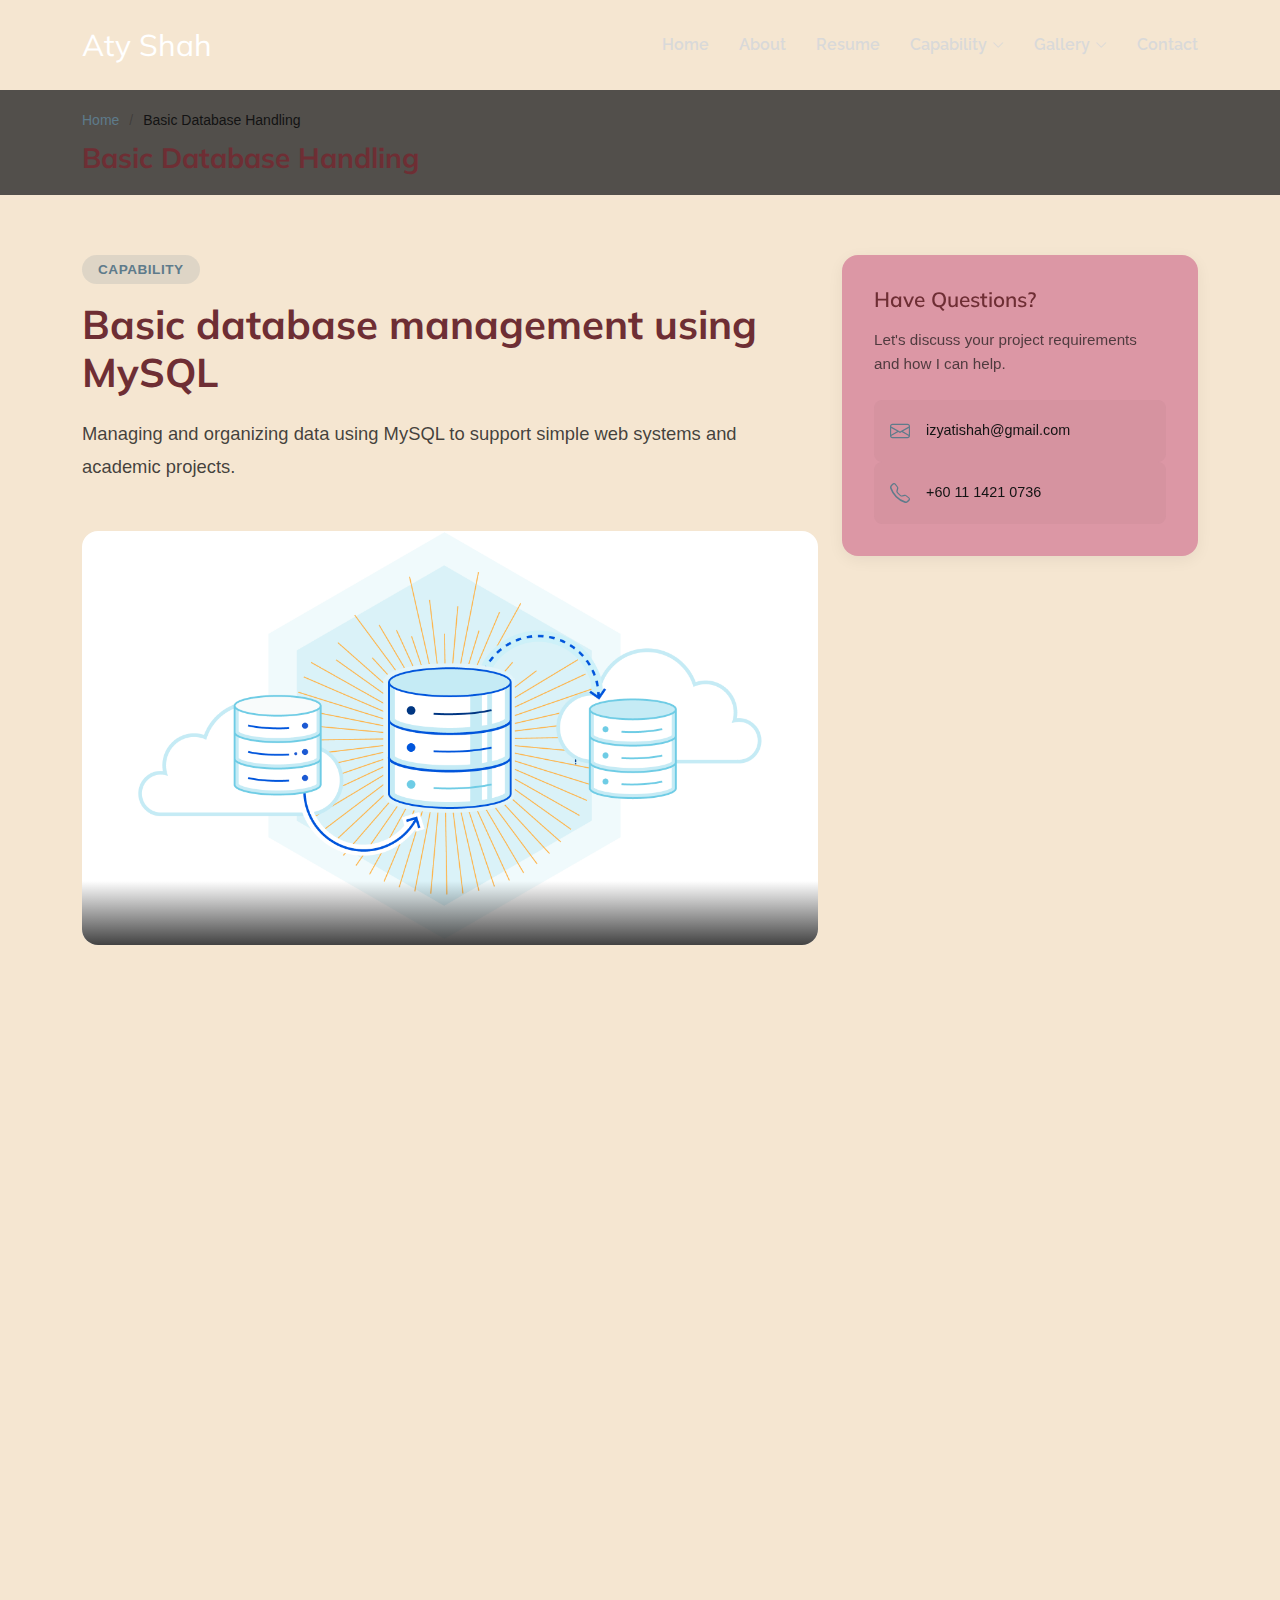
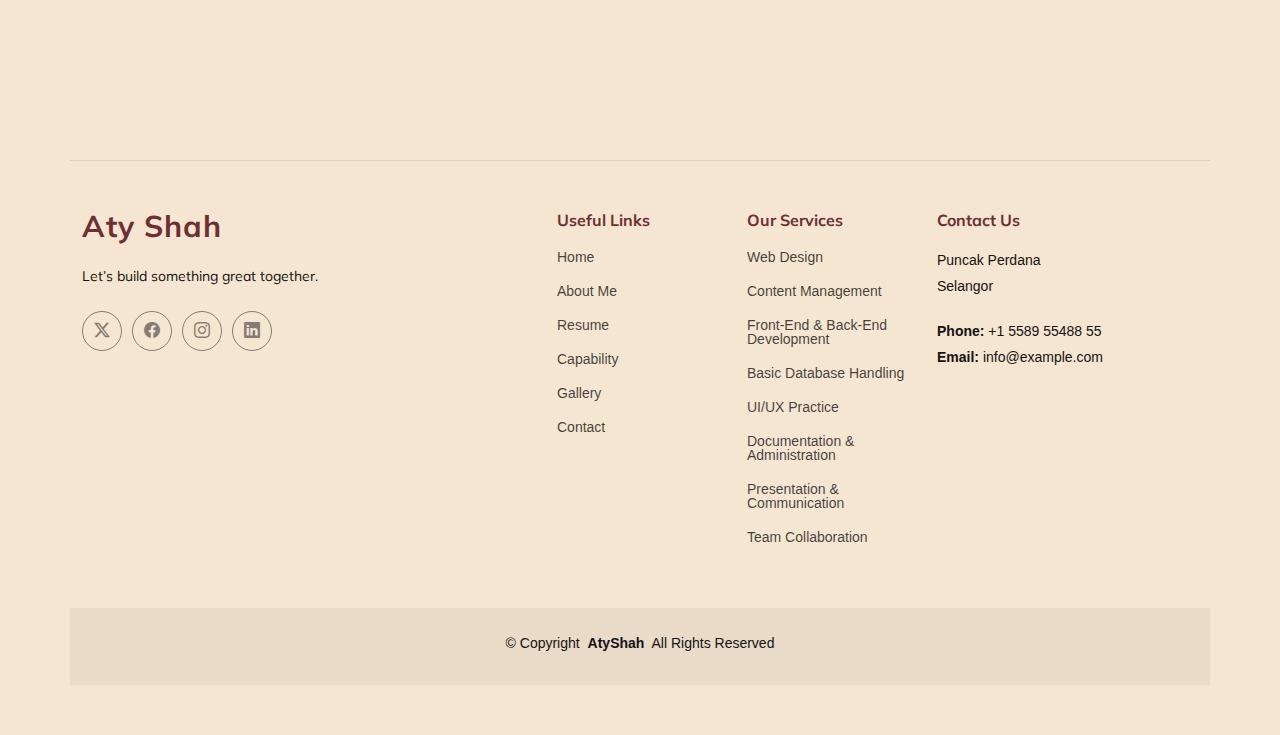
<file: basicdatabase.html>
<!DOCTYPE html>
<html lang="en">

<head>
  <meta charset="utf-8">
  <meta content="width=device-width, initial-scale=1.0" name="viewport">
  <title>Capability- Web Design</title>
  <meta name="description" content="">
  <meta name="keywords" content="">

  <!-- Favicons -->
  <link href="assets/img/hurufA.jpg" rel="icon">
  <link href="assets/img/apple-touch-icon.png" rel="apple-touch-icon">

  <!-- Fonts -->
  <link href="https://fonts.googleapis.com" rel="preconnect">
  <link href="https://fonts.gstatic.com" rel="preconnect" crossorigin>
  <link href="https://fonts.googleapis.com/css2?family=Roboto:ital,wght@0,100;0,300;0,400;0,500;0,700;0,900;1,100;1,300;1,400;1,500;1,700;1,900&family=Raleway:ital,wght@0,100;0,200;0,300;0,400;0,500;0,600;0,700;0,800;0,900;1,100;1,200;1,300;1,400;1,500;1,600;1,700;1,800;1,900&family=Mulish:ital,wght@0,200;0,300;0,400;0,500;0,600;0,700;0,800;0,900;1,200;1,300;1,400;1,500;1,600;1,700;1,800;1,900&display=swap" rel="stylesheet">

  <!-- Vendor CSS Files -->
  <link href="assets/vendor/bootstrap/css/bootstrap.min.css" rel="stylesheet">
  <link href="assets/vendor/bootstrap-icons/bootstrap-icons.css" rel="stylesheet">
  <link href="assets/vendor/aos/aos.css" rel="stylesheet">
  <link href="assets/vendor/glightbox/css/glightbox.min.css" rel="stylesheet">
  <link href="assets/vendor/swiper/swiper-bundle.min.css" rel="stylesheet">

  <!-- Main CSS File -->
  <link href="assets/css/main.css" rel="stylesheet">

  <!-- =======================================================
  * Template Name: Craftivo
  * Template URL: https://bootstrapmade.com/craftivo-bootstrap-portfolio-template/
  * Updated: Oct 04 2025 with Bootstrap v5.3.8
  * Author: BootstrapMade.com
  * License: https://bootstrapmade.com/license/
  ======================================================== -->
</head>

<body class="service-details-page">

  <header id="header" class="header d-flex align-items-center sticky-top">
    <div class="container-fluid container-xl position-relative d-flex align-items-center">

      <a href="index.html" class="logo d-flex align-items-center me-auto">
        <!-- Uncomment the line below if you also wish to use an image logo -->
        <!-- <img src="assets/img/logo.webp" alt=""> -->
        <h1 class="sitename">Aty Shah</h1>
      </a>

      <nav id="navmenu" class="navmenu">
      <ul>
          <li><a href="index.html" class="read-more">Home</a></li>
          <li><a href="index.html #about">About</a></li>
          <li><a href="index.html #resume">Resume</a></li>
          <li class="dropdown"><a href=""><span>Capability</span> <i class="bi bi-chevron-down toggle-dropdown"></i></a>
            <ul>
              <li class="dropdown"><a href="services-details.html"><span>Web Design</span></a>
              </li>
              <li><a href="contentmang.html">Content Management</a></li>
              <li><a href="frontend.html">Front-End & Back-End Development</a></li>
              <li><a href="basicdatabase.html">Basic Database Handling</a></li>
            </ul>
          </li>
          <li class="dropdown"><a href="index.html #gallery"><span>Gallery</span> <i class="bi bi-chevron-down toggle-dropdown"></i></a>
            <ul>
              <li><a href="index.html #gallery">Me</a></li>
              <li class="dropdown"><a href="index.html #gallery"><span>Close Friends</span></a>
              </li>
              <li><a href="index.html #gallery">Interest</a></li>
              <li><a href="index.html #gallery">Random</a></li>
            </ul>
          </li>
          <li><a href="index.html #contact">Contact</a></li>
        </ul>
        <i class="mobile-nav-toggle d-xl-none bi bi-list"></i>
      </nav>

    </div>
  </header>

  <main class="main">

    <!-- Page Title -->
    <div class="page-title light-background">
      <div class="container">
        <nav class="breadcrumbs">
          <ol>
            <li><a href="index.html">Home</a></li>
            <li class="current">Basic Database Handling</li>
          </ol>
        </nav>
        <h1>Basic Database Handling</h1>
      </div>
    </div><!-- End Page Title -->

    <!-- Service Details Section -->
    <section id="service-details" class="service-details section">

      <div class="container" data-aos="fade-up" data-aos-delay="100">

        <div class="row">

          <div class="col-lg-4 order-lg-2">

            <div class="sticky-sidebar">

              <div class="contact-card" data-aos="fade-left" data-aos-delay="300">
                <h4>Have Questions?</h4>
                <p>Let's discuss your project requirements and how I can help.</p>
                <div class="contact-methods">
                  <a href="mailto:hello@example.com" class="contact-item">
                    <i class="bi bi-envelope"></i>
                    <span>izyatishah@gmail.com</span>
                  </a>
                  <a href="tel:+15551234567" class="contact-item">
                    <i class="bi bi-telephone"></i>
                    <span>+60 11 1421 0736</span>
                  </a>
                </div>
              </div>

            </div>

          </div>

          <div class="col-lg-8 order-lg-1">

            <div class="service-overview" data-aos="fade-up" data-aos-delay="200">
              <div class="overview-header">
                <span class="badge">Capability</span>
                <h2> Basic database management using MySQL</h2>
              </div>
              <p class="lead-text">Managing and organizing data using MySQL to support simple web systems and academic projects.</p>
            </div>

            <div class="service-image-showcase" data-aos="zoom-in" data-aos-delay="300">
              <img src="assets/img/basicdtbse.png" alt="Web Development" class="img-fluid main-image">
              <div class="image-overlay">
                <div class="tech-stack">
                </div>
              </div>
            </div>

            <div class="features-grid" data-aos="fade-up" data-aos-delay="400">
              <h3 class="section-heading">Task</h3>
              <div class="row g-4">
                <div class="col-md-3">
                  <div class="feature-box">
                    <div class="icon-wrapper">
                      <i class="bi bi-layers"></i>
                    </div>
                    <h4>Creating simple database tables</h4>
                    <p></p>
                  </div>
                </div>
                <div class="col-md-3">
                  <div class="feature-box">
                    <div class="icon-wrapper">
                      <i class="bi bi-speedometer2"></i>
                    </div>
                    <h4>Inserting and updating data</h4>
                    <p></p>
                  </div>
                </div>
                <div class="col-md-3">
                  <div class="feature-box">
                    <div class="icon-wrapper">
                      <i class="bi bi-code"></i>
                    </div>
                    <h4>Retrieving records using queries</h4>
                    <p></p>
                  </div>
                </div>
                <div class="col-md-3">
                  <div class="feature-box">
                    <div class="icon-wrapper">
                      <i class="bi bi-graph-up"></i>
                    </div>
                    <h4>Managing data for forms and systems</h4>
                    <p></p>
                  </div>
                </div>
                <div class="col-md-3">
                  <div class="feature-box">
                    <div class="icon-wrapper">
                      <i class="bi bi-file-earmark-code"></i>
                    </div>
                    <h4>Supporting basic website functionality</h4>
                    <p></p>
                  </div>
                </div>
              </div>
            </div>

      </div>

    </section><!-- /Service Details Section -->

  </main>

  <footer id="footer" class="footer">

    <div class="container footer-top">
      <div class="row gy-4">
        <div class="col-lg-5 col-md-12 footer-about">
          <a href="index.html" class="logo d-flex align-items-center">
            <span class="sitename">Aty Shah</span>
          </a>
          <p>Let’s build something great together.</p>
          <div class="social-links d-flex mt-4">
            <a href=""><i class="bi bi-twitter-x"></i></a>
            <a href=""><i class="bi bi-facebook"></i></a>
            <a href=""><i class="bi bi-instagram"></i></a>
            <a href=""><i class="bi bi-linkedin"></i></a>
          </div>
        </div>

        <div class="col-lg-2 col-6 footer-links">
          <h4>Useful Links</h4>
          <ul>
           <li><a href="#home">Home</a></li>
            <li><a href="#about">About Me</a></li>
            <li><a href="#resume">Resume</a></li>
            <li><a href="#services">Capability</a></li>
             <li><a href="#gallery">Gallery</a></li>
              <li><a href="#contact">Contact</a></li>
          </ul>
        </div>

        <div class="col-lg-2 col-6 footer-links">
          <h4>Our Services</h4>
          <ul>
            <li><a href="services-details.html">Web Design</a></li>
            <li><a href="contentmang.html">Content Management</a></li>
            <li><a href="frontend.html">Front-End & Back-End Development</a></li>
            <li><a href="basicdatabase.html">Basic Database Handling</a></li>
            <li><a href="#services">UI/UX Practice</a></li>
            <li><a href="#services">Documentation & Administration</a></li>
            <li><a href="#services">Presentation & Communication</a></li>
            <li><a href="#services">Team Collaboration</a></li>
          </ul>
        </div>

        <div class="col-lg-3 col-md-12 footer-contact text-center text-md-start">
          <h4>Contact Us</h4>
          <p>Puncak Perdana</p>
          <p>Selangor</p>
          <p class="mt-4"><strong>Phone:</strong> <span>+1 5589 55488 55</span></p>
          <p><strong>Email:</strong> <span>info@example.com</span></p>
        </div>

      </div>
    </div>

    <div class="container copyright text-center mt-4">
      <p>© <span>Copyright</span> <strong class="px-1 sitename">AtyShah</strong> <span>All Rights Reserved</span></p>
      <div class="credits">
        <!-- All the links in the footer should remain intact. -->
        <!-- You can delete the links only if you've purchased the pro version. -->
        <!-- Licensing information: https://bootstrapmade.com/license/ -->
        <!-- Purchase the pro version with working PHP/AJAX contact form: [buy-url] -->
      </div>
    </div>

  </footer>

  <!-- Scroll Top -->
  <a href="#" id="scroll-top" class="scroll-top d-flex align-items-center justify-content-center"><i class="bi bi-arrow-up-short"></i></a>

  <!-- Preloader -->
  <div id="preloader"></div>

  <!-- Vendor JS Files -->
  <script src="assets/vendor/bootstrap/js/bootstrap.bundle.min.js"></script>
  <script src="assets/vendor/php-email-form/validate.js"></script>
  <script src="assets/vendor/aos/aos.js"></script>
  <script src="assets/vendor/typed.js/typed.umd.js"></script>
  <script src="assets/vendor/waypoints/noframework.waypoints.js"></script>
  <script src="assets/vendor/glightbox/js/glightbox.min.js"></script>
  <script src="assets/vendor/imagesloaded/imagesloaded.pkgd.min.js"></script>
  <script src="assets/vendor/isotope-layout/isotope.pkgd.min.js"></script>
  <script src="assets/vendor/swiper/swiper-bundle.min.js"></script>

  <!-- Main JS File -->
  <script src="assets/js/main.js"></script>

</body>


</html>
</file>
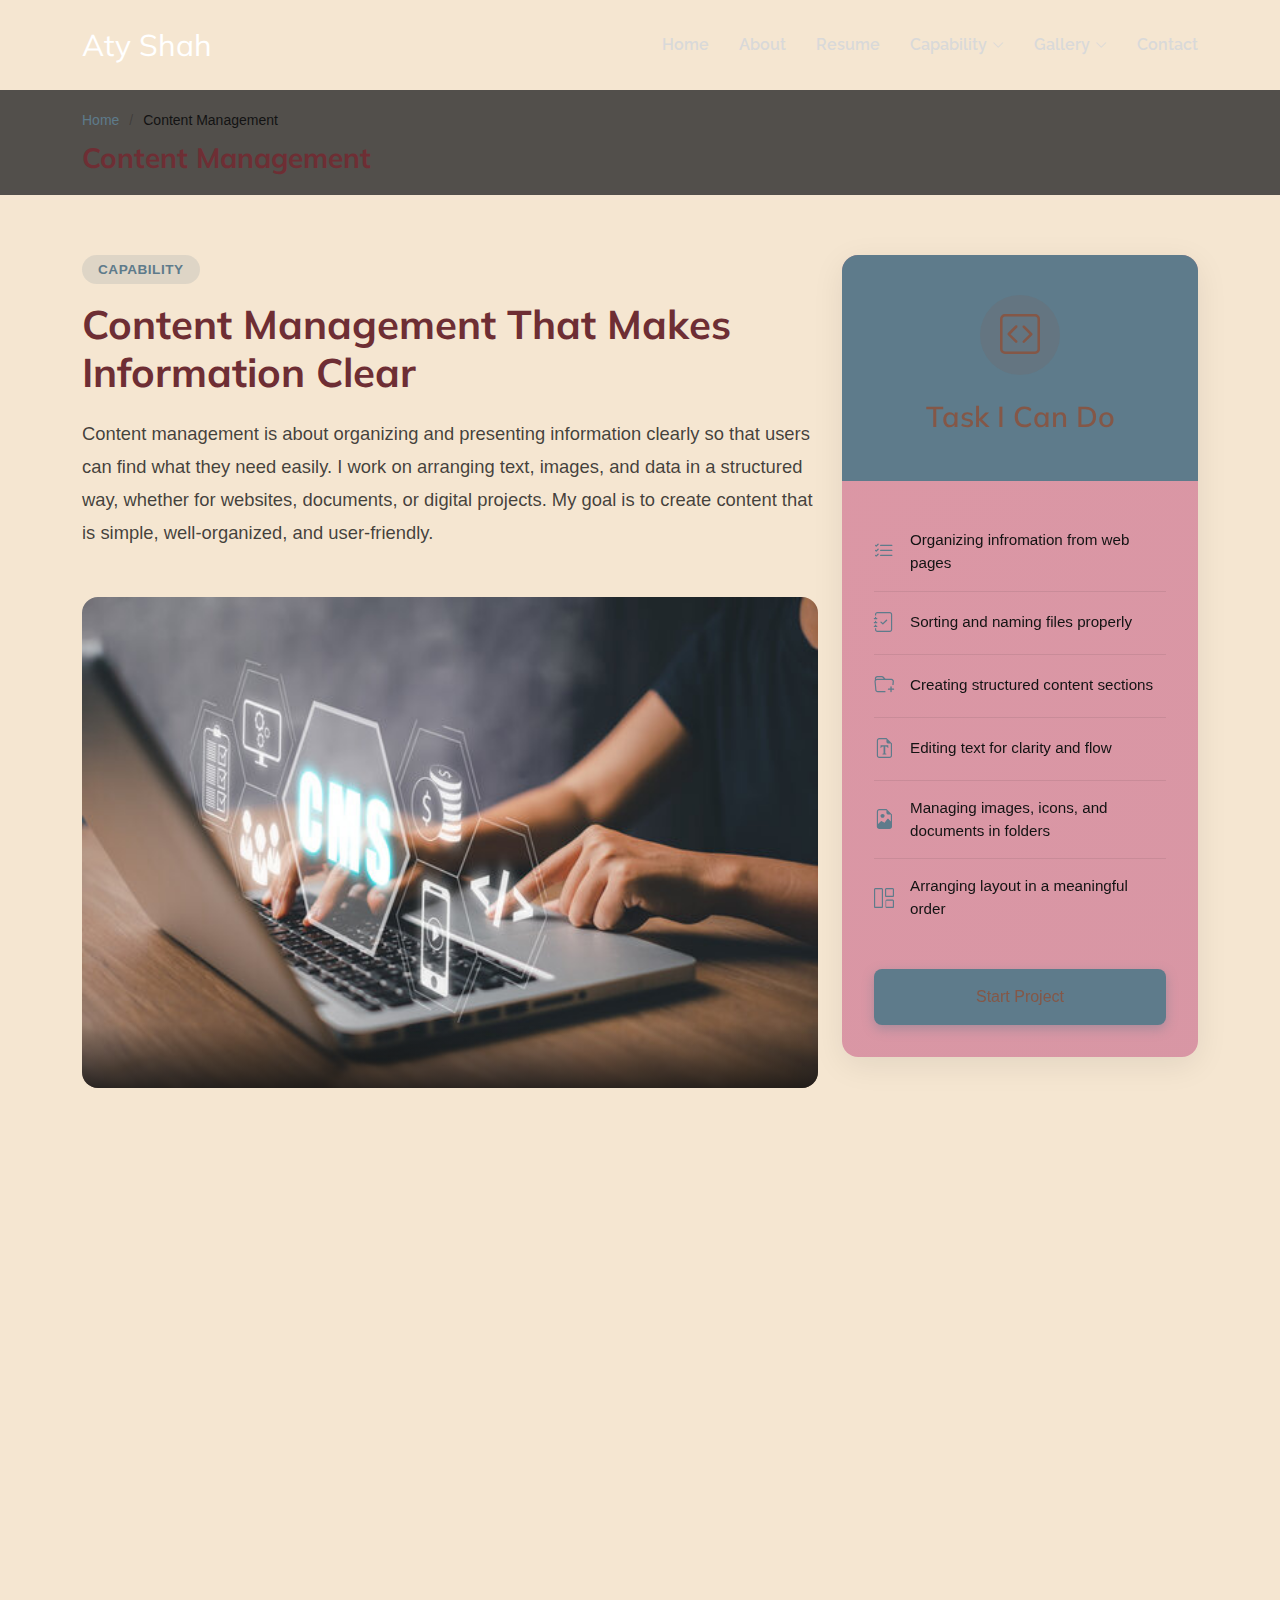
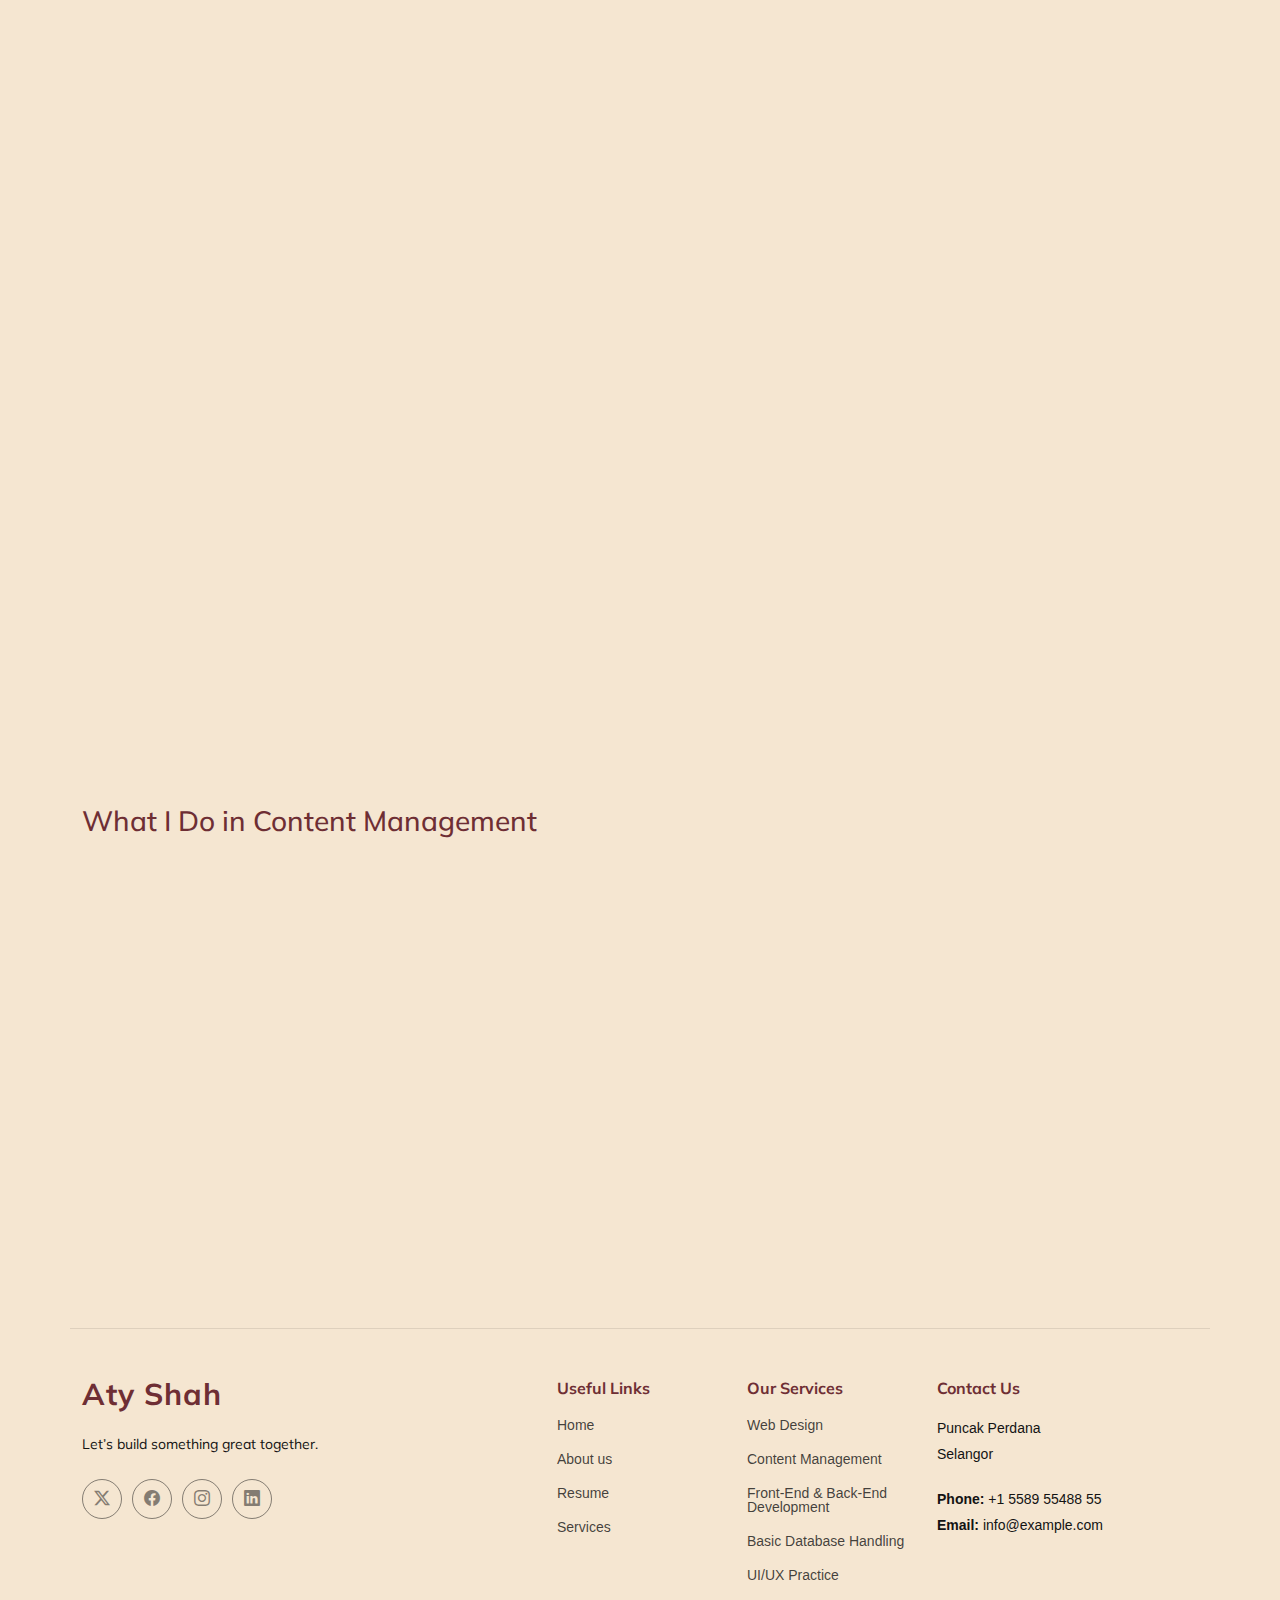
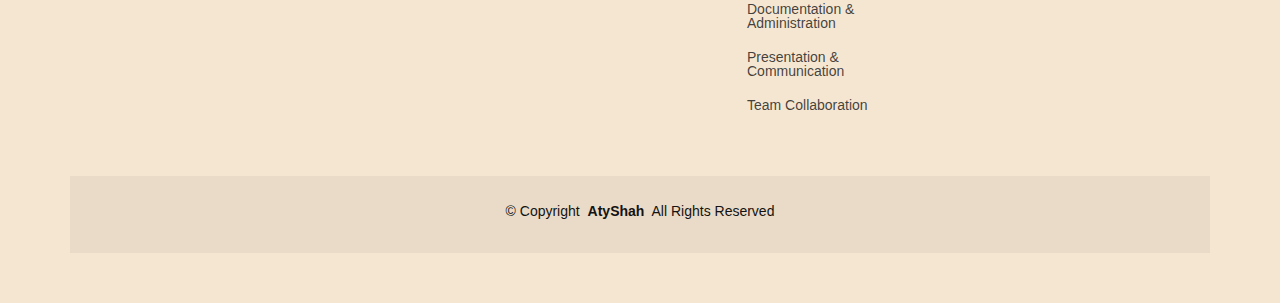
<file: contentmang.html>
<!DOCTYPE html>
<html lang="en">

<head>
  <meta charset="utf-8">
  <meta content="width=device-width, initial-scale=1.0" name="viewport">
  <title>Capability- Content Management</title>
  <meta name="description" content="">
  <meta name="keywords" content="">

  <!-- Favicons -->
  <link href="assets/img/hurufA.jpg" rel="icon">
  <link href="assets/img/apple-touch-icon.png" rel="apple-touch-icon">

  <!-- Fonts -->
  <link href="https://fonts.googleapis.com" rel="preconnect">
  <link href="https://fonts.gstatic.com" rel="preconnect" crossorigin>
  <link href="https://fonts.googleapis.com/css2?family=Roboto:ital,wght@0,100;0,300;0,400;0,500;0,700;0,900;1,100;1,300;1,400;1,500;1,700;1,900&family=Raleway:ital,wght@0,100;0,200;0,300;0,400;0,500;0,600;0,700;0,800;0,900;1,100;1,200;1,300;1,400;1,500;1,600;1,700;1,800;1,900&family=Mulish:ital,wght@0,200;0,300;0,400;0,500;0,600;0,700;0,800;0,900;1,200;1,300;1,400;1,500;1,600;1,700;1,800;1,900&display=swap" rel="stylesheet">

  <!-- Vendor CSS Files -->
  <link href="assets/vendor/bootstrap/css/bootstrap.min.css" rel="stylesheet">
  <link href="assets/vendor/bootstrap-icons/bootstrap-icons.css" rel="stylesheet">
  <link href="assets/vendor/aos/aos.css" rel="stylesheet">
  <link href="assets/vendor/glightbox/css/glightbox.min.css" rel="stylesheet">
  <link href="assets/vendor/swiper/swiper-bundle.min.css" rel="stylesheet">

  <!-- Main CSS File -->
  <link href="assets/css/main.css" rel="stylesheet">

  <!-- =======================================================
  * Template Name: Craftivo
  * Template URL: https://bootstrapmade.com/craftivo-bootstrap-portfolio-template/
  * Updated: Oct 04 2025 with Bootstrap v5.3.8
  * Author: BootstrapMade.com
  * License: https://bootstrapmade.com/license/
  ======================================================== -->
</head>

<body class="service-details-page">

  <header id="header" class="header d-flex align-items-center sticky-top">
    <div class="container-fluid container-xl position-relative d-flex align-items-center">

      <a href="index.html" class="logo d-flex align-items-center me-auto">
        <!-- Uncomment the line below if you also wish to use an image logo -->
        <!-- <img src="assets/img/logo.webp" alt=""> -->
        <h1 class="sitename">Aty Shah</h1>
      </a>

      <nav id="navmenu" class="navmenu">
      <ul>
          <li><a href="index.html" class="read-more">Home</a></li>
          <li><a href="index.html #about">About</a></li>
          <li><a href="index.html #resume">Resume</a></li>
          <li class="dropdown"><a href=""><span>Capability</span> <i class="bi bi-chevron-down toggle-dropdown"></i></a>
            <ul>
              <li class="dropdown"><a href="services-details.html"><span>Web Design</span></a>
              </li>
              <li><a href="contentmang.html">Content Management</a></li>
              <li><a href="frontend.html">Front-End & Back-End Development</a></li>
              <li><a href="basicdatabase.html">Basic Database Handling</a></li>
            </ul>
          </li>
          <li class="dropdown"><a href="index.html #gallery"><span>Gallery</span> <i class="bi bi-chevron-down toggle-dropdown"></i></a>
            <ul>
              <li><a href="index.html #gallery">Me</a></li>
              <li class="dropdown"><a href="index.html #gallery"><span>Close Friends</span></a>
              </li>
              <li><a href="index.html #gallery">Interest</a></li>
              <li><a href="index.html #gallery">Random</a></li>
            </ul>
          </li>
          <li><a href="index.html #contact">Contact</a></li>
        </ul>
        <i class="mobile-nav-toggle d-xl-none bi bi-list"></i>
      </nav>

    </div>
  </header>

  <main class="main">

    <!-- Page Title -->
    <div class="page-title light-background">
      <div class="container">
        <nav class="breadcrumbs">
          <ol>
            <li><a href="index.html">Home</a></li>
            <li class="current">Content Management</li>
          </ol>
        </nav>
        <h1>Content Management</h1>
      </div>
    </div><!-- End Page Title -->

    <!-- Service Details Section -->
    <section id="service-details" class="service-details section">

      <div class="container" data-aos="fade-up" data-aos-delay="100">

        <div class="row">

          <div class="col-lg-4 order-lg-2">

            <div class="sticky-sidebar">

              <div class="service-card" data-aos="fade-left" data-aos-delay="200">
                <div class="card-header">
                  <div class="service-icon">
                    <i class="bi bi-code-square"></i>
                  </div>
                  <h3>Task I Can Do</h3>
                  <p class="service-tagline"></p>
                </div>
                <div class="card-body">

                  <ul class="quick-info">
                    <li>
                      <i class="bi bi-list-check"></i>
                      <span>Organizing infromation from web pages</span>
                    </li>
                    <li>
                      <i class="bi bi-journal-check"></i>
                      <span>Sorting and naming files properly</span>
                    </li>
                    <li>
                      <i class="bi bi-folder-plus"></i>
                      <span>Creating structured content sections</span>
                    </li>
                    <li>
                      <i class="bi bi-file-earmark-font"></i>
                      <span>Editing text for clarity and flow</span>
                    </li>
                    <li>
                      <i class="bi bi-file-earmark-image"></i>
                      <span>Managing images, icons, and documents in folders</span>
                    </li>
                    <li>
                      <i class="bi bi-grid-1x2"></i>
                      <span>Arranging layout in a meaningful order</span>
                    </li>
                  </ul>
                  <div class="cta-buttons">
                    <a href="index.html#contact" class="btn-primary">Start Project</a>
                  </div>
                </div>
              </div>

              <div class="contact-card" data-aos="fade-left" data-aos-delay="300">
                <h4>Have Questions?</h4>
                <p>Let's discuss your project requirements and how I can help.</p>
                <div class="contact-methods">
                  <a href="mailto:hello@example.com" class="contact-item">
                    <i class="bi bi-envelope"></i>
                    <span>izyatishah@gmail.com</span>
                  </a>
                  <a href="tel:+15551234567" class="contact-item">
                    <i class="bi bi-telephone"></i>
                    <span>+60 11 1421 0736</span>
                  </a>
                </div>
              </div>
              

            </div>

          </div>

          <div class="col-lg-8 order-lg-1">

            <div class="service-overview" data-aos="fade-up" data-aos-delay="200">
              <div class="overview-header">
                <span class="badge">Capability</span>
                <h2> Content Management That Makes Information Clear</h2>
              </div>
              <p class="lead-text">Content management is about organizing and presenting information clearly so that users can find what they need easily. I work on arranging text, images, and data in a structured way, whether for websites, documents, or digital projects. My goal is to create content that is simple, well-organized, and user-friendly.</p>
            </div>

            <div class="service-image-showcase" data-aos="zoom-in" data-aos-delay="300">
              <img src="assets/img/cms.jpg" alt="Web Development" class="img-fluid main-image">
              <div class="image-overlay">
                <div class="tech-stack">
                </div>
              </div>
            </div>

            <div class="features-grid" data-aos="fade-up" data-aos-delay="400">
              <h3 class="section-heading">Why Content Management Metters</h3>
              <div class="row g-4">
                <div class="col-md-13">
                  <div class="feature-box">
                    <div class="icon-wrapper">
                      <i class="bi bi-front"></i>
                    </div>
                    <h4></h4>
                    <p>Good content management improves user experience by making information easy to read, accessible, and consistent. This helps users navigate pages smoothly and find what they need without confusion.</p>
                  </div>
                </div>
              </div>
            </div>

            <div class="workflow-section" data-aos="fade-up" data-aos-delay="500">
              <h3 class="section-heading">Content Management Workflow</h3>
              <div class="timeline">
                <div class="timeline-item">
                  <div class="timeline-marker">1</div>
                  <div class="timeline-content">
                    <h4>Planning</h4>
                    <p>Understanding the purpose of the content and who will use it.</p>
                  </div>
                </div>
                <div class="timeline-item">
                  <div class="timeline-marker">2</div>
                  <div class="timeline-content">
                    <h4>Organizing Information</h4>
                    <p>Categorizing text, images, and files into a clear structure</p>
                  </div>
                </div>
                <div class="timeline-item">
                  <div class="timeline-marker">3</div>
                  <div class="timeline-content">
                    <h4>Creating & Editing Content</h4>
                    <p>Writing, formatting, and improving content to ensure accuracy and clarity</p>
                  </div>
                </div>
                <div class="timeline-item">
                  <div class="timeline-marker">4</div>
                  <div class="timeline-content">
                    <h4>Reviewing & Refining</h4>
                    <p>Checking for readability, consistency, and usability before finalizing</p>
                  </div>
                </div>
              </div>
            </div>

            <h3 class="section-heading">What I Do in Content Management</h3>
            <div class="contact-card" data-aos="fade-left" data-aos-delay="300">
                <h4>Content Organization & Structure</h4>
                <p></p>
                <div class="contact-methods">
                  <a class="contact-item">
                    <i class="bi bi-file-earmark-text"></i>
                    <span>Arrange written and visual content</span>
                  </a>
                  <a class="contact-item">
                    <i class="bi bi-columns"></i>
                    <span>Organize data into simple, readable formats</span>
                  </a>
                  <a class="contact-item">
                    <i class="bi bi-palette2"></i>
                    <span>Maintain structure and consistency across pages</span>
                  </a>
                  <a class="contact-item">
                    <i class="bi bi-layer-forward"></i>
                    <span>Improve clarity and layout of information</span>
                  </a>
                  <a class="contact-item">
                    <i class="bi bi-journals"></i>
                    <span>Prepare documents and digital content for projects</span>
                  </a>
                </div>
               </div>
              </div>
              
              
            </div>
          </div>
        </div>

      </div>

    </section><!-- /Service Details Section -->

  </main>

  <footer id="footer" class="footer">

    <div class="container footer-top">
      <div class="row gy-4">
        <div class="col-lg-5 col-md-12 footer-about">
          <a href="index.html" class="logo d-flex align-items-center">
            <span class="sitename">Aty Shah</span>
          </a>
          <p>Let’s build something great together.</p>
          <div class="social-links d-flex mt-4">
            <a href=""><i class="bi bi-twitter-x"></i></a>
            <a href=""><i class="bi bi-facebook"></i></a>
            <a href=""><i class="bi bi-instagram"></i></a>
            <a href=""><i class="bi bi-linkedin"></i></a>
          </div>
        </div>

        <div class="col-lg-2 col-6 footer-links">
          <h4>Useful Links</h4>
          <ul>
            <li><a href="index.html #home">Home</a></li>
            <li><a href="index.html #about">About us</a></li>
            <li><a href="index.html #resume">Resume</a></li>
            <li><a href="index.html #service">Services</a></li>
          </ul>
        </div>

        <div class="col-lg-2 col-6 footer-links">
          <h4>Our Services</h4>
          <ul>
            <li><a href="#">Web Design</a></li>
            <li><a href="#">Content Management</a></li>
            <li><a href="#">Front-End & Back-End Development</a></li>
            <li><a href="#">Basic Database Handling</a></li>
            <li><a href="#">UI/UX Practice</a></li>
            <li><a href="#">Documentation & Administration</a></li>
            <li><a href="#">Presentation & Communication </a></li>
            <li><a href="#">Team Collaboration</a></li>
          </ul>
        </div>

        <div class="col-lg-3 col-md-12 footer-contact text-center text-md-start">
          <h4>Contact Us</h4>
          <p>Puncak Perdana</p>
          <p>Selangor</p>
          <p class="mt-4"><strong>Phone:</strong> <span>+1 5589 55488 55</span></p>
          <p><strong>Email:</strong> <span>info@example.com</span></p>
        </div>

      </div>
    </div>

    <div class="container copyright text-center mt-4">
      <p>© <span>Copyright</span> <strong class="px-1 sitename">AtyShah</strong> <span>All Rights Reserved</span></p>
      <div class="credits">
        <!-- All the links in the footer should remain intact. -->
        <!-- You can delete the links only if you've purchased the pro version. -->
        <!-- Licensing information: https://bootstrapmade.com/license/ -->
        <!-- Purchase the pro version with working PHP/AJAX contact form: [buy-url] -->
      </div>
    </div>

  </footer>

  <!-- Scroll Top -->
  <a href="#" id="scroll-top" class="scroll-top d-flex align-items-center justify-content-center"><i class="bi bi-arrow-up-short"></i></a>

  <!-- Preloader -->
  <div id="preloader"></div>

  <!-- Vendor JS Files -->
  <script src="assets/vendor/bootstrap/js/bootstrap.bundle.min.js"></script>
  <script src="assets/vendor/php-email-form/validate.js"></script>
  <script src="assets/vendor/aos/aos.js"></script>
  <script src="assets/vendor/typed.js/typed.umd.js"></script>
  <script src="assets/vendor/waypoints/noframework.waypoints.js"></script>
  <script src="assets/vendor/glightbox/js/glightbox.min.js"></script>
  <script src="assets/vendor/imagesloaded/imagesloaded.pkgd.min.js"></script>
  <script src="assets/vendor/isotope-layout/isotope.pkgd.min.js"></script>
  <script src="assets/vendor/swiper/swiper-bundle.min.js"></script>

  <!-- Main JS File -->
  <script src="assets/js/main.js"></script>

</body>

</html>
</file>
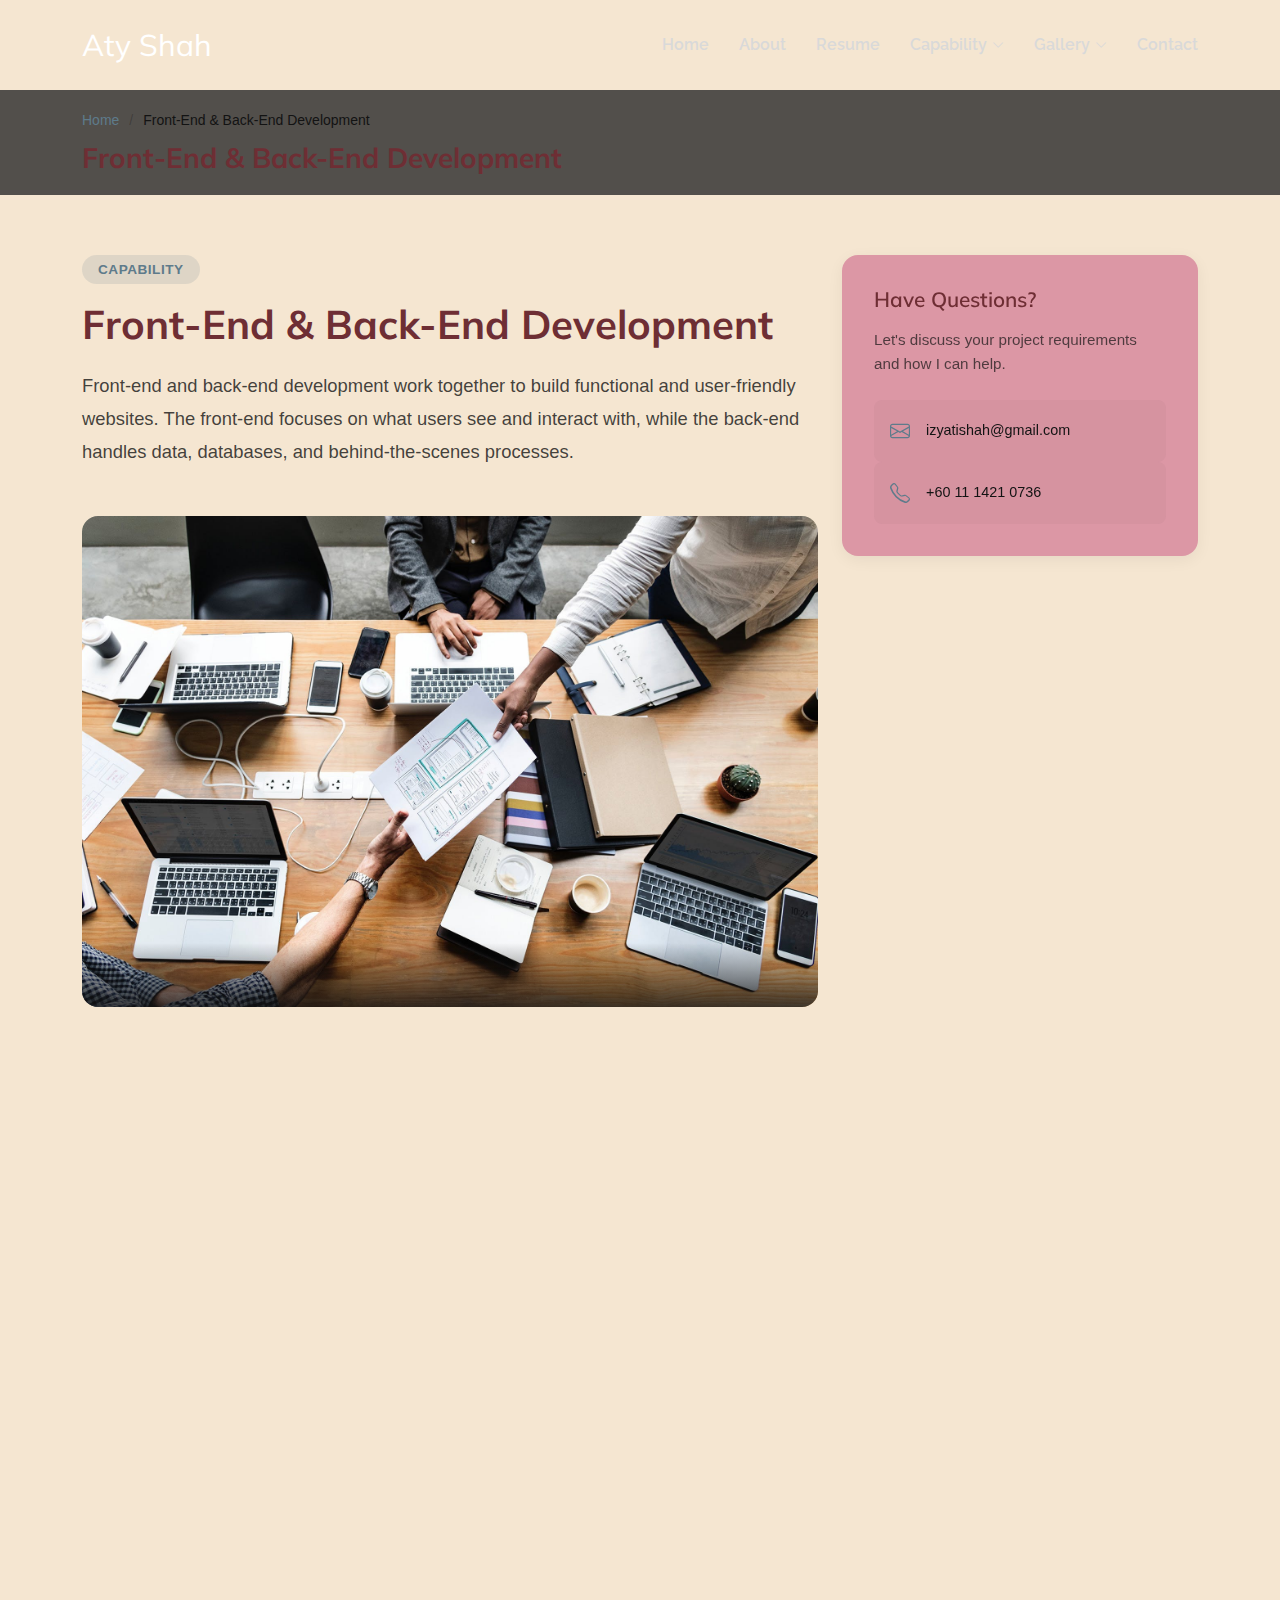
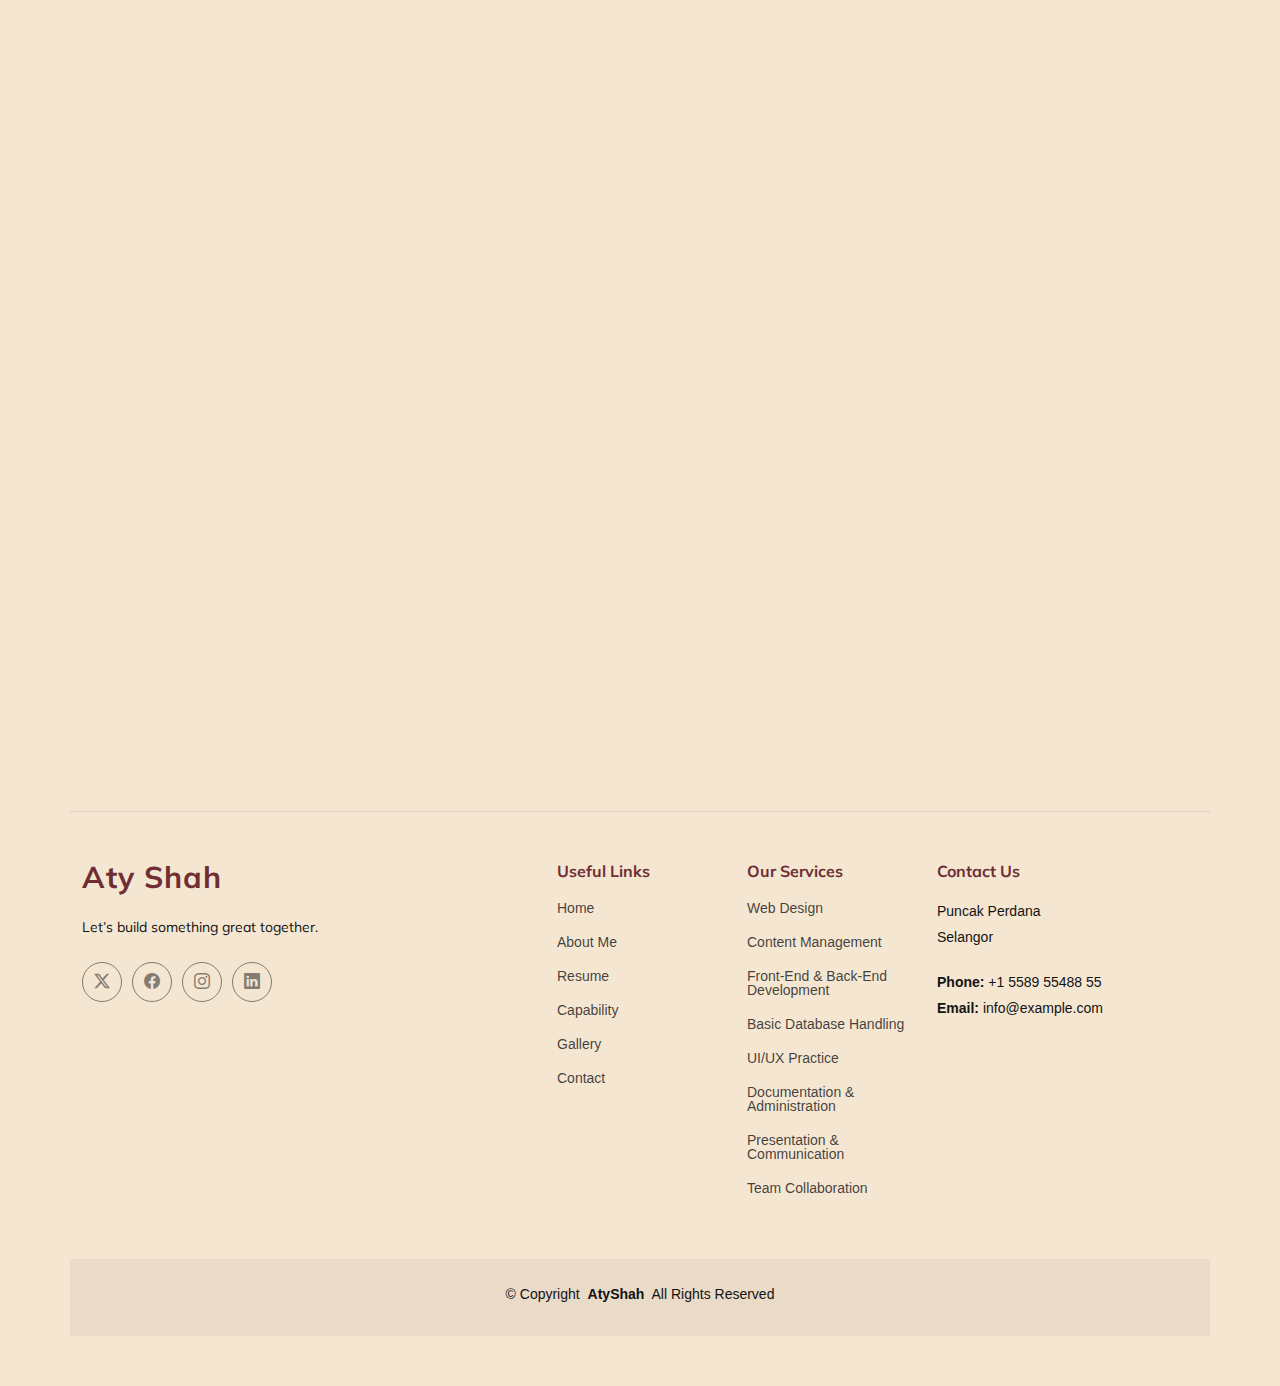
<file: frontend.html>
<!DOCTYPE html>
<html lang="en">

<head>
  <meta charset="utf-8">
  <meta content="width=device-width, initial-scale=1.0" name="viewport">
  <title>Capability - Front-End & Back-End Development</title>
  <meta name="description" content="">
  <meta name="keywords" content="">

  <!-- Favicons -->
  <link href="assets/img/hurufA.jpg" rel="icon">
  <link href="assets/img/apple-touch-icon.png" rel="apple-touch-icon">

  <!-- Fonts -->
  <link href="https://fonts.googleapis.com" rel="preconnect">
  <link href="https://fonts.gstatic.com" rel="preconnect" crossorigin>
  <link href="https://fonts.googleapis.com/css2?family=Roboto:ital,wght@0,100;0,300;0,400;0,500;0,700;0,900;1,100;1,300;1,400;1,500;1,700;1,900&family=Raleway:ital,wght@0,100;0,200;0,300;0,400;0,500;0,600;0,700;0,800;0,900;1,100;1,200;1,300;1,400;1,500;1,600;1,700;1,800;1,900&family=Mulish:ital,wght@0,200;0,300;0,400;0,500;0,600;0,700;0,800;0,900;1,200;1,300;1,400;1,500;1,600;1,700;1,800;1,900&display=swap" rel="stylesheet">

  <!-- Vendor CSS Files -->
  <link href="assets/vendor/bootstrap/css/bootstrap.min.css" rel="stylesheet">
  <link href="assets/vendor/bootstrap-icons/bootstrap-icons.css" rel="stylesheet">
  <link href="assets/vendor/aos/aos.css" rel="stylesheet">
  <link href="assets/vendor/glightbox/css/glightbox.min.css" rel="stylesheet">
  <link href="assets/vendor/swiper/swiper-bundle.min.css" rel="stylesheet">

  <!-- Main CSS File -->
  <link href="assets/css/main.css" rel="stylesheet">

  <!-- =======================================================
  * Template Name: Craftivo
  * Template URL: https://bootstrapmade.com/craftivo-bootstrap-portfolio-template/
  * Updated: Oct 04 2025 with Bootstrap v5.3.8
  * Author: BootstrapMade.com
  * License: https://bootstrapmade.com/license/
  ======================================================== -->
</head>

<body class="service-details-page">

  <header id="header" class="header d-flex align-items-center sticky-top">
    <div class="container-fluid container-xl position-relative d-flex align-items-center">

      <a href="index.html" class="logo d-flex align-items-center me-auto">
        <!-- Uncomment the line below if you also wish to use an image logo -->
        <!-- <img src="assets/img/logo.webp" alt=""> -->
        <h1 class="sitename">Aty Shah</h1>
      </a>

      <nav id="navmenu" class="navmenu">
      <ul>
          <li><a href="index.html" class="read-more">Home</a></li>
          <li><a href="index.html #about">About</a></li>
          <li><a href="index.html #resume">Resume</a></li>
          <li class="dropdown"><a href=""><span>Capability</span> <i class="bi bi-chevron-down toggle-dropdown"></i></a>
            <ul>
              <li class="dropdown"><a href="services-details.html"><span>Web Design</span></a>
              </li>
              <li><a href="contentmang.html">Content Management</a></li>
              <li><a href="frontend.html">Front-End & Back-End Development</a></li>
              <li><a href="basicdatabase.html">Basic Database Handling</a></li>
            </ul>
          </li>
          <li class="dropdown"><a href="index.html #gallery"><span>Gallery</span> <i class="bi bi-chevron-down toggle-dropdown"></i></a>
            <ul>
              <li><a href="index.html #gallery">Me</a></li>
              <li class="dropdown"><a href="index.html #gallery"><span>Close Friends</span></a>
              </li>
              <li><a href="index.html #gallery">Interest</a></li>
              <li><a href="index.html #gallery">Random</a></li>
            </ul>
          </li>
          <li><a href="index.html #contact">Contact</a></li>
        </ul>
        <i class="mobile-nav-toggle d-xl-none bi bi-list"></i>
      </nav>

    </div>
  </header>

  <main class="main">

    <!-- Page Title -->
    <div class="page-title light-background">
      <div class="container">
        <nav class="breadcrumbs">
          <ol>
            <li><a href="index.html">Home</a></li>
            <li class="current">Front-End & Back-End Development</li>
          </ol>
        </nav>
        <h1>Front-End & Back-End Development</h1>
      </div>
    </div><!-- End Page Title -->

    <!-- Service Details Section -->
    <section id="service-details" class="service-details section">

      <div class="container" data-aos="fade-up" data-aos-delay="100">

        <div class="row">

          <div class="col-lg-4 order-lg-2">

            <div class="sticky-sidebar">

              <div class="contact-card" data-aos="fade-left" data-aos-delay="300">
                <h4>Have Questions?</h4>
                <p>Let's discuss your project requirements and how I can help.</p>
                <div class="contact-methods">
                  <a href="mailto:hello@example.com" class="contact-item">
                    <i class="bi bi-envelope"></i>
                    <span>izyatishah@gmail.com</span>
                  </a>
                  <a href="tel:+15551234567" class="contact-item">
                    <i class="bi bi-telephone"></i>
                    <span>+60 11 1421 0736</span>
                  </a>
                </div>
              </div>

            </div>

          </div>

          <div class="col-lg-8 order-lg-1">

            <div class="service-overview" data-aos="fade-up" data-aos-delay="200">
              <div class="overview-header">
                <span class="badge">Capability</span>
                <h2> Front-End & Back-End Development</h2>
              </div>
              <p class="lead-text">Front-end and back-end development work together to build functional and user-friendly websites. The front-end focuses on what users see and interact with, while the back-end handles data, databases, and behind-the-scenes processes.</p>
            </div>

            <div class="service-image-showcase" data-aos="zoom-in" data-aos-delay="300">
              <img src="assets/img/frontend.jpg" alt="Web Development" class="img-fluid main-image">
              <div class="image-overlay">
                <div class="tech-stack">
                </div>
              </div>
            </div>

         <div class="features-grid" data-aos="fade-up" data-aos-delay="400">
             <h3 class="section-heading">Front-End & Back-End Responsibilities</h3>

            <!-- FRONT-END -->
            <div class="contact-card" data-aos="fade-left" data-aos-delay="300">
                <h4 class="section-heading">Front-End</h4>
                <div class="contact-methods">
                <a class="contact-item"><i class="bi bi-grid-1x2-fill"></i><span>Designing clean and simple layouts</span></a>
                <a class="contact-item"><i class="bi bi-code-slash"></i><span>Styling pages using CSS</span></a>
                <a class="contact-item"><i class="bi bi-segmented-nav"></i><span>Creating user-friendly navigation</span></a>
                <a class="contact-item"><i class="bi bi-phone"></i><span>Making pages mobile-friendly</span></a>
                <a class="contact-item"><i class="bi bi-cart-plus"></i><span>Adding basic interactivity</span></a>
                </div>
            </div>
         </div>

            <!-- BACK-END -->
            <div class="contact-card" data-aos="fade-left" data-aos-delay="300">
                <h4 class="section-heading">Back-End</h4>
                <div class="contact-methods">
                <a class="contact-item"><i class="bi bi-grid-1x2-fill"></i><span>Handling form submissions</span></a>
                <a class="contact-item"><i class="bi bi-code-slash"></i><span>Connecting websites to databases</span></a>
                <a class="contact-item"><i class="bi bi-segmented-nav"></i><span>Storing and retrieving data</span></a>
                <a class="contact-item"><i class="bi bi-phone"></i><span>Building simple PHP functions</span></a>
                <a class="contact-item"><i class="bi bi-cart-plus"></i><span>Ensuring smooth system flow</span></a>
                </div>
            </div>

            <div class="tech-details" data-aos="fade-up" data-aos-delay="700">
              <h3 class="section-heading">Technologies I Use</h3>
              <div class="tech-categories">
                <div class="tech-category">
                  <h5>Front-End</h5>
                  <div class="tech-tags">
                    <span>HTML</span>
                    <span>CSS</span>
                    <span>JavaScript</span>
                  </div>
                </div>
                <div class="tech-category">
                  <h5>Back-End</h5>
                  <div class="tech-tags">
                    <span>PHP</span>
                    <span>MySQL</span>
                    <span>Python</span>
                  </div>
                </div>
              </div>
            </div>

          </div>

          </div>

        </div>

      </div>

    </section><!-- /Service Details Section -->

  </main>

  <footer id="footer" class="footer">

    <div class="container footer-top">
      <div class="row gy-4">
        <div class="col-lg-5 col-md-12 footer-about">
          <a href="index.html" class="logo d-flex align-items-center">
            <span class="sitename">Aty Shah</span>
          </a>
          <p>Let’s build something great together.</p>
          <div class="social-links d-flex mt-4">
            <a href=""><i class="bi bi-twitter-x"></i></a>
            <a href=""><i class="bi bi-facebook"></i></a>
            <a href=""><i class="bi bi-instagram"></i></a>
            <a href=""><i class="bi bi-linkedin"></i></a>
          </div>
        </div>

        <div class="col-lg-2 col-6 footer-links">
          <h4>Useful Links</h4>
          <ul>
            <li><a href="#home">Home</a></li>
            <li><a href="#about">About Me</a></li>
            <li><a href="#resume">Resume</a></li>
            <li><a href="#services">Capability</a></li>
             <li><a href="#gallery">Gallery</a></li>
              <li><a href="#contact">Contact</a></li>
          </ul>
        </div>

        <div class="col-lg-2 col-6 footer-links">
          <h4>Our Services</h4>
          <ul>
            <li><a href="#">Web Design</a></li>
            <li><a href="#">Content Management</a></li>
            <li><a href="#">Front-End & Back-End Development</a></li>
            <li><a href="#">Basic Database Handling</a></li>
            <li><a href="#">UI/UX Practice</a></li>
            <li><a href="#">Documentation & Administration</a></li>
            <li><a href="#">Presentation & Communication </a></li>
            <li><a href="#">Team Collaboration</a></li>
          </ul>
        </div>

        <div class="col-lg-3 col-md-12 footer-contact text-center text-md-start">
          <h4>Contact Us</h4>
          <p>Puncak Perdana</p>
          <p>Selangor</p>
          <p class="mt-4"><strong>Phone:</strong> <span>+1 5589 55488 55</span></p>
          <p><strong>Email:</strong> <span>info@example.com</span></p>
        </div>

      </div>
    </div>

    <div class="container copyright text-center mt-4">
      <p>© <span>Copyright</span> <strong class="px-1 sitename">AtyShah</strong> <span>All Rights Reserved</span></p>
      <div class="credits">
        <!-- All the links in the footer should remain intact. -->
        <!-- You can delete the links only if you've purchased the pro version. -->
        <!-- Licensing information: https://bootstrapmade.com/license/ -->
        <!-- Purchase the pro version with working PHP/AJAX contact form: [buy-url] -->
      </div>
    </div>

  </footer>

  <!-- Scroll Top -->
  <a href="#" id="scroll-top" class="scroll-top d-flex align-items-center justify-content-center"><i class="bi bi-arrow-up-short"></i></a>

  <!-- Preloader -->
  <div id="preloader"></div>

  <!-- Vendor JS Files -->
  <script src="assets/vendor/bootstrap/js/bootstrap.bundle.min.js"></script>
  <script src="assets/vendor/php-email-form/validate.js"></script>
  <script src="assets/vendor/aos/aos.js"></script>
  <script src="assets/vendor/typed.js/typed.umd.js"></script>
  <script src="assets/vendor/waypoints/noframework.waypoints.js"></script>
  <script src="assets/vendor/glightbox/js/glightbox.min.js"></script>
  <script src="assets/vendor/imagesloaded/imagesloaded.pkgd.min.js"></script>
  <script src="assets/vendor/isotope-layout/isotope.pkgd.min.js"></script>
  <script src="assets/vendor/swiper/swiper-bundle.min.js"></script>

  <!-- Main JS File -->
  <script src="assets/js/main.js"></script>

</body>


</html>
</file>
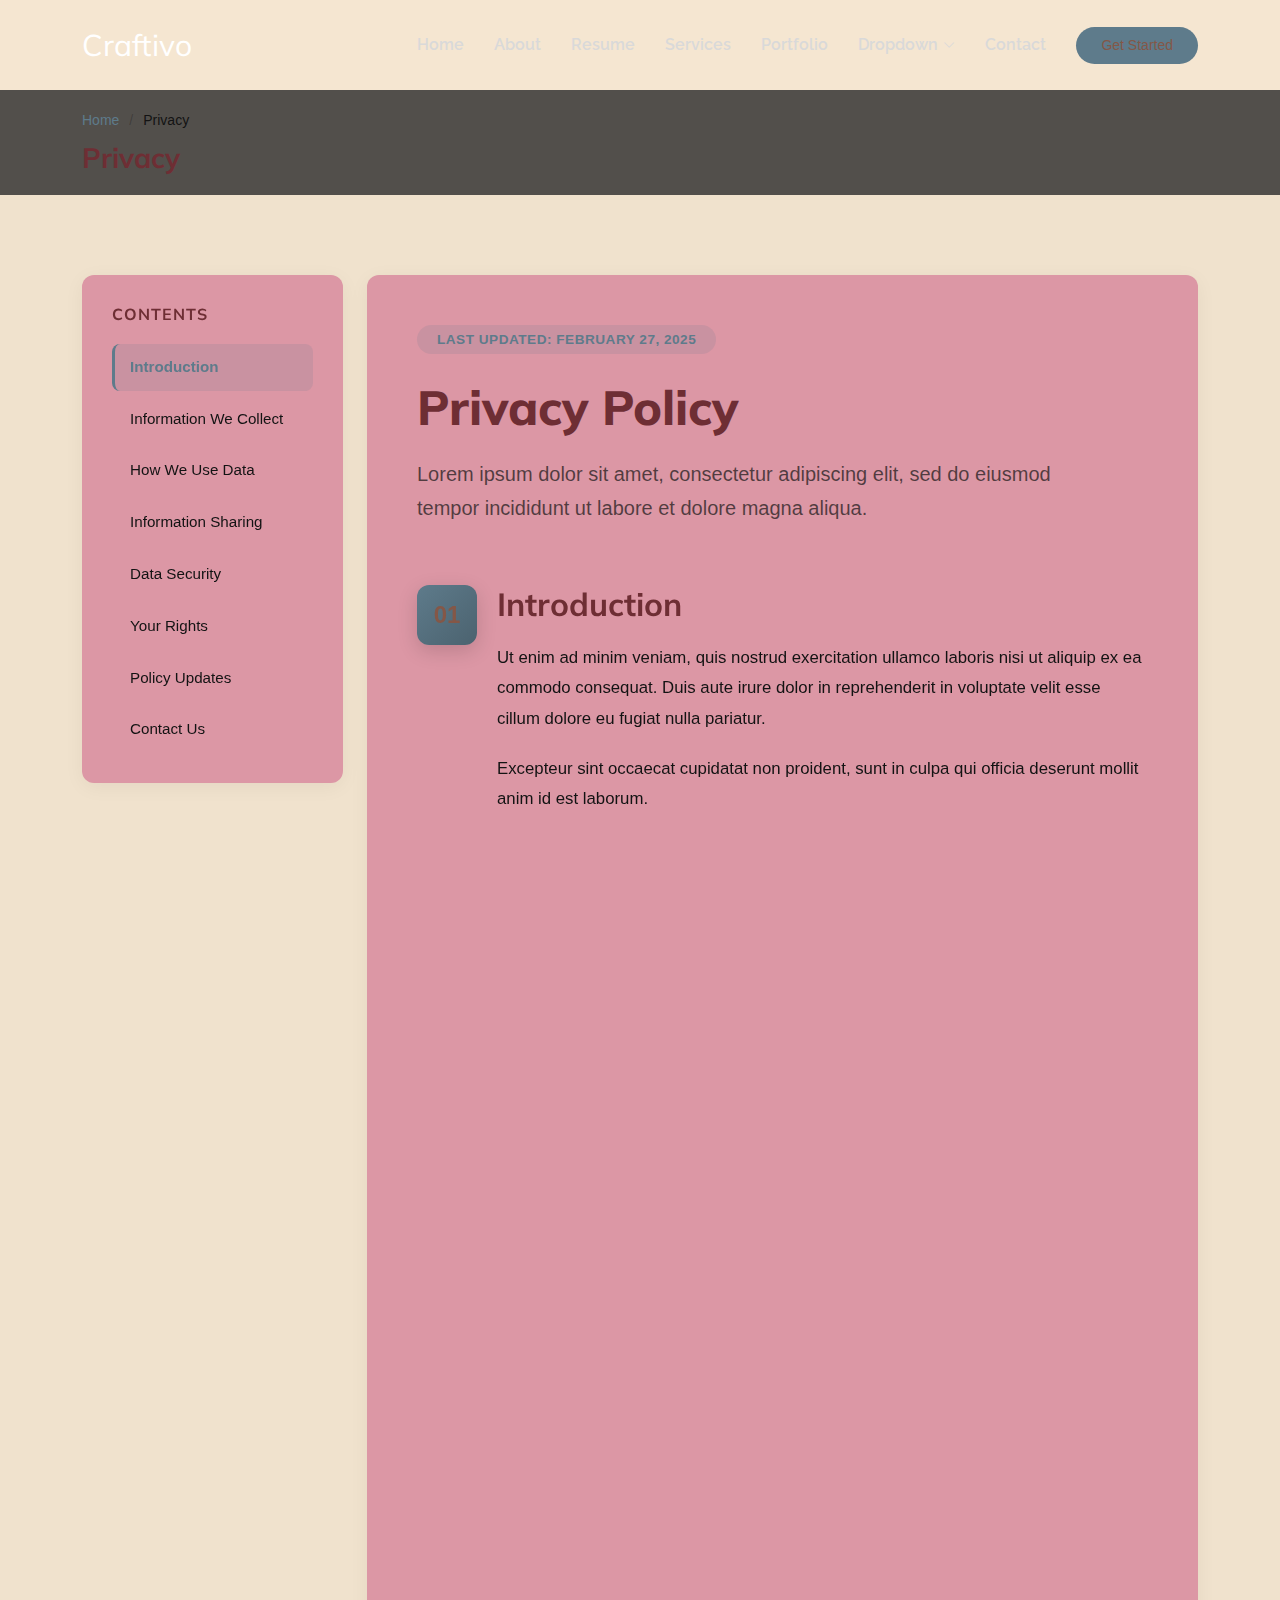
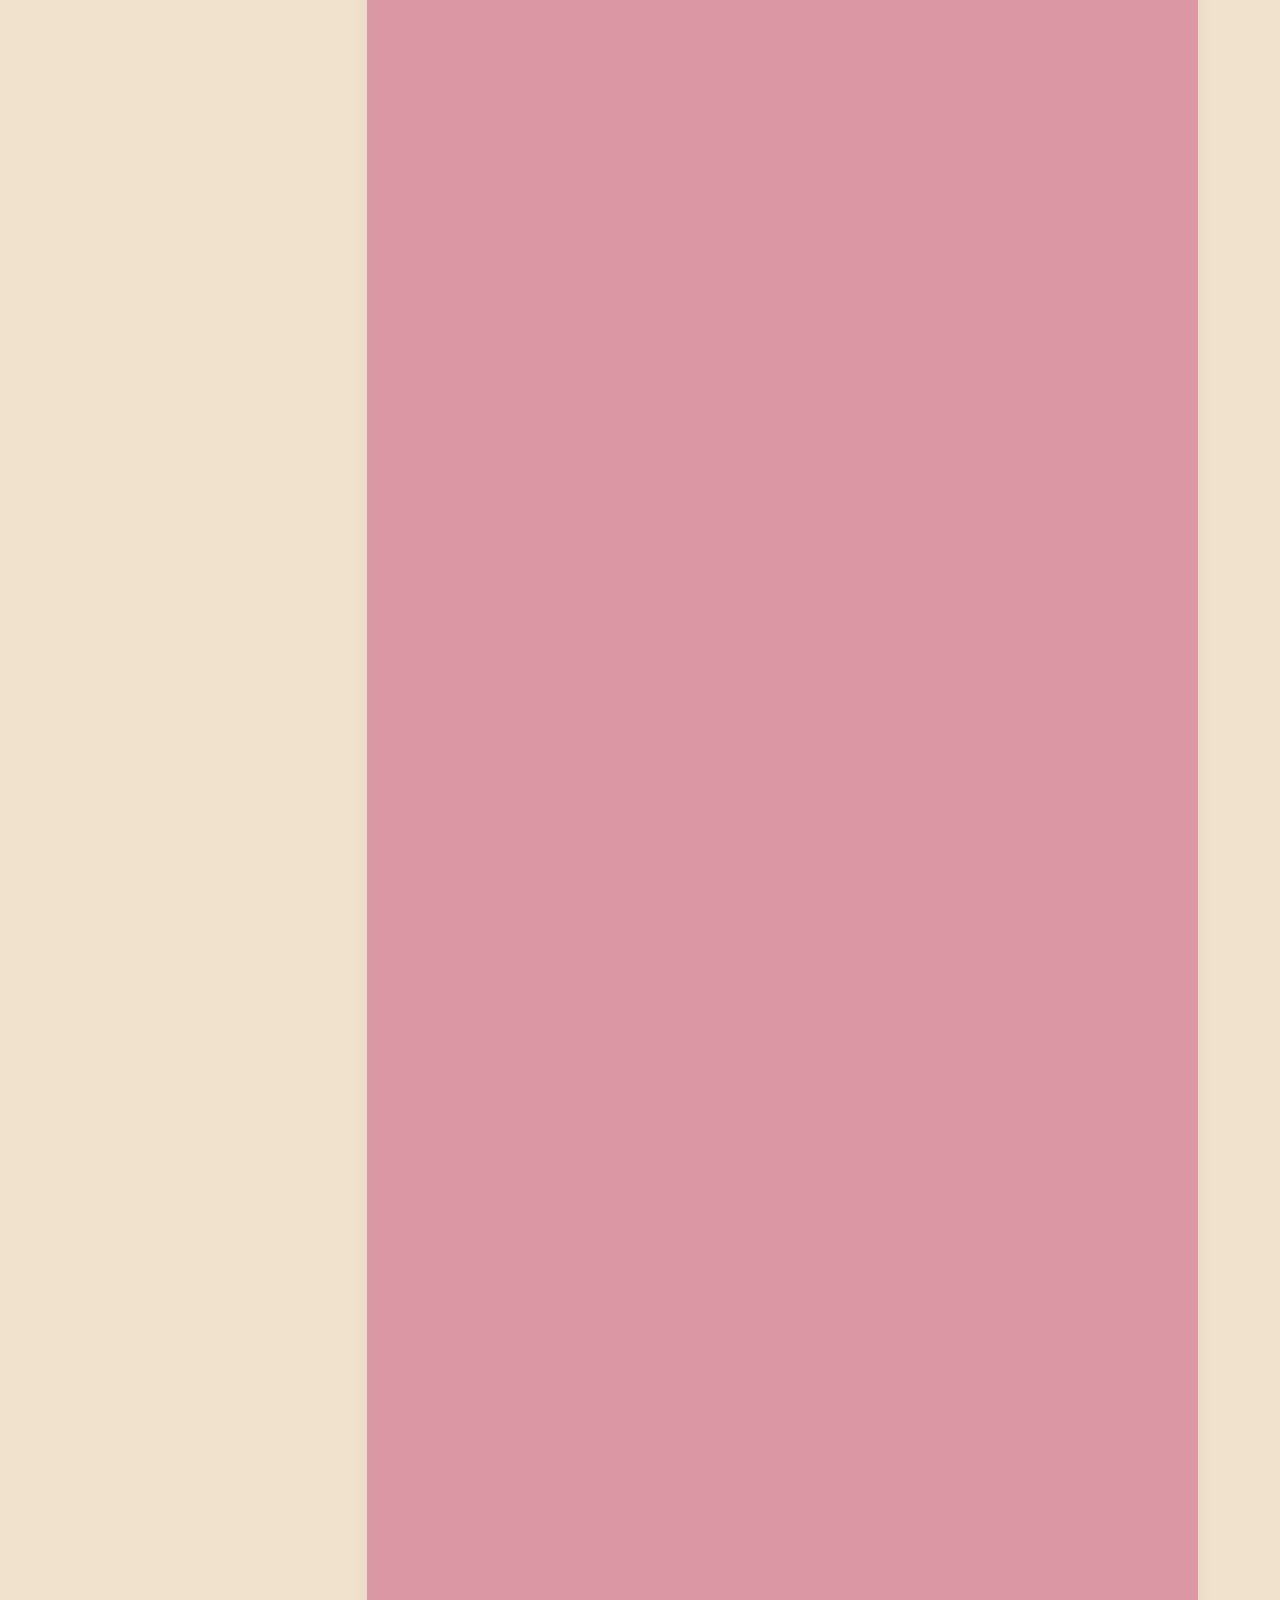
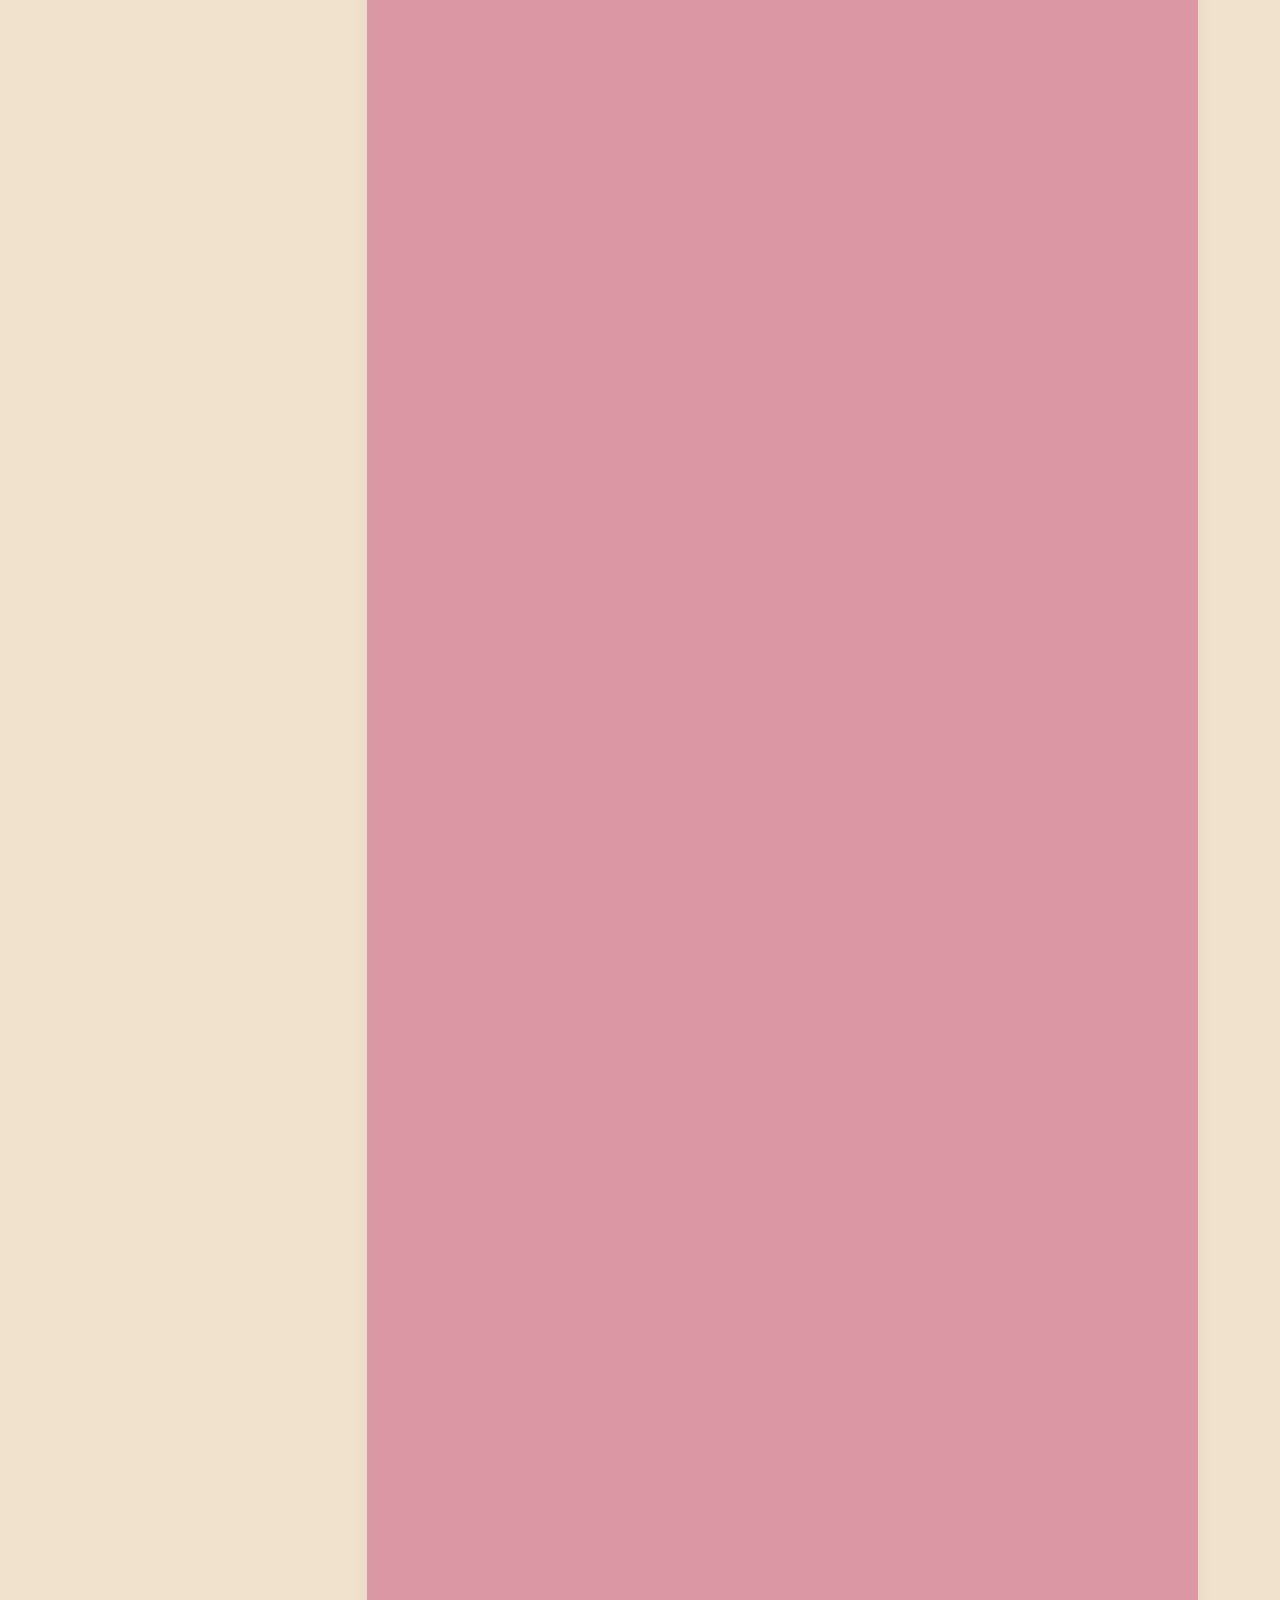
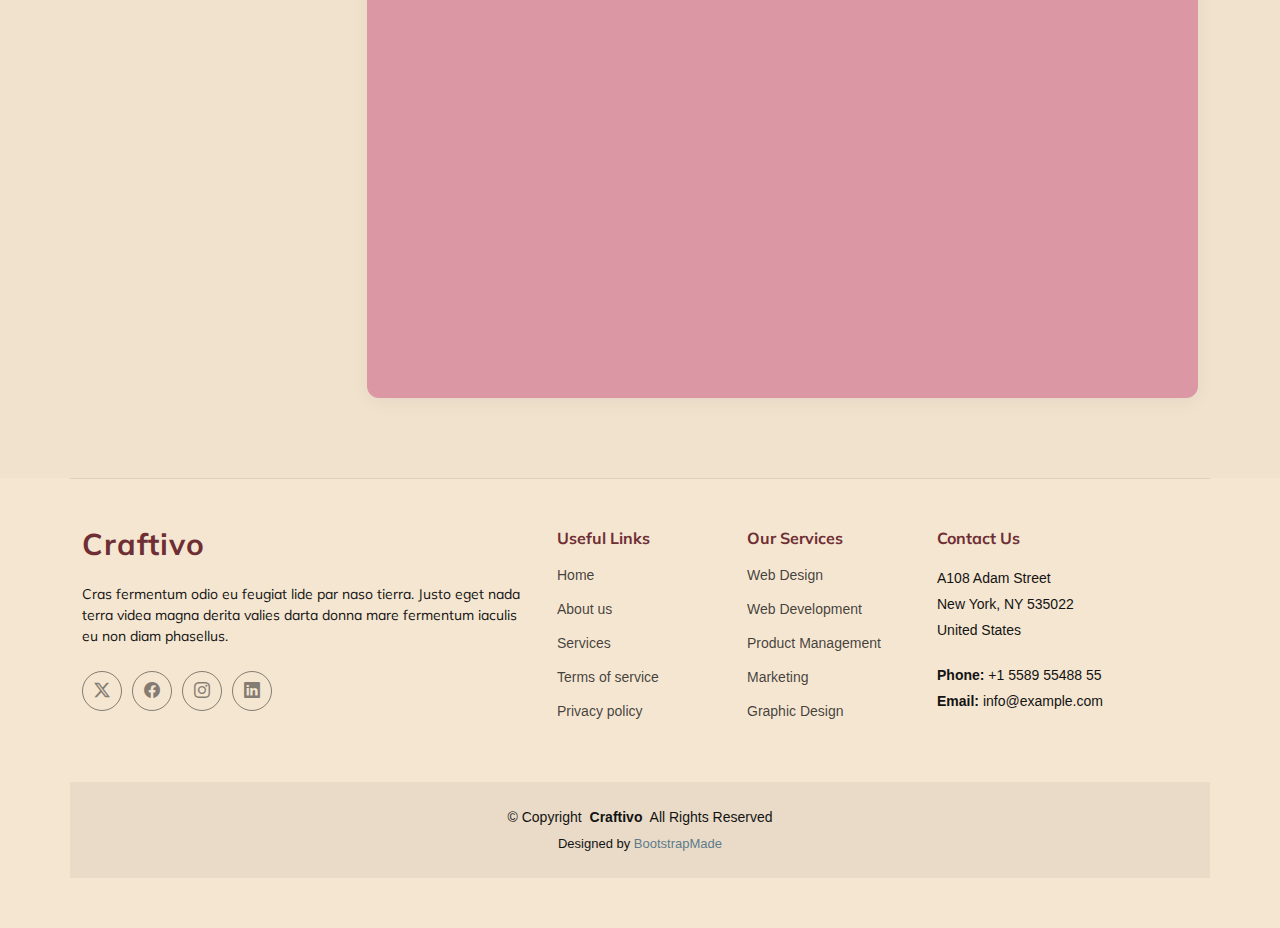
<file: privacy.html>
<!DOCTYPE html>
<html lang="en">

<head>
  <meta charset="utf-8">
  <meta content="width=device-width, initial-scale=1.0" name="viewport">
  <title>Privacy - Craftivo Bootstrap Template</title>
  <meta name="description" content="">
  <meta name="keywords" content="">

  <!-- Favicons -->
  <link href="assets/img/favicon.png" rel="icon">
  <link href="assets/img/apple-touch-icon.png" rel="apple-touch-icon">

  <!-- Fonts -->
  <link href="https://fonts.googleapis.com" rel="preconnect">
  <link href="https://fonts.gstatic.com" rel="preconnect" crossorigin>
  <link href="https://fonts.googleapis.com/css2?family=Roboto:ital,wght@0,100;0,300;0,400;0,500;0,700;0,900;1,100;1,300;1,400;1,500;1,700;1,900&family=Raleway:ital,wght@0,100;0,200;0,300;0,400;0,500;0,600;0,700;0,800;0,900;1,100;1,200;1,300;1,400;1,500;1,600;1,700;1,800;1,900&family=Mulish:ital,wght@0,200;0,300;0,400;0,500;0,600;0,700;0,800;0,900;1,200;1,300;1,400;1,500;1,600;1,700;1,800;1,900&display=swap" rel="stylesheet">

  <!-- Vendor CSS Files -->
  <link href="assets/vendor/bootstrap/css/bootstrap.min.css" rel="stylesheet">
  <link href="assets/vendor/bootstrap-icons/bootstrap-icons.css" rel="stylesheet">
  <link href="assets/vendor/aos/aos.css" rel="stylesheet">
  <link href="assets/vendor/glightbox/css/glightbox.min.css" rel="stylesheet">
  <link href="assets/vendor/swiper/swiper-bundle.min.css" rel="stylesheet">

  <!-- Main CSS File -->
  <link href="assets/css/main.css" rel="stylesheet">

  <!-- =======================================================
  * Template Name: Craftivo
  * Template URL: https://bootstrapmade.com/craftivo-bootstrap-portfolio-template/
  * Updated: Oct 04 2025 with Bootstrap v5.3.8
  * Author: BootstrapMade.com
  * License: https://bootstrapmade.com/license/
  ======================================================== -->
</head>

<body class="privacy-page">

  <header id="header" class="header d-flex align-items-center sticky-top">
    <div class="container-fluid container-xl position-relative d-flex align-items-center">

      <a href="index.html" class="logo d-flex align-items-center me-auto">
        <!-- Uncomment the line below if you also wish to use an image logo -->
        <!-- <img src="assets/img/logo.webp" alt=""> -->
        <h1 class="sitename">Craftivo</h1>
      </a>

      <nav id="navmenu" class="navmenu">
        <ul>
          <li><a href="#hero">Home</a></li>
          <li><a href="#about">About</a></li>
          <li><a href="#resume">Resume</a></li>
          <li><a href="#services">Services</a></li>
          <li><a href="#portfolio">Portfolio</a></li>
          <li class="dropdown"><a href="#"><span>Dropdown</span> <i class="bi bi-chevron-down toggle-dropdown"></i></a>
            <ul>
              <li><a href="#">Dropdown 1</a></li>
              <li class="dropdown"><a href="#"><span>Deep Dropdown</span> <i class="bi bi-chevron-down toggle-dropdown"></i></a>
                <ul>
                  <li><a href="#">Deep Dropdown 1</a></li>
                  <li><a href="#">Deep Dropdown 2</a></li>
                  <li><a href="#">Deep Dropdown 3</a></li>
                  <li><a href="#">Deep Dropdown 4</a></li>
                  <li><a href="#">Deep Dropdown 5</a></li>
                </ul>
              </li>
              <li><a href="#">Dropdown 2</a></li>
              <li><a href="#">Dropdown 3</a></li>
              <li><a href="#">Dropdown 4</a></li>
            </ul>
          </li>
          <li><a href="#contact">Contact</a></li>
        </ul>
        <i class="mobile-nav-toggle d-xl-none bi bi-list"></i>
      </nav>

      <a class="btn-getstarted" href="#about">Get Started</a>

    </div>
  </header>

  <main class="main">

    <!-- Page Title -->
    <div class="page-title light-background">
      <div class="container">
        <nav class="breadcrumbs">
          <ol>
            <li><a href="index.html">Home</a></li>
            <li class="current">Privacy</li>
          </ol>
        </nav>
        <h1>Privacy</h1>
      </div>
    </div><!-- End Page Title -->

    <!-- Privacy Section -->
    <section id="privacy" class="privacy section">

      <div class="container">

        <div class="row">
          <!-- Sidebar Navigation -->
          <div class="col-lg-3">
            <div class="policy-sidebar" data-aos="fade-right">
              <h3>Contents</h3>
              <nav class="policy-nav">
                <a href="#introduction" class="nav-link active">Introduction</a>
                <a href="#information-collect" class="nav-link">Information We Collect</a>
                <a href="#use-information" class="nav-link">How We Use Data</a>
                <a href="#sharing" class="nav-link">Information Sharing</a>
                <a href="#security" class="nav-link">Data Security</a>
                <a href="#rights" class="nav-link">Your Rights</a>
                <a href="#changes" class="nav-link">Policy Updates</a>
                <a href="#contact" class="nav-link">Contact Us</a>
              </nav>
            </div>
          </div>

          <!-- Main Content -->
          <div class="col-lg-9">
            <div class="policy-main">
              <!-- Header -->
              <div class="policy-hero" data-aos="fade-up">
                <div class="badge">Last Updated: February 27, 2025</div>
                <h1>Privacy Policy</h1>
                <p class="lead">Lorem ipsum dolor sit amet, consectetur adipiscing elit, sed do eiusmod tempor incididunt ut labore et dolore magna aliqua.</p>
              </div>

              <!-- Introduction -->
              <div class="policy-section" id="introduction" data-aos="fade-up" data-aos-delay="100">
                <div class="section-number">01</div>
                <h2>Introduction</h2>
                <p>Ut enim ad minim veniam, quis nostrud exercitation ullamco laboris nisi ut aliquip ex ea commodo consequat. Duis aute irure dolor in reprehenderit in voluptate velit esse cillum dolore eu fugiat nulla pariatur.</p>
                <p>Excepteur sint occaecat cupidatat non proident, sunt in culpa qui officia deserunt mollit anim id est laborum.</p>
              </div>

              <!-- Information Collection -->
              <div class="policy-section" id="information-collect" data-aos="fade-up" data-aos-delay="150">
                <div class="section-number">02</div>
                <h2>Information We Collect</h2>
                <p>Sed ut perspiciatis unde omnis iste natus error sit voluptatem accusantium doloremque laudantium, totam rem aperiam.</p>

                <div class="info-card">
                  <div class="card-icon">
                    <i class="bi bi-person-fill"></i>
                  </div>
                  <div class="card-content">
                    <h3>Personal Information</h3>
                    <p>Nemo enim ipsam voluptatem quia voluptas sit aspernatur aut odit aut fugit:</p>
                    <ul>
                      <li>Sed quia consequuntur magni dolores eos</li>
                      <li>Neque porro quisquam est</li>
                      <li>Quis autem vel eum iure reprehenderit</li>
                      <li>At vero eos et accusamus</li>
                    </ul>
                  </div>
                </div>

                <div class="info-card">
                  <div class="card-icon">
                    <i class="bi bi-gear-fill"></i>
                  </div>
                  <div class="card-content">
                    <h3>Automated Data Collection</h3>
                    <p>Et harum quidem rerum facilis est et expedita distinctio:</p>
                    <ul>
                      <li>Nam libero tempore, cum soluta nobis</li>
                      <li>Temporibus autem quibusdam et aut</li>
                      <li>Itaque earum rerum hic tenetur</li>
                      <li>Sed ut perspiciatis unde omnis</li>
                    </ul>
                  </div>
                </div>
              </div>

              <!-- Use of Information -->
              <div class="policy-section" id="use-information" data-aos="fade-up" data-aos-delay="200">
                <div class="section-number">03</div>
                <h2>How We Use Your Information</h2>
                <p>On the other hand, we denounce with righteous indignation and dislike men who are so beguiled and demoralized:</p>
                <div class="usage-grid">
                  <div class="usage-item">
                    <i class="bi bi-check-circle-fill"></i>
                    <span>Omnis dolor repellendus temporibus autem</span>
                  </div>
                  <div class="usage-item">
                    <i class="bi bi-check-circle-fill"></i>
                    <span>Itaque earum rerum hic tenetur sapiente</span>
                  </div>
                  <div class="usage-item">
                    <i class="bi bi-check-circle-fill"></i>
                    <span>Nam libero tempore cum soluta nobis</span>
                  </div>
                  <div class="usage-item">
                    <i class="bi bi-check-circle-fill"></i>
                    <span>Temporibus autem quibusdam et aut officiis</span>
                  </div>
                  <div class="usage-item">
                    <i class="bi bi-check-circle-fill"></i>
                    <span>At vero eos et accusamus dignissimos</span>
                  </div>
                  <div class="usage-item">
                    <i class="bi bi-check-circle-fill"></i>
                    <span>Et harum quidem rerum facilis expedita</span>
                  </div>
                </div>
              </div>

              <!-- Information Sharing -->
              <div class="policy-section" id="sharing" data-aos="fade-up" data-aos-delay="250">
                <div class="section-number">04</div>
                <h2>Information Sharing and Disclosure</h2>
                <p>These cases are perfectly simple and easy to distinguish. In a free hour, when our power of choice is untrammelled:</p>

                <div class="sharing-box">
                  <h3>With Your Consent</h3>
                  <p>Sed ut perspiciatis unde omnis iste natus error sit voluptatem accusantium doloremque laudantium, totam rem aperiam, eaque ipsa quae ab illo inventore.</p>
                </div>

                <div class="sharing-box">
                  <h3>Legal Requirements</h3>
                  <p>Nemo enim ipsam voluptatem quia voluptas sit aspernatur aut odit aut fugit, sed quia consequuntur magni dolores eos qui ratione:</p>
                  <ul>
                    <li>Voluptatem sequi nesciunt neque porro</li>
                    <li>Quisquam est qui dolorem ipsum quia</li>
                    <li>Dolor sit amet consectetur adipiscing elit</li>
                    <li>Sed do eiusmod tempor incididunt labore</li>
                  </ul>
                </div>
              </div>

              <!-- Data Security -->
              <div class="policy-section" id="security" data-aos="fade-up" data-aos-delay="300">
                <div class="section-number">05</div>
                <h2>Data Security</h2>
                <p>But I must explain to you how all this mistaken idea of denouncing pleasure and praising pain was born:</p>
                <div class="security-features">
                  <div class="feature">
                    <i class="bi bi-shield-lock"></i>
                    <h4>Encryption</h4>
                    <p>Lorem ipsum dolor sit amet consectetur adipiscing elit sed do eiusmod</p>
                  </div>
                  <div class="feature">
                    <i class="bi bi-eye-slash"></i>
                    <h4>Access Control</h4>
                    <p>Tempor incididunt ut labore et dolore magna aliqua ut enim minim veniam</p>
                  </div>
                  <div class="feature">
                    <i class="bi bi-database-lock"></i>
                    <h4>Data Protection</h4>
                    <p>Quis nostrud exercitation ullamco laboris nisi ut aliquip ex commodo</p>
                  </div>
                </div>
              </div>

              <!-- Your Rights -->
              <div class="policy-section" id="rights" data-aos="fade-up" data-aos-delay="100">
                <div class="section-number">06</div>
                <h2>Your Rights and Choices</h2>
                <p>Nor again is there anyone who loves or pursues or desires to obtain pain of itself, because it is pain:</p>
                <div class="rights-list">
                  <div class="right-item">
                    <div class="right-icon"><i class="bi bi-folder2-open"></i></div>
                    <div class="right-content">
                      <h4>Access Your Data</h4>
                      <p>Excepteur sint occaecat cupidatat non proident sunt in culpa</p>
                    </div>
                  </div>
                  <div class="right-item">
                    <div class="right-icon"><i class="bi bi-pencil-square"></i></div>
                    <div class="right-content">
                      <h4>Correct Information</h4>
                      <p>Qui officia deserunt mollit anim id est laborum sed ut</p>
                    </div>
                  </div>
                  <div class="right-item">
                    <div class="right-icon"><i class="bi bi-trash"></i></div>
                    <div class="right-content">
                      <h4>Delete Your Data</h4>
                      <p>Perspiciatis unde omnis iste natus error sit voluptatem</p>
                    </div>
                  </div>
                  <div class="right-item">
                    <div class="right-icon"><i class="bi bi-ban"></i></div>
                    <div class="right-content">
                      <h4>Object to Processing</h4>
                      <p>Accusantium doloremque laudantium totam rem aperiam</p>
                    </div>
                  </div>
                </div>
              </div>

              <!-- Policy Updates -->
              <div class="policy-section" id="changes" data-aos="fade-up" data-aos-delay="150">
                <div class="section-number">07</div>
                <h2>Changes to This Policy</h2>
                <p>To take a trivial example, which of us ever undertakes laborious physical exercise, except to obtain some advantage from it.</p>
                <p>But who has any right to find fault with a man who chooses to enjoy a pleasure that has no annoying consequences.</p>
              </div>

              <!-- Contact Section -->
              <div class="policy-contact" id="contact" data-aos="fade-up" data-aos-delay="200">
                <div class="contact-card">
                  <h2>Need Help?</h2>
                  <p>At vero eos et accusamus et iusto odio dignissimos ducimus qui blanditiis praesentium:</p>
                  <div class="contact-info">
                    <div class="info-item">
                      <i class="bi bi-envelope"></i>
                      <div>
                        <strong>Email Address</strong>
                        <span>privacy@example.com</span>
                      </div>
                    </div>
                    <div class="info-item">
                      <i class="bi bi-geo-alt"></i>
                      <div>
                        <strong>Office Location</strong>
                        <span>742 Evergreen Terrace, Springfield, IL 62701</span>
                      </div>
                    </div>
                  </div>
                </div>
              </div>

            </div>
          </div>

        </div>

      </div>

    </section><!-- /Privacy Section -->

  </main>

  <footer id="footer" class="footer">

    <div class="container footer-top">
      <div class="row gy-4">
        <div class="col-lg-5 col-md-12 footer-about">
          <a href="index.html" class="logo d-flex align-items-center">
            <span class="sitename">Craftivo</span>
          </a>
          <p>Cras fermentum odio eu feugiat lide par naso tierra. Justo eget nada terra videa magna derita valies darta donna mare fermentum iaculis eu non diam phasellus.</p>
          <div class="social-links d-flex mt-4">
            <a href=""><i class="bi bi-twitter-x"></i></a>
            <a href=""><i class="bi bi-facebook"></i></a>
            <a href=""><i class="bi bi-instagram"></i></a>
            <a href=""><i class="bi bi-linkedin"></i></a>
          </div>
        </div>

        <div class="col-lg-2 col-6 footer-links">
          <h4>Useful Links</h4>
          <ul>
            <li><a href="#">Home</a></li>
            <li><a href="#">About us</a></li>
            <li><a href="#">Services</a></li>
            <li><a href="#">Terms of service</a></li>
            <li><a href="#">Privacy policy</a></li>
          </ul>
        </div>

        <div class="col-lg-2 col-6 footer-links">
          <h4>Our Services</h4>
          <ul>
            <li><a href="#">Web Design</a></li>
            <li><a href="#">Web Development</a></li>
            <li><a href="#">Product Management</a></li>
            <li><a href="#">Marketing</a></li>
            <li><a href="#">Graphic Design</a></li>
          </ul>
        </div>

        <div class="col-lg-3 col-md-12 footer-contact text-center text-md-start">
          <h4>Contact Us</h4>
          <p>A108 Adam Street</p>
          <p>New York, NY 535022</p>
          <p>United States</p>
          <p class="mt-4"><strong>Phone:</strong> <span>+1 5589 55488 55</span></p>
          <p><strong>Email:</strong> <span>info@example.com</span></p>
        </div>

      </div>
    </div>

    <div class="container copyright text-center mt-4">
      <p>© <span>Copyright</span> <strong class="px-1 sitename">Craftivo</strong> <span>All Rights Reserved</span></p>
      <div class="credits">
        <!-- All the links in the footer should remain intact. -->
        <!-- You can delete the links only if you've purchased the pro version. -->
        <!-- Licensing information: https://bootstrapmade.com/license/ -->
        <!-- Purchase the pro version with working PHP/AJAX contact form: [buy-url] -->
        Designed by <a href="https://bootstrapmade.com/">BootstrapMade</a>
      </div>
    </div>

  </footer>

  <!-- Scroll Top -->
  <a href="#" id="scroll-top" class="scroll-top d-flex align-items-center justify-content-center"><i class="bi bi-arrow-up-short"></i></a>

  <!-- Preloader -->
  <div id="preloader"></div>

  <!-- Vendor JS Files -->
  <script src="assets/vendor/bootstrap/js/bootstrap.bundle.min.js"></script>
  <script src="assets/vendor/php-email-form/validate.js"></script>
  <script src="assets/vendor/aos/aos.js"></script>
  <script src="assets/vendor/typed.js/typed.umd.js"></script>
  <script src="assets/vendor/waypoints/noframework.waypoints.js"></script>
  <script src="assets/vendor/glightbox/js/glightbox.min.js"></script>
  <script src="assets/vendor/imagesloaded/imagesloaded.pkgd.min.js"></script>
  <script src="assets/vendor/isotope-layout/isotope.pkgd.min.js"></script>
  <script src="assets/vendor/swiper/swiper-bundle.min.js"></script>

  <!-- Main JS File -->
  <script src="assets/js/main.js"></script>

</body>

</html>
</file>
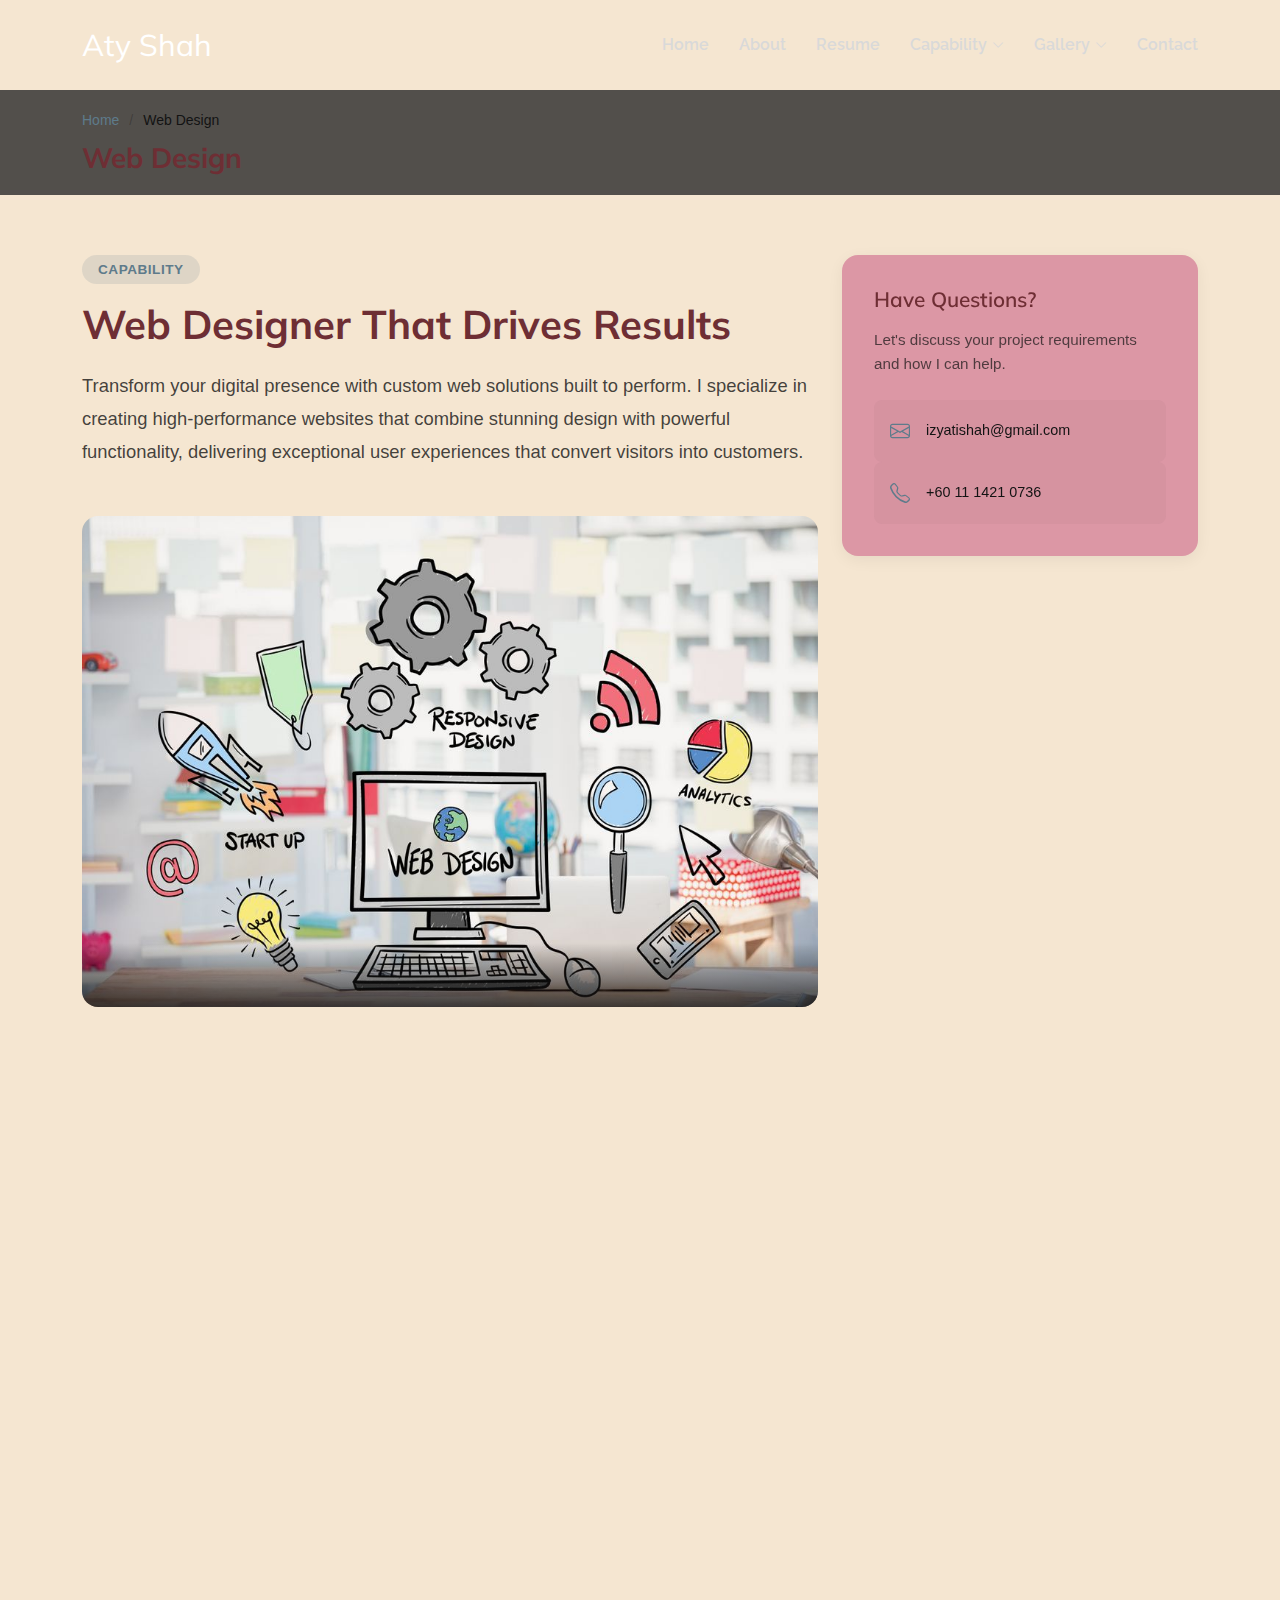
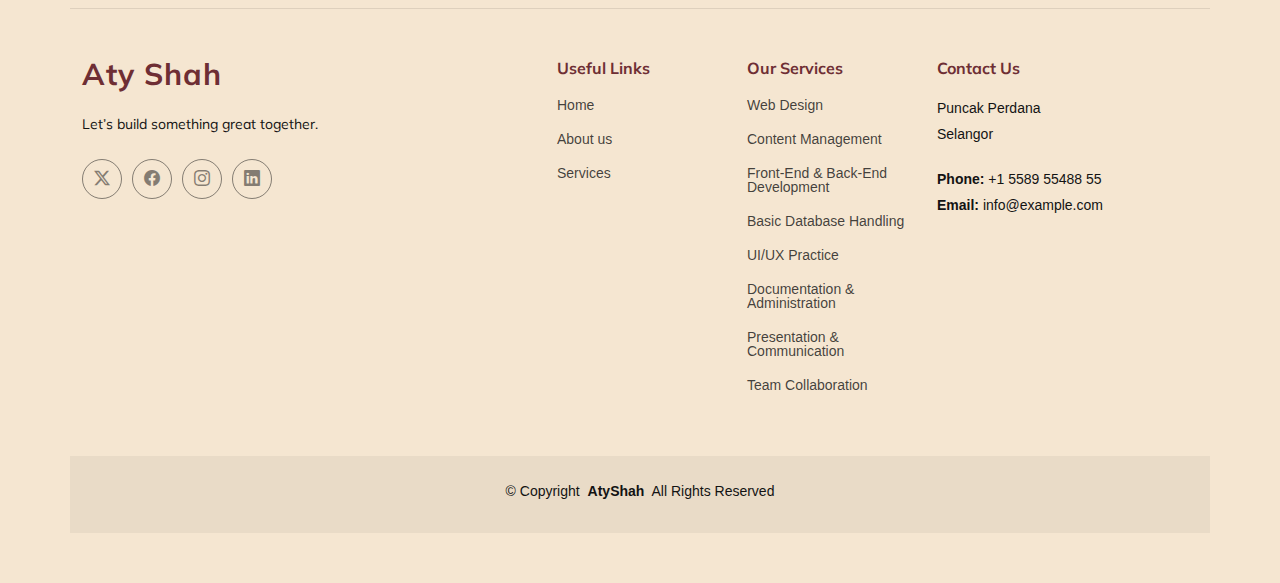
<file: services-details.html>
<!DOCTYPE html>
<html lang="en">

<head>
  <meta charset="utf-8">
  <meta content="width=device-width, initial-scale=1.0" name="viewport">
  <title>Capability- Wb Design</title>
  <meta name="description" content="">
  <meta name="keywords" content="">

  <!-- Favicons -->
  <link href="assets/img/hurufA.jpg" rel="icon">
  <link href="assets/img/apple-touch-icon.png" rel="apple-touch-icon">

  <!-- Fonts -->
  <link href="https://fonts.googleapis.com" rel="preconnect">
  <link href="https://fonts.gstatic.com" rel="preconnect" crossorigin>
  <link href="https://fonts.googleapis.com/css2?family=Roboto:ital,wght@0,100;0,300;0,400;0,500;0,700;0,900;1,100;1,300;1,400;1,500;1,700;1,900&family=Raleway:ital,wght@0,100;0,200;0,300;0,400;0,500;0,600;0,700;0,800;0,900;1,100;1,200;1,300;1,400;1,500;1,600;1,700;1,800;1,900&family=Mulish:ital,wght@0,200;0,300;0,400;0,500;0,600;0,700;0,800;0,900;1,200;1,300;1,400;1,500;1,600;1,700;1,800;1,900&display=swap" rel="stylesheet">

  <!-- Vendor CSS Files -->
  <link href="assets/vendor/bootstrap/css/bootstrap.min.css" rel="stylesheet">
  <link href="assets/vendor/bootstrap-icons/bootstrap-icons.css" rel="stylesheet">
  <link href="assets/vendor/aos/aos.css" rel="stylesheet">
  <link href="assets/vendor/glightbox/css/glightbox.min.css" rel="stylesheet">
  <link href="assets/vendor/swiper/swiper-bundle.min.css" rel="stylesheet">

  <!-- Main CSS File -->
  <link href="assets/css/main.css" rel="stylesheet">

  <!-- =======================================================
  * Template Name: Craftivo
  * Template URL: https://bootstrapmade.com/craftivo-bootstrap-portfolio-template/
  * Updated: Oct 04 2025 with Bootstrap v5.3.8
  * Author: BootstrapMade.com
  * License: https://bootstrapmade.com/license/
  ======================================================== -->
</head>

<body class="service-details-page">

  <header id="header" class="header d-flex align-items-center sticky-top">
    <div class="container-fluid container-xl position-relative d-flex align-items-center">

      <a href="index.html" class="logo d-flex align-items-center me-auto">
        <!-- Uncomment the line below if you also wish to use an image logo -->
        <!-- <img src="assets/img/logo.webp" alt=""> -->
        <h1 class="sitename">Aty Shah</h1>
      </a>

      <nav id="navmenu" class="navmenu">
      <ul>
          <li><a href="index.html" class="read-more">Home</a></li>
          <li><a href="index.html #about">About</a></li>
          <li><a href="index.html #resume">Resume</a></li>
          <li class="dropdown"><a href=""><span>Capability</span> <i class="bi bi-chevron-down toggle-dropdown"></i></a>
            <ul>
              <li class="dropdown"><a href="services-details.html"><span>Web Design</span></a>
              </li>
              <li><a href="contentmang.html">Content Management</a></li>
              <li><a href="frontend.html">Front-End & Back-End Development</a></li>
              <li><a href="basicdatabase.html">Basic Database Handling</a></li>
            </ul>
          </li>
          <li class="dropdown"><a href="index.html #gallery"><span>Gallery</span> <i class="bi bi-chevron-down toggle-dropdown"></i></a>
            <ul>
              <li><a href="index.html #gallery">Me</a></li>
              <li class="dropdown"><a href="index.html #gallery"><span>Close Friends</span></a>
              </li>
              <li><a href="index.html #gallery">Interest</a></li>
              <li><a href="index.html #gallery">Random</a></li>
            </ul>
          </li>
          <li><a href="index.html #contact">Contact</a></li>
        </ul>
        <i class="mobile-nav-toggle d-xl-none bi bi-list"></i>
      </nav>

    </div>
  </header>

  <main class="main">

    <!-- Page Title -->
    <div class="page-title light-background">
      <div class="container">
        <nav class="breadcrumbs">
          <ol>
            <li><a href="index.html">Home</a></li>
            <li class="current">Web Design</li>
          </ol>
        </nav>
        <h1>Web Design</h1>
      </div>
    </div><!-- End Page Title -->

    <!-- Service Details Section -->
    <section id="service-details" class="service-details section">

      <div class="container" data-aos="fade-up" data-aos-delay="100">

        <div class="row">

          <div class="col-lg-4 order-lg-2">

            <div class="sticky-sidebar">

              <div class="contact-card" data-aos="fade-left" data-aos-delay="300">
                <h4>Have Questions?</h4>
                <p>Let's discuss your project requirements and how I can help.</p>
                <div class="contact-methods">
                  <a href="mailto:hello@example.com" class="contact-item">
                    <i class="bi bi-envelope"></i>
                    <span>izyatishah@gmail.com</span>
                  </a>
                  <a href="tel:+15551234567" class="contact-item">
                    <i class="bi bi-telephone"></i>
                    <span>+60 11 1421 0736</span>
                  </a>
                </div>
              </div>

            </div>

          </div>

          <div class="col-lg-8 order-lg-1">

            <div class="service-overview" data-aos="fade-up" data-aos-delay="200">
              <div class="overview-header">
                <span class="badge">Capability</span>
                <h2> Web Designer That Drives Results</h2>
              </div>
              <p class="lead-text">Transform your digital presence with custom web solutions built to perform. I specialize in creating high-performance websites that combine stunning design with powerful functionality, delivering exceptional user experiences that convert visitors into customers.</p>
            </div>

            <div class="service-image-showcase" data-aos="zoom-in" data-aos-delay="300">
              <img src="assets/img/wedesign2.jpg" alt="Web Development" class="img-fluid main-image">
              <div class="image-overlay">
                <div class="tech-stack">
                </div>
              </div>
            </div>

            <div class="features-grid" data-aos="fade-up" data-aos-delay="400">
              <h3 class="section-heading">Tools & Technlogy that I Use</h3>
              <div class="row g-4">
                <div class="col-md-3">
                  <div class="feature-box">
                    <div class="icon-wrapper">
                      <i class="bi bi-layers"></i>
                    </div>
                    <h4>HTML</h4>
                    <p></p>
                  </div>
                </div>
                <div class="col-md-3">
                  <div class="feature-box">
                    <div class="icon-wrapper">
                      <i class="bi bi-speedometer2"></i>
                    </div>
                    <h4>CSS</h4>
                    <p></p>
                  </div>
                </div>
                <div class="col-md-3">
                  <div class="feature-box">
                    <div class="icon-wrapper">
                      <i class="bi bi-code"></i>
                    </div>
                    <h4>VIsual Studio Code (VSC)</h4>
                    <p></p>
                  </div>
                </div>
                <div class="col-md-3">
                  <div class="feature-box">
                    <div class="icon-wrapper">
                      <i class="bi bi-graph-up"></i>
                    </div>
                    <h4>Tablue</h4>
                    <p></p>
                  </div>
                </div>
                <div class="col-md-3">
                  <div class="feature-box">
                    <div class="icon-wrapper">
                      <i class="bi bi-file-earmark-code"></i>
                    </div>
                    <h4>phpMyAdmin</h4>
                    <p></p>
                  </div>
                </div>
                <div class="col-md-3">
                  <div class="feature-box">
                    <div class="icon-wrapper">
                      <i class="bi bi-phone-landscape"></i>
                    </div>
                    <h4>XAMPP</h4>
                    <p></p>
                  </div>
                </div>
                <div class="col-md-3">
                  <div class="feature-box">
                    <div class="icon-wrapper">
                      <i class="bi bi-bar-chart"></i>
                    </div>
                    <h4>JavaScript</h4>
                    <p></p>
                  </div>
                </div>
                <div class="col-md-3">
                  <div class="feature-box">
                    <div class="icon-wrapper">
                      <i class="bi bi-box"></i>
                    </div>
                    <h4>Phython</h4>
                    <p></p>
                  </div>
                </div>
              </div>
            </div>

            <div class="workflow-section" data-aos="fade-up" data-aos-delay="500">
              <h3 class="section-heading">Web Design Workflow</h3>
              <div class="timeline">
                <div class="timeline-item">
                  <div class="timeline-marker">1</div>
                  <div class="timeline-content">
                    <h4>Planning</h4>
                    <p>Understanding the purpose, pages needed, and general idea.</p>
                  </div>
                </div>
                <div class="timeline-item">
                  <div class="timeline-marker">2</div>
                  <div class="timeline-content">
                    <h4>Wireframing</h4>
                    <p>Sketching a simple layout or structure.</p>
                  </div>
                </div>
                <div class="timeline-item">
                  <div class="timeline-marker">3</div>
                  <div class="timeline-content">
                    <h4>Designing</h4>
                    <p>Choosing colors, fonts, spacing, and creating the visual style.</p>
                  </div>
                </div>
                <div class="timeline-item">
                  <div class="timeline-marker">4</div>
                  <div class="timeline-content">
                    <h4>Development</h4>
                    <p>Building the layout using HTML, CSS, and basic JavaScript.</p>
                  </div>
                </div>
                <div class="timeline-item">
                  <div class="timeline-marker">4</div>
                  <div class="timeline-content">
                    <h4>Testing &amp; Refining </h4>
                    <p>Checking responsiveness, fixing layout issues, and improving user experience</p>
                  </div>
                </div>
              </div>
            </div>

            <div class="testimonial-section" data-aos="fade-up" data-aos-delay="600">
              <div class="testimonial-card">
                <div class="stars">
                  <i class="bi bi-star-fill"></i>
                  <i class="bi bi-star-fill"></i>
                  <i class="bi bi-star-fill"></i>
                  <i class="bi bi-star-fill"></i>
                  <i class="bi bi-star-fill"></i>
                </div>
                <blockquote>
                  “The website layout was clean and easy to navigate. I appreciate the attention to detail and the modern design.”
                </blockquote>
                <div class="client-info">
                  <img src="assets/img/baby1.jpg" alt="Michael Chen" class="client-avatar">
                  <div class="client-details">
                    <h5>Faiq Hazman</h5>
                    <p>Founder, Tech.Logy</p>
                  </div>
                </div>
              </div>
            </div>

          </div>

        </div>

      </div>

    </section><!-- /Service Details Section -->

  </main>

  <footer id="footer" class="footer">

    <div class="container footer-top">
      <div class="row gy-4">
        <div class="col-lg-5 col-md-12 footer-about">
          <a href="index.html" class="logo d-flex align-items-center">
            <span class="sitename">Aty Shah</span>
          </a>
          <p>Let’s build something great together.</p>
          <div class="social-links d-flex mt-4">
            <a href=""><i class="bi bi-twitter-x"></i></a>
            <a href=""><i class="bi bi-facebook"></i></a>
            <a href=""><i class="bi bi-instagram"></i></a>
            <a href=""><i class="bi bi-linkedin"></i></a>
          </div>
        </div>

        <div class="col-lg-2 col-6 footer-links">
          <h4>Useful Links</h4>
          <ul>
            <li><a href="index.html #home">Home</a></li>
            <li><a href="index.html #about">About us</a></li>
            <li><a href="index.html #service">Services</a></li>
          </ul>
        </div>

        <div class="col-lg-2 col-6 footer-links">
          <h4>Our Services</h4>
          <ul>
            <li><a href="#">Web Design</a></li>
            <li><a href="#">Content Management</a></li>
            <li><a href="#">Front-End & Back-End Development</a></li>
            <li><a href="#">Basic Database Handling</a></li>
            <li><a href="#">UI/UX Practice</a></li>
            <li><a href="#">Documentation & Administration</a></li>
            <li><a href="#">Presentation & Communication </a></li>
            <li><a href="#">Team Collaboration</a></li>
          </ul>
        </div>

        <div class="col-lg-3 col-md-12 footer-contact text-center text-md-start">
          <h4>Contact Us</h4>
          <p>Puncak Perdana</p>
          <p>Selangor</p>
          <p class="mt-4"><strong>Phone:</strong> <span>+1 5589 55488 55</span></p>
          <p><strong>Email:</strong> <span>info@example.com</span></p>
        </div>

      </div>
    </div>

    <div class="container copyright text-center mt-4">
      <p>© <span>Copyright</span> <strong class="px-1 sitename">AtyShah</strong> <span>All Rights Reserved</span></p>
      <div class="credits">
        <!-- All the links in the footer should remain intact. -->
        <!-- You can delete the links only if you've purchased the pro version. -->
        <!-- Licensing information: https://bootstrapmade.com/license/ -->
        <!-- Purchase the pro version with working PHP/AJAX contact form: [buy-url] -->
      </div>
    </div>

  </footer>

  <!-- Scroll Top -->
  <a href="#" id="scroll-top" class="scroll-top d-flex align-items-center justify-content-center"><i class="bi bi-arrow-up-short"></i></a>

  <!-- Preloader -->
  <div id="preloader"></div>

  <!-- Vendor JS Files -->
  <script src="assets/vendor/bootstrap/js/bootstrap.bundle.min.js"></script>
  <script src="assets/vendor/php-email-form/validate.js"></script>
  <script src="assets/vendor/aos/aos.js"></script>
  <script src="assets/vendor/typed.js/typed.umd.js"></script>
  <script src="assets/vendor/waypoints/noframework.waypoints.js"></script>
  <script src="assets/vendor/glightbox/js/glightbox.min.js"></script>
  <script src="assets/vendor/imagesloaded/imagesloaded.pkgd.min.js"></script>
  <script src="assets/vendor/isotope-layout/isotope.pkgd.min.js"></script>
  <script src="assets/vendor/swiper/swiper-bundle.min.js"></script>

  <!-- Main JS File -->
  <script src="assets/js/main.js"></script>

</body>

</html>
</file>
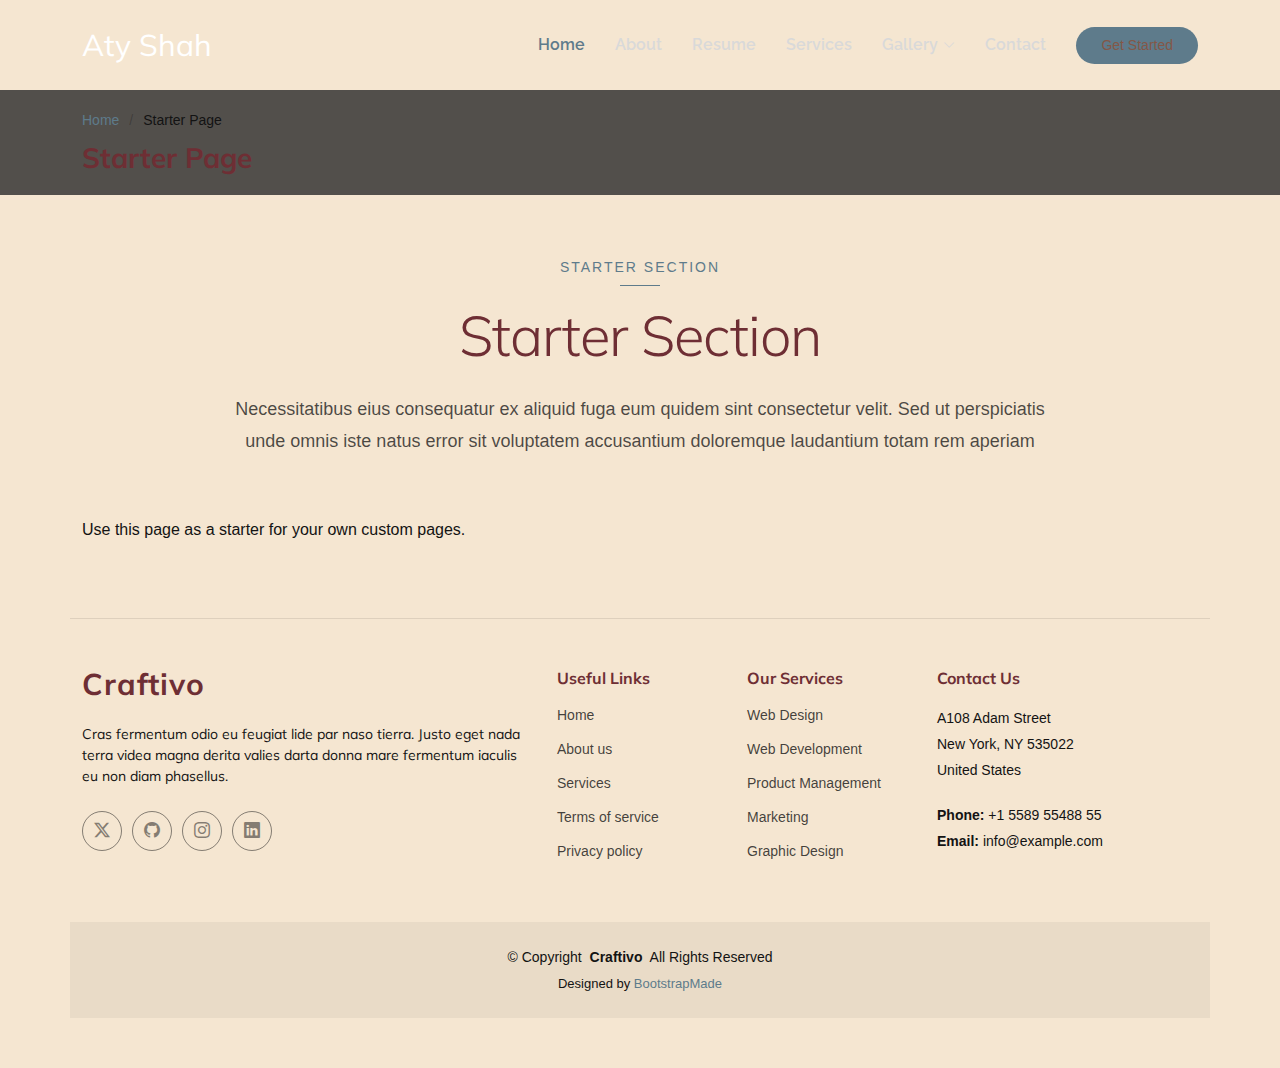
<file: starter-page.html>
<!DOCTYPE html>
<html lang="en">

<head>
  <meta charset="utf-8">
  <meta content="width=device-width, initial-scale=1.0" name="viewport">
  <title>Starter Page - Craftivo Bootstrap Template</title>
  <meta name="description" content="">
  <meta name="keywords" content="">

  <!-- Favicons -->
  <link href="assets/img/hurufA.jpg" rel="icon">
  <link href="assets/img/apple-touch-icon.png" rel="apple-touch-icon">

  <!-- Fonts -->
  <link href="https://fonts.googleapis.com" rel="preconnect">
  <link href="https://fonts.gstatic.com" rel="preconnect" crossorigin>
  <link href="https://fonts.googleapis.com/css2?family=Roboto:ital,wght@0,100;0,300;0,400;0,500;0,700;0,900;1,100;1,300;1,400;1,500;1,700;1,900&family=Raleway:ital,wght@0,100;0,200;0,300;0,400;0,500;0,600;0,700;0,800;0,900;1,100;1,200;1,300;1,400;1,500;1,600;1,700;1,800;1,900&family=Mulish:ital,wght@0,200;0,300;0,400;0,500;0,600;0,700;0,800;0,900;1,200;1,300;1,400;1,500;1,600;1,700;1,800;1,900&display=swap" rel="stylesheet">

  <!-- Vendor CSS Files -->
  <link href="assets/vendor/bootstrap/css/bootstrap.min.css" rel="stylesheet">
  <link href="assets/vendor/bootstrap-icons/bootstrap-icons.css" rel="stylesheet">
  <link href="assets/vendor/aos/aos.css" rel="stylesheet">
  <link href="assets/vendor/glightbox/css/glightbox.min.css" rel="stylesheet">
  <link href="assets/vendor/swiper/swiper-bundle.min.css" rel="stylesheet">

  <!-- Main CSS File -->
  <link href="assets/css/main.css" rel="stylesheet">

  <!-- =======================================================
  * Template Name: Craftivo
  * Template URL: https://bootstrapmade.com/craftivo-bootstrap-portfolio-template/
  * Updated: Oct 04 2025 with Bootstrap v5.3.8
  * Author: BootstrapMade.com
  * License: https://bootstrapmade.com/license/
  ======================================================== -->
</head>

<body class="starter-page-page">

  <header id="header" class="header d-flex align-items-center sticky-top">
    <div class="container-fluid container-xl position-relative d-flex align-items-center">

      <a href="index.html" class="logo d-flex align-items-center me-auto">
        <!-- Uncomment the line below if you also wish to use an image logo -->
        <!-- <img src="assets/img/logo.webp" alt=""> -->
        <h1 class="sitename">Aty Shah</h1>
      </a>

      <nav id="navmenu" class="navmenu">
        <ul>
          <li><a href="#hero" class="active">Home</a></li>
          <li><a href="#about">About</a></li>
          <li><a href="#resume">Resume</a></li>
          <li><a href="#services">Services</a></li>
          <li class="dropdown"><a href="#gallery"><span>Gallery</span> <i class="bi bi-chevron-down toggle-dropdown"></i></a>
            <ul>
              <li><a href="#gallery">Me</a></li>
              <li class="dropdown"><a href="#"><span>Close Friends</span> <i class="bi bi-chevron-down toggle-dropdown"></i></a>
                <ul>
                  <li><a href="#gallery">My Half</a></li>
                  <li><a href="#gallery">Love</a></li>
                  <li><a href="#gallery">Friends</a></li>
                </ul>
              </li>
              <li><a href="#gallery">Interest</a></li>
              <li><a href="#gallery">Random</a></li>
            </ul>
          </li>
          <li><a href="#contact">Contact</a></li>
        </ul>
        <i class="mobile-nav-toggle d-xl-none bi bi-list"></i>
      </nav>

      <a class="btn-getstarted" href="#about">Get Started</a>

    </div>
  </header>

  <main class="main">

    <!-- Page Title -->
    <div class="page-title light-background">
      <div class="container">
        <nav class="breadcrumbs">
          <ol>
            <li><a href="index.html">Home</a></li>
            <li class="current">Starter Page</li>
          </ol>
        </nav>
        <h1>Starter Page</h1>
      </div>
    </div><!-- End Page Title -->

    <!-- Starter Section Section -->
    <section id="starter-section" class="starter-section section">

      <!-- Section Title -->
      <div class="container section-title" data-aos="fade-up">
        <span class="subtitle">Starter Section</span>
        <h2>Starter Section</h2>
        <p>Necessitatibus eius consequatur ex aliquid fuga eum quidem sint consectetur velit. Sed ut perspiciatis unde omnis iste natus error sit voluptatem accusantium doloremque laudantium totam rem aperiam</p>
      </div><!-- End Section Title -->

      <div class="container" data-aos="fade-up">
        <p>Use this page as a starter for your own custom pages.</p>
      </div>

    </section><!-- /Starter Section Section -->

  </main>

  <footer id="footer" class="footer">

    <div class="container footer-top">
      <div class="row gy-4">
        <div class="col-lg-5 col-md-12 footer-about">
          <a href="index.html" class="logo d-flex align-items-center">
            <span class="sitename">Craftivo</span>
          </a>
          <p>Cras fermentum odio eu feugiat lide par naso tierra. Justo eget nada terra videa magna derita valies darta donna mare fermentum iaculis eu non diam phasellus.</p>
          <div class="social-links d-flex mt-4">
            <a href="https://x.com/ziateyyy?s=21"><i class="bi bi-twitter-x"></i></a>
              <a href="https://github.com/izyatishah"><i class="bi bi-github"></i></a>
              <a href="https://www.instagram.com/tiiiiiiiiey._?igsh=MXFrdndyY3pwM2FkaQ%3D%3D&utm_source=qr"><i class="bi bi-instagram"></i></a>
              <a href="https://www.linkedin.com/comm/mynetwork/discovery-see-all?usecase=PEOPLE_FOLLOWS&followMember=izyati-shah-8976b4270"><i class="bi bi-linkedin"></i></a>
          </div>
        </div>

        <div class="col-lg-2 col-6 footer-links">
          <h4>Useful Links</h4>
          <ul>
            <li><a href="#">Home</a></li>
            <li><a href="#">About us</a></li>
            <li><a href="#">Services</a></li>
            <li><a href="#">Terms of service</a></li>
            <li><a href="#">Privacy policy</a></li>
          </ul>
        </div>

        <div class="col-lg-2 col-6 footer-links">
          <h4>Our Services</h4>
          <ul>
            <li><a href="#">Web Design</a></li>
            <li><a href="#">Web Development</a></li>
            <li><a href="#">Product Management</a></li>
            <li><a href="#">Marketing</a></li>
            <li><a href="#">Graphic Design</a></li>
          </ul>
        </div>

        <div class="col-lg-3 col-md-12 footer-contact text-center text-md-start">
          <h4>Contact Us</h4>
          <p>A108 Adam Street</p>
          <p>New York, NY 535022</p>
          <p>United States</p>
          <p class="mt-4"><strong>Phone:</strong> <span>+1 5589 55488 55</span></p>
          <p><strong>Email:</strong> <span>info@example.com</span></p>
        </div>

      </div>
    </div>

    <div class="container copyright text-center mt-4">
      <p>© <span>Copyright</span> <strong class="px-1 sitename">Craftivo</strong> <span>All Rights Reserved</span></p>
      <div class="credits">
        <!-- All the links in the footer should remain intact. -->
        <!-- You can delete the links only if you've purchased the pro version. -->
        <!-- Licensing information: https://bootstrapmade.com/license/ -->
        <!-- Purchase the pro version with working PHP/AJAX contact form: [buy-url] -->
        Designed by <a href="https://bootstrapmade.com/">BootstrapMade</a>
      </div>
    </div>

  </footer>

  <!-- Scroll Top -->
  <a href="#" id="scroll-top" class="scroll-top d-flex align-items-center justify-content-center"><i class="bi bi-arrow-up-short"></i></a>

  <!-- Preloader -->
  <div id="preloader"></div>

  <!-- Vendor JS Files -->
  <script src="assets/vendor/bootstrap/js/bootstrap.bundle.min.js"></script>
  <script src="assets/vendor/php-email-form/validate.js"></script>
  <script src="assets/vendor/aos/aos.js"></script>
  <script src="assets/vendor/typed.js/typed.umd.js"></script>
  <script src="assets/vendor/waypoints/noframework.waypoints.js"></script>
  <script src="assets/vendor/glightbox/js/glightbox.min.js"></script>
  <script src="assets/vendor/imagesloaded/imagesloaded.pkgd.min.js"></script>
  <script src="assets/vendor/isotope-layout/isotope.pkgd.min.js"></script>
  <script src="assets/vendor/swiper/swiper-bundle.min.js"></script>

  <!-- Main JS File -->
  <script src="assets/js/main.js"></script>

</body>

</html>
</file>
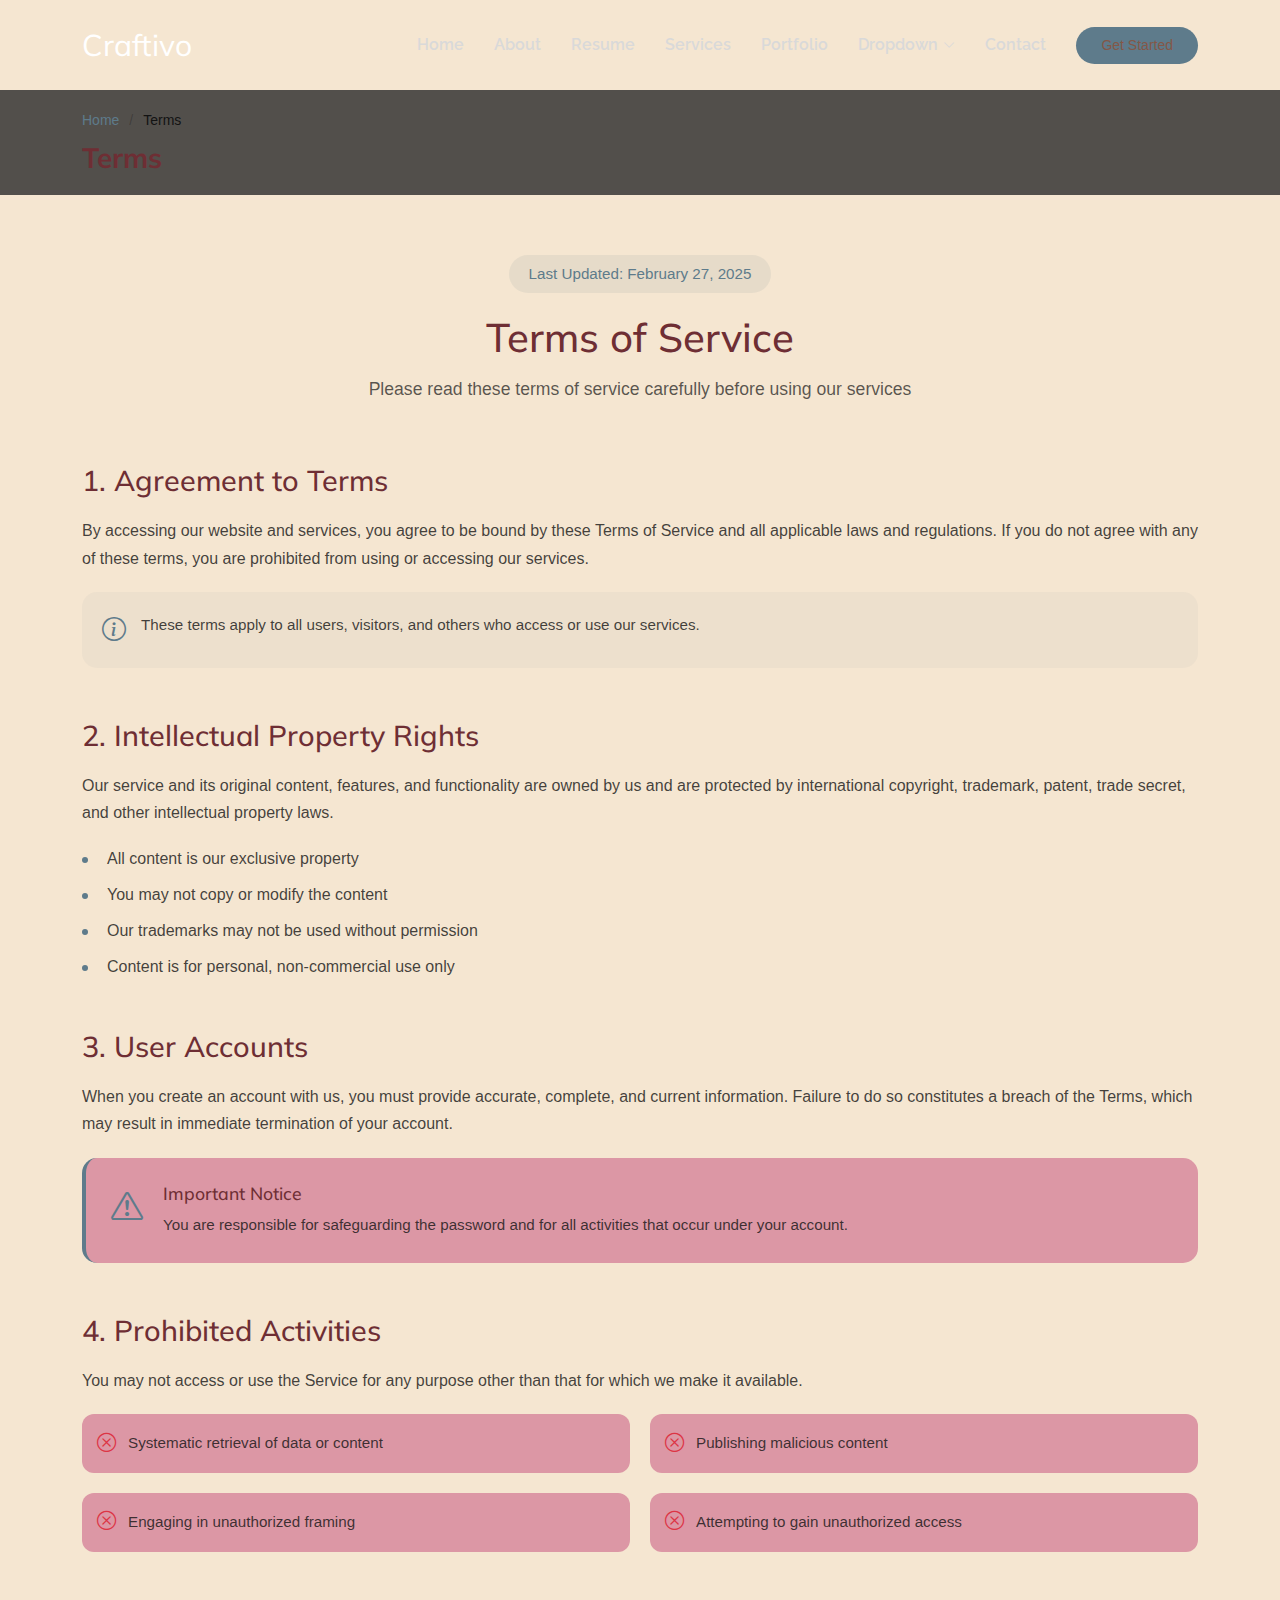
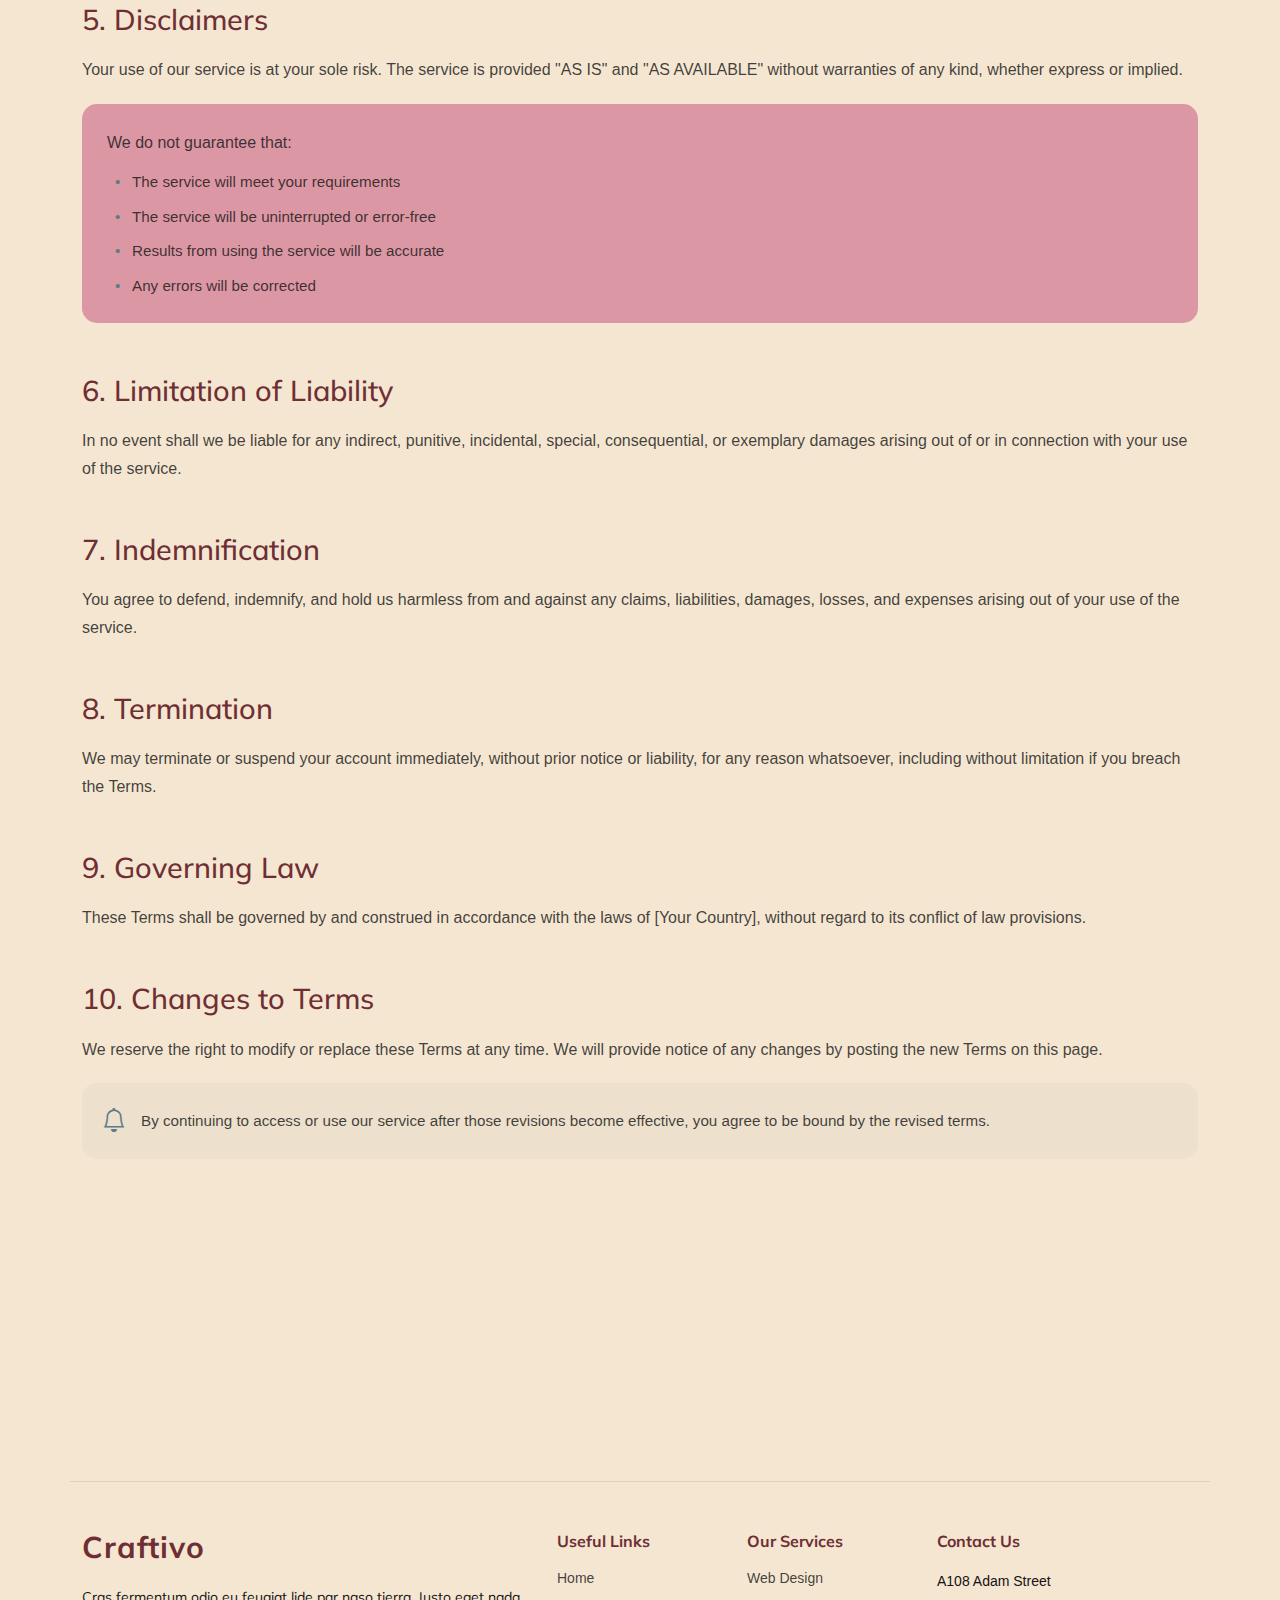
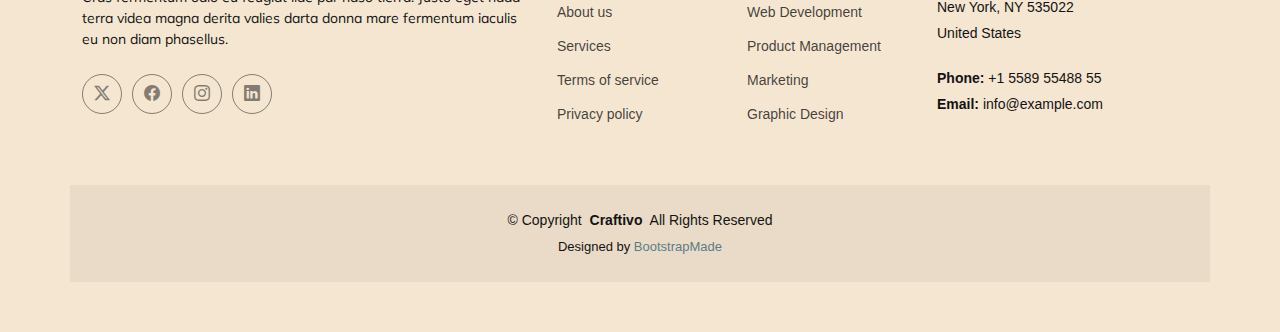
<file: terms.html>
<!DOCTYPE html>
<html lang="en">

<head>
  <meta charset="utf-8">
  <meta content="width=device-width, initial-scale=1.0" name="viewport">
  <title>Terms - Craftivo Bootstrap Template</title>
  <meta name="description" content="">
  <meta name="keywords" content="">

  <!-- Favicons -->
  <link href="assets/img/favicon.png" rel="icon">
  <link href="assets/img/apple-touch-icon.png" rel="apple-touch-icon">

  <!-- Fonts -->
  <link href="https://fonts.googleapis.com" rel="preconnect">
  <link href="https://fonts.gstatic.com" rel="preconnect" crossorigin>
  <link href="https://fonts.googleapis.com/css2?family=Roboto:ital,wght@0,100;0,300;0,400;0,500;0,700;0,900;1,100;1,300;1,400;1,500;1,700;1,900&family=Raleway:ital,wght@0,100;0,200;0,300;0,400;0,500;0,600;0,700;0,800;0,900;1,100;1,200;1,300;1,400;1,500;1,600;1,700;1,800;1,900&family=Mulish:ital,wght@0,200;0,300;0,400;0,500;0,600;0,700;0,800;0,900;1,200;1,300;1,400;1,500;1,600;1,700;1,800;1,900&display=swap" rel="stylesheet">

  <!-- Vendor CSS Files -->
  <link href="assets/vendor/bootstrap/css/bootstrap.min.css" rel="stylesheet">
  <link href="assets/vendor/bootstrap-icons/bootstrap-icons.css" rel="stylesheet">
  <link href="assets/vendor/aos/aos.css" rel="stylesheet">
  <link href="assets/vendor/glightbox/css/glightbox.min.css" rel="stylesheet">
  <link href="assets/vendor/swiper/swiper-bundle.min.css" rel="stylesheet">

  <!-- Main CSS File -->
  <link href="assets/css/main.css" rel="stylesheet">

  <!-- =======================================================
  * Template Name: Craftivo
  * Template URL: https://bootstrapmade.com/craftivo-bootstrap-portfolio-template/
  * Updated: Oct 04 2025 with Bootstrap v5.3.8
  * Author: BootstrapMade.com
  * License: https://bootstrapmade.com/license/
  ======================================================== -->
</head>

<body class="terms-page">

  <header id="header" class="header d-flex align-items-center sticky-top">
    <div class="container-fluid container-xl position-relative d-flex align-items-center">

      <a href="index.html" class="logo d-flex align-items-center me-auto">
        <!-- Uncomment the line below if you also wish to use an image logo -->
        <!-- <img src="assets/img/logo.webp" alt=""> -->
        <h1 class="sitename">Craftivo</h1>
      </a>

      <nav id="navmenu" class="navmenu">
        <ul>
          <li><a href="#hero">Home</a></li>
          <li><a href="#about">About</a></li>
          <li><a href="#resume">Resume</a></li>
          <li><a href="#services">Services</a></li>
          <li><a href="#portfolio">Portfolio</a></li>
          <li class="dropdown"><a href="#"><span>Dropdown</span> <i class="bi bi-chevron-down toggle-dropdown"></i></a>
            <ul>
              <li><a href="#">Dropdown 1</a></li>
              <li class="dropdown"><a href="#"><span>Deep Dropdown</span> <i class="bi bi-chevron-down toggle-dropdown"></i></a>
                <ul>
                  <li><a href="#">Deep Dropdown 1</a></li>
                  <li><a href="#">Deep Dropdown 2</a></li>
                  <li><a href="#">Deep Dropdown 3</a></li>
                  <li><a href="#">Deep Dropdown 4</a></li>
                  <li><a href="#">Deep Dropdown 5</a></li>
                </ul>
              </li>
              <li><a href="#">Dropdown 2</a></li>
              <li><a href="#">Dropdown 3</a></li>
              <li><a href="#">Dropdown 4</a></li>
            </ul>
          </li>
          <li><a href="#contact">Contact</a></li>
        </ul>
        <i class="mobile-nav-toggle d-xl-none bi bi-list"></i>
      </nav>

      <a class="btn-getstarted" href="#about">Get Started</a>

    </div>
  </header>

  <main class="main">

    <!-- Page Title -->
    <div class="page-title light-background">
      <div class="container">
        <nav class="breadcrumbs">
          <ol>
            <li><a href="index.html">Home</a></li>
            <li class="current">Terms</li>
          </ol>
        </nav>
        <h1>Terms</h1>
      </div>
    </div><!-- End Page Title -->

    <!-- Terms Of Service Section -->
    <section id="terms-of-service" class="terms-of-service section">

      <div class="container" data-aos="fade-up">
        <!-- Page Header -->
        <div class="tos-header text-center" data-aos="fade-up">
          <span class="last-updated">Last Updated: February 27, 2025</span>
          <h2>Terms of Service</h2>
          <p>Please read these terms of service carefully before using our services</p>
        </div>

        <!-- Content -->
        <div class="tos-content" data-aos="fade-up" data-aos-delay="200">
          <!-- Agreement Section -->
          <div id="agreement" class="content-section">
            <h3>1. Agreement to Terms</h3>
            <p>By accessing our website and services, you agree to be bound by these Terms of Service and all applicable laws and regulations. If you do not agree with any of these terms, you are prohibited from using or accessing our services.</p>
            <div class="info-box">
              <i class="bi bi-info-circle"></i>
              <p>These terms apply to all users, visitors, and others who access or use our services.</p>
            </div>
          </div>

          <!-- Intellectual Property -->
          <div id="intellectual-property" class="content-section">
            <h3>2. Intellectual Property Rights</h3>
            <p>Our service and its original content, features, and functionality are owned by us and are protected by international copyright, trademark, patent, trade secret, and other intellectual property laws.</p>
            <ul class="list-items">
              <li>All content is our exclusive property</li>
              <li>You may not copy or modify the content</li>
              <li>Our trademarks may not be used without permission</li>
              <li>Content is for personal, non-commercial use only</li>
            </ul>
          </div>

          <!-- User Accounts -->
          <div id="user-accounts" class="content-section">
            <h3>3. User Accounts</h3>
            <p>When you create an account with us, you must provide accurate, complete, and current information. Failure to do so constitutes a breach of the Terms, which may result in immediate termination of your account.</p>
            <div class="alert-box">
              <i class="bi bi-exclamation-triangle"></i>
              <div class="alert-content">
                <h5>Important Notice</h5>
                <p>You are responsible for safeguarding the password and for all activities that occur under your account.</p>
              </div>
            </div>
          </div>

          <!-- Prohibited Activities -->
          <div id="prohibited" class="content-section">
            <h3>4. Prohibited Activities</h3>
            <p>You may not access or use the Service for any purpose other than that for which we make it available.</p>
            <div class="prohibited-list">
              <div class="prohibited-item">
                <i class="bi bi-x-circle"></i>
                <span>Systematic retrieval of data or content</span>
              </div>
              <div class="prohibited-item">
                <i class="bi bi-x-circle"></i>
                <span>Publishing malicious content</span>
              </div>
              <div class="prohibited-item">
                <i class="bi bi-x-circle"></i>
                <span>Engaging in unauthorized framing</span>
              </div>
              <div class="prohibited-item">
                <i class="bi bi-x-circle"></i>
                <span>Attempting to gain unauthorized access</span>
              </div>
            </div>
          </div>

          <!-- Disclaimers -->
          <div id="disclaimer" class="content-section">
            <h3>5. Disclaimers</h3>
            <p>Your use of our service is at your sole risk. The service is provided "AS IS" and "AS AVAILABLE" without warranties of any kind, whether express or implied.</p>
            <div class="disclaimer-box">
              <p>We do not guarantee that:</p>
              <ul>
                <li>The service will meet your requirements</li>
                <li>The service will be uninterrupted or error-free</li>
                <li>Results from using the service will be accurate</li>
                <li>Any errors will be corrected</li>
              </ul>
            </div>
          </div>

          <!-- Limitation of Liability -->
          <div id="limitation" class="content-section">
            <h3>6. Limitation of Liability</h3>
            <p>In no event shall we be liable for any indirect, punitive, incidental, special, consequential, or exemplary damages arising out of or in connection with your use of the service.</p>
          </div>

          <!-- Indemnification -->
          <div id="indemnification" class="content-section">
            <h3>7. Indemnification</h3>
            <p>You agree to defend, indemnify, and hold us harmless from and against any claims, liabilities, damages, losses, and expenses arising out of your use of the service.</p>
          </div>

          <!-- Termination -->
          <div id="termination" class="content-section">
            <h3>8. Termination</h3>
            <p>We may terminate or suspend your account immediately, without prior notice or liability, for any reason whatsoever, including without limitation if you breach the Terms.</p>
          </div>

          <!-- Governing Law -->
          <div id="governing-law" class="content-section">
            <h3>9. Governing Law</h3>
            <p>These Terms shall be governed by and construed in accordance with the laws of [Your Country], without regard to its conflict of law provisions.</p>
          </div>

          <!-- Changes -->
          <div id="changes" class="content-section">
            <h3>10. Changes to Terms</h3>
            <p>We reserve the right to modify or replace these Terms at any time. We will provide notice of any changes by posting the new Terms on this page.</p>
            <div class="notice-box">
              <i class="bi bi-bell"></i>
              <p>By continuing to access or use our service after those revisions become effective, you agree to be bound by the revised terms.</p>
            </div>
          </div>
        </div>

        <!-- Contact Section -->
        <div class="tos-contact" data-aos="fade-up" data-aos-delay="300">
          <div class="contact-box">
            <div class="contact-icon">
              <i class="bi bi-envelope"></i>
            </div>
            <div class="contact-content">
              <h4>Questions About Terms?</h4>
              <p>If you have any questions about these Terms, please contact us.</p>
              <a href="#" class="contact-link">Contact Support</a>
            </div>
          </div>
        </div>
      </div>

    </section><!-- /Terms Of Service Section -->

  </main>

  <footer id="footer" class="footer">

    <div class="container footer-top">
      <div class="row gy-4">
        <div class="col-lg-5 col-md-12 footer-about">
          <a href="index.html" class="logo d-flex align-items-center">
            <span class="sitename">Craftivo</span>
          </a>
          <p>Cras fermentum odio eu feugiat lide par naso tierra. Justo eget nada terra videa magna derita valies darta donna mare fermentum iaculis eu non diam phasellus.</p>
          <div class="social-links d-flex mt-4">
            <a href=""><i class="bi bi-twitter-x"></i></a>
            <a href=""><i class="bi bi-facebook"></i></a>
            <a href=""><i class="bi bi-instagram"></i></a>
            <a href=""><i class="bi bi-linkedin"></i></a>
          </div>
        </div>

        <div class="col-lg-2 col-6 footer-links">
          <h4>Useful Links</h4>
          <ul>
            <li><a href="#">Home</a></li>
            <li><a href="#">About us</a></li>
            <li><a href="#">Services</a></li>
            <li><a href="#">Terms of service</a></li>
            <li><a href="#">Privacy policy</a></li>
          </ul>
        </div>

        <div class="col-lg-2 col-6 footer-links">
          <h4>Our Services</h4>
          <ul>
            <li><a href="#">Web Design</a></li>
            <li><a href="#">Web Development</a></li>
            <li><a href="#">Product Management</a></li>
            <li><a href="#">Marketing</a></li>
            <li><a href="#">Graphic Design</a></li>
          </ul>
        </div>

        <div class="col-lg-3 col-md-12 footer-contact text-center text-md-start">
          <h4>Contact Us</h4>
          <p>A108 Adam Street</p>
          <p>New York, NY 535022</p>
          <p>United States</p>
          <p class="mt-4"><strong>Phone:</strong> <span>+1 5589 55488 55</span></p>
          <p><strong>Email:</strong> <span>info@example.com</span></p>
        </div>

      </div>
    </div>

    <div class="container copyright text-center mt-4">
      <p>© <span>Copyright</span> <strong class="px-1 sitename">Craftivo</strong> <span>All Rights Reserved</span></p>
      <div class="credits">
        <!-- All the links in the footer should remain intact. -->
        <!-- You can delete the links only if you've purchased the pro version. -->
        <!-- Licensing information: https://bootstrapmade.com/license/ -->
        <!-- Purchase the pro version with working PHP/AJAX contact form: [buy-url] -->
        Designed by <a href="https://bootstrapmade.com/">BootstrapMade</a>
      </div>
    </div>

  </footer>

  <!-- Scroll Top -->
  <a href="#" id="scroll-top" class="scroll-top d-flex align-items-center justify-content-center"><i class="bi bi-arrow-up-short"></i></a>

  <!-- Preloader -->
  <div id="preloader"></div>

  <!-- Vendor JS Files -->
  <script src="assets/vendor/bootstrap/js/bootstrap.bundle.min.js"></script>
  <script src="assets/vendor/php-email-form/validate.js"></script>
  <script src="assets/vendor/aos/aos.js"></script>
  <script src="assets/vendor/typed.js/typed.umd.js"></script>
  <script src="assets/vendor/waypoints/noframework.waypoints.js"></script>
  <script src="assets/vendor/glightbox/js/glightbox.min.js"></script>
  <script src="assets/vendor/imagesloaded/imagesloaded.pkgd.min.js"></script>
  <script src="assets/vendor/isotope-layout/isotope.pkgd.min.js"></script>
  <script src="assets/vendor/swiper/swiper-bundle.min.js"></script>

  <!-- Main JS File -->
  <script src="assets/js/main.js"></script>

</body>

</html>
</file>
<file: assets/css/main.css>
/**
* Template Name: Craftivo
* Template URL: https://bootstrapmade.com/craftivo-bootstrap-gallery-template/
* Updated: Oct 04 2025 with Bootstrap v5.3.8
* Author: BootstrapMade.com
* License: https://bootstrapmade.com/license/
*/

@charset "UTF-8";

/*--------------------------------------------------------------
# Font & Color Variables
# Help: https://bootstrapmade.com/color-system/
--------------------------------------------------------------*/
/* Fonts */
:root {
  --default-font: "Roboto",  system-ui, -apple-system, "Segoe UI", Roboto, "Helvetica Neue", Arial, "Noto Sans", "Liberation Sans", sans-serif, "Apple Color Emoji", "Segoe UI Emoji", "Segoe UI Symbol", "Noto Color Emoji";
  --heading-font: "Mulish",  sans-serif;
  --nav-font: "Raleway",  sans-serif;
}

/* Global Colors - The following color variables are used throughout the website. Updating them here will change the color scheme of the entire website */
:root { 
  --background-color: #f5e6d1; /* Background color for the entire website, including individual sections */
  --default-color: #131313; /* Default color used for the majority of the text content across the entire website */
  --heading-color: #6e2e34; /* Color for headings, subheadings and title throughout the website */
  --accent-color: #5e7b8b; /* Accent color that represents your brand on the website. It's used for buttons, links, and other elements that need to stand out */
  --surface-color: #dc97a5; /* The surface color is used as a background of boxed elements within sections, such as cards, icon boxes, or other elements that require a visual separation from the global background. */
  --contrast-color: #845747; /* Contrast color for text, ensuring readability against backgrounds of accent, heading, or default colors. */
}
/* Nav Menu Colors - The following color variables are used specifically for the navigation menu. They are separate from the global colors to allow for more customization options */
:root {
  --nav-color: #d9d9d9;  /* The default color of the main navmenu links */
  --nav-hover-color: #5e7b8b; /* Applied to main navmenu links when they are hovered over or active */
  --nav-mobile-background-color: #2e2e2e; /* Used as the background color for mobile navigation menu */
  --nav-dropdown-background-color: #2e2e2e; /* Used as the background color for dropdown items that appear when hovering over primary navigation items */
  --nav-dropdown-color: #d9d9d9; /* Used for navigation links of the dropdown items in the navigation menu. */
  --nav-dropdown-hover-color: #ff4d4f; /* Similar to --nav-hover-color, this color is applied to dropdown navigation links when they are hovered over. */
}

/* Color Presets - These classes override global colors when applied to any section or element, providing reuse of the sam color scheme. */

.light-background {
  --background-color: rgba(41, 41, 41, 0.8);
  --surface-color: #484848;
}

.dark-background {
  --background-color: #060606;
  --default-color: #ffffff;
  --heading-color: #ffffff;
  --surface-color: #252525;
  --contrast-color: #ffffff;
}

/* Smooth scroll */
:root {
  scroll-behavior: smooth;
}

/*--------------------------------------------------------------
# General Styling & Shared Classes
--------------------------------------------------------------*/
body {
  color: var(--default-color);
  background-color: var(--background-color);
  font-family: "Poppins", sans-serif;
}

a {
  color: var(--accent-color);
  text-decoration: none;
  transition: 0.3s;
}

a:hover {
  color: color-mix(in srgb, var(--accent-color), transparent 25%);
  text-decoration: none;
}

h1,
h2,
h3,
h4,
h5,
h6 {
  color: var(--heading-color);
  font-family: var(--heading-font);
}

/* PHP Email Form Messages
------------------------------*/
.php-email-form .error-message {
  display: none;
  background: #df1529;
  color: #ffffff;
  text-align: left;
  padding: 15px;
  margin-bottom: 24px;
  font-weight: 600;
}

.php-email-form .sent-message {
  display: none;
  color: #ffffff;
  background: #059652;
  text-align: center;
  padding: 15px;
  margin-bottom: 24px;
  font-weight: 600;
}

.php-email-form .loading {
  display: none;
  background: var(--surface-color);
  text-align: center;
  padding: 15px;
  margin-bottom: 24px;
}

.php-email-form .loading:before {
  content: "";
  display: inline-block;
  border-radius: 50%;
  width: 24px;
  height: 24px;
  margin: 0 10px -6px 0;
  border: 3px solid var(--accent-color);
  border-top-color: var(--surface-color);
  animation: php-email-form-loading 1s linear infinite;
}

@keyframes php-email-form-loading {
  0% {
    transform: rotate(0deg);
  }

  100% {
    transform: rotate(360deg);
  }
}

/*--------------------------------------------------------------
# Global Header
--------------------------------------------------------------*/
.header {
  --heading-color: #ffffff;
  color: var(--default-color);
  background-color: var(--background-color);
  padding: 15px 0;
  transition: all 0.5s;
  z-index: 997;
}

.header .logo {
  line-height: 1;
}

.header .logo img {
  max-height: 36px;
  margin-right: 8px;
}

.header .logo h1 {
  font-size: 30px;
  margin: 0;
  font-weight: 400;
  color: var(--heading-color);
}

.header .btn-getstarted,
.header .btn-getstarted:focus {
  color: var(--contrast-color);
  background: var(--accent-color);
  font-size: 14px;
  padding: 8px 25px;
  margin: 0 0 0 30px;
  border-radius: 50px;
  transition: 0.3s;
}

.header .btn-getstarted:hover,
.header .btn-getstarted:focus:hover {
  color: var(--contrast-color);
  background: color-mix(in srgb, var(--accent-color), transparent 15%);
}

@media (max-width: 1200px) {
  .header .logo {
    order: 1;
  }

  .header .btn-getstarted {
    order: 2;
    margin: 0 15px 0 0;
    padding: 6px 15px;
  }

  .header .navmenu {
    order: 3;
  }
}

.scrolled .header {
  box-shadow: 0px 0 18px rgba(0, 0, 0, 0.1);
}

/* Global Header on Scroll
------------------------------*/
.scrolled .header {
  --background-color: rgba(20, 20, 20, 0.8);
}

/* Index Page Header
------------------------------*/
.index-page .header {
  --background-color: rgba(255, 255, 255, 0);
}

/* Index Page Header on Scroll
------------------------------*/
.index-page.scrolled .header {
  --background-color: rgba(20, 20, 20, 0.8);
}

/*--------------------------------------------------------------
# Navigation Menu
--------------------------------------------------------------*/
/* Navmenu - Desktop */
@media (min-width: 1200px) {
  .navmenu {
    padding: 0;
  }

  .navmenu ul {
    margin: 0;
    padding: 0;
    display: flex;
    list-style: none;
    align-items: center;
  }

  .navmenu li {
    position: relative;
  }

  .navmenu a,
  .navmenu a:focus {
    color: var(--nav-color);
    padding: 18px 15px;
    font-size: 16px;
    font-family: var(--nav-font);
    font-weight: 600;
    display: flex;
    align-items: center;
    justify-content: space-between;
    white-space: nowrap;
    transition: 0.3s;
  }

  .navmenu a i,
  .navmenu a:focus i {
    font-size: 12px;
    line-height: 0;
    margin-left: 5px;
    transition: 0.3s;
  }

  .navmenu li:last-child a {
    padding-right: 0;
  }

  .navmenu li:hover>a,
  .navmenu .active,
  .navmenu .active:focus {
    color: var(--nav-hover-color);
  }

  .navmenu .dropdown ul {
    margin: 0;
    padding: 10px 0;
    background: var(--nav-dropdown-background-color);
    display: block;
    position: absolute;
    visibility: hidden;
    left: 14px;
    top: 130%;
    opacity: 0;
    transition: 0.3s;
    border-radius: 4px;
    z-index: 99;
    box-shadow: 0px 0px 30px rgba(0, 0, 0, 0.1);
  }

  .navmenu .dropdown ul li {
    min-width: 200px;
  }

  .navmenu .dropdown ul a {
    padding: 10px 20px;
    font-size: 15px;
    text-transform: none;
    color: var(--nav-dropdown-color);
  }

  .navmenu .dropdown ul a i {
    font-size: 12px;
  }

  .navmenu .dropdown ul a:hover,
  .navmenu .dropdown ul .active:hover,
  .navmenu .dropdown ul li:hover>a {
    color: var(--nav-dropdown-hover-color);
  }

  .navmenu .dropdown:hover>ul {
    opacity: 1;
    top: 100%;
    visibility: visible;
  }

  .navmenu .dropdown .dropdown ul {
    top: 0;
    left: -90%;
    visibility: hidden;
  }

  .navmenu .dropdown .dropdown:hover>ul {
    opacity: 1;
    top: 0;
    left: -100%;
    visibility: visible;
  }
}

/* Navmenu - Mobile */
@media (max-width: 1199px) {
  .mobile-nav-toggle {
    color: var(--nav-color);
    font-size: 28px;
    line-height: 0;
    margin-right: 10px;
    cursor: pointer;
    transition: color 0.3s;
  }

  .navmenu {
    padding: 0;
    z-index: 9997;
  }

  .navmenu ul {
    display: none;
    list-style: none;
    position: absolute;
    inset: 60px 20px 20px 20px;
    padding: 10px 0;
    margin: 0;
    border-radius: 6px;
    background-color: var(--nav-mobile-background-color);
    overflow-y: auto;
    transition: 0.3s;
    z-index: 9998;
    box-shadow: 0px 0px 30px rgba(0, 0, 0, 0.1);
  }

  .navmenu a,
  .navmenu a:focus {
    color: var(--nav-dropdown-color);
    padding: 10px 20px;
    font-family: var(--nav-font);
    font-size: 17px;
    font-weight: 500;
    display: flex;
    align-items: center;
    justify-content: space-between;
    white-space: nowrap;
    transition: 0.3s;
  }

  .navmenu a i,
  .navmenu a:focus i {
    font-size: 12px;
    line-height: 0;
    margin-left: 5px;
    width: 30px;
    height: 30px;
    display: flex;
    align-items: center;
    justify-content: center;
    border-radius: 50%;
    transition: 0.3s;
    background-color: color-mix(in srgb, var(--accent-color), transparent 90%);
  }

  .navmenu a i:hover,
  .navmenu a:focus i:hover {
    background-color: var(--accent-color);
    color: var(--contrast-color);
  }

  .navmenu a:hover,
  .navmenu .active,
  .navmenu .active:focus {
    color: var(--nav-dropdown-hover-color);
  }

  .navmenu .active i,
  .navmenu .active:focus i {
    background-color: var(--accent-color);
    color: var(--contrast-color);
    transform: rotate(180deg);
  }

  .navmenu .dropdown ul {
    position: static;
    display: none;
    z-index: 99;
    padding: 10px 0;
    margin: 10px 20px;
    background-color: var(--nav-dropdown-background-color);
    border: 1px solid color-mix(in srgb, var(--default-color), transparent 90%);
    box-shadow: none;
    transition: all 0.5s ease-in-out;
  }

  .navmenu .dropdown ul ul {
    background-color: rgba(33, 37, 41, 0.1);
  }

  .navmenu .dropdown>.dropdown-active {
    display: block;
    background-color: rgba(33, 37, 41, 0.03);
  }

  .mobile-nav-active {
    overflow: hidden;
  }

  .mobile-nav-active .mobile-nav-toggle {
    color: #fff;
    position: absolute;
    font-size: 32px;
    top: 15px;
    right: 15px;
    margin-right: 0;
    z-index: 9999;
  }

  .mobile-nav-active .navmenu {
    position: fixed;
    overflow: hidden;
    inset: 0;
    background: rgba(33, 37, 41, 0.8);
    transition: 0.3s;
  }

  .mobile-nav-active .navmenu>ul {
    display: block;
  }
}

/*--------------------------------------------------------------
# Global Footer
--------------------------------------------------------------*/
.footer {
  color: var(--default-color);
  background-color: var(--background-color);
  font-size: 14px;
  padding-bottom: 50px;
  position: relative;
}

.footer .footer-top {
  padding-top: 50px;
  border-top: 1px solid color-mix(in srgb, var(--default-color), transparent 90%);
}

.footer .footer-about .logo {
  line-height: 1;
  margin-bottom: 25px;
}

.footer .footer-about .logo img {
  max-height: 40px;
  margin-right: 6px;
}

.footer .footer-about .logo span {
  color: var(--heading-color);
  font-size: 30px;
  font-weight: 700;
  letter-spacing: 1px;
  font-family: var(--heading-font);
}

.footer .footer-about p {
  font-size: 14px;
  font-family: var(--heading-font);
}

.footer .social-links a {
  display: flex;
  align-items: center;
  justify-content: center;
  width: 40px;
  height: 40px;
  border-radius: 50%;
  border: 1px solid color-mix(in srgb, var(--default-color), transparent 50%);
  font-size: 16px;
  color: color-mix(in srgb, var(--default-color), transparent 50%);
  margin-right: 10px;
  transition: 0.3s;
}

.footer .social-links a:hover {
  color: var(--accent-color);
  border-color: var(--accent-color);
}

.footer h4 {
  font-size: 16px;
  font-weight: bold;
  position: relative;
  padding-bottom: 12px;
}

.footer .footer-links {
  margin-bottom: 30px;
}

.footer .footer-links ul {
  list-style: none;
  padding: 0;
  margin: 0;
}

.footer .footer-links ul i {
  padding-right: 2px;
  font-size: 12px;
  line-height: 0;
}

.footer .footer-links ul li {
  padding: 10px 0;
  display: flex;
  align-items: center;
}

.footer .footer-links ul li:first-child {
  padding-top: 0;
}

.footer .footer-links ul a {
  color: color-mix(in srgb, var(--default-color), transparent 20%);
  display: inline-block;
  line-height: 1;
}

.footer .footer-links ul a:hover {
  color: var(--accent-color);
}

.footer .footer-contact p {
  margin-bottom: 5px;
}

.footer .copyright {
  padding-top: 25px;
  padding-bottom: 25px;
  background-color: color-mix(in srgb, var(--default-color), transparent 95%);
}

.footer .copyright p {
  margin-bottom: 0;
}

.footer .credits {
  margin-top: 6px;
  font-size: 13px;
}

/*--------------------------------------------------------------
# Preloader
--------------------------------------------------------------*/
#preloader {
  position: fixed;
  inset: 0;
  z-index: 999999;
  overflow: hidden;
  background: var(--background-color);
  transition: all 0.6s ease-out;
}

#preloader:before {
  content: "";
  position: fixed;
  top: calc(50% - 30px);
  left: calc(50% - 30px);
  border: 6px solid #ffffff;
  border-color: var(--accent-color) transparent var(--accent-color) transparent;
  border-radius: 50%;
  width: 60px;
  height: 60px;
  animation: animate-preloader 1.5s linear infinite;
}

@keyframes animate-preloader {
  0% {
    transform: rotate(0deg);
  }

  100% {
    transform: rotate(360deg);
  }
}

/*--------------------------------------------------------------
# Scroll Top Button
--------------------------------------------------------------*/
.scroll-top {
  position: fixed;
  visibility: hidden;
  opacity: 0;
  right: 15px;
  bottom: 15px;
  z-index: 99999;
  background-color: var(--accent-color);
  width: 40px;
  height: 40px;
  border-radius: 4px;
  transition: all 0.4s;
}

.scroll-top i {
  font-size: 24px;
  color: var(--contrast-color);
  line-height: 0;
}

.scroll-top:hover {
  background-color: color-mix(in srgb, var(--accent-color), transparent 20%);
  color: var(--contrast-color);
}

.scroll-top.active {
  visibility: visible;
  opacity: 1;
}

/*--------------------------------------------------------------
# Disable aos animation delay on mobile devices
--------------------------------------------------------------*/
@media screen and (max-width: 768px) {
  [data-aos-delay] {
    transition-delay: 0 !important;
  }
}

/*--------------------------------------------------------------
# Global Page Titles & Breadcrumbs
--------------------------------------------------------------*/
.page-title {
  color: var(--default-color);
  background-color: var(--background-color);
  padding: 20px 0;
  position: relative;
}

.page-title h1 {
  font-size: 28px;
  font-weight: 700;
  margin: 0;
}

.page-title .breadcrumbs ol {
  display: flex;
  flex-wrap: wrap;
  list-style: none;
  padding: 0 0 10px 0;
  margin: 0;
  font-size: 14px;
  font-weight: 400;
}

.page-title .breadcrumbs ol li+li {
  padding-left: 10px;
}

.page-title .breadcrumbs ol li+li::before {
  content: "/";
  display: inline-block;
  padding-right: 10px;
  color: color-mix(in srgb, var(--default-color), transparent 70%);
}

/*--------------------------------------------------------------
# Global Sections
--------------------------------------------------------------*/
section,
.section {
  color: var(--default-color);
  background-color: var(--background-color);
  padding: 60px 0;
  scroll-margin-top: 90px;
  overflow: clip;
}

@media (max-width: 1199px) {

  section,
  .section {
    scroll-margin-top: 66px;
  }
}

/*--------------------------------------------------------------
# Global Section Titles
--------------------------------------------------------------*/
.section-title {
  text-align: center;
  padding-bottom: 60px;
  position: relative;
}

.section-title h2 {
  font-size: 3.5rem;
  font-weight: 300;
  line-height: 1.2;
  color: var(--heading-color);
  margin-bottom: 1.5rem;
  letter-spacing: -1px;
}

@media (max-width: 768px) {
  .section-title h2 {
    font-size: 2.5rem;
  }
}

.section-title .subtitle {
  display: inline-block;
  font-size: 0.875rem;
  font-weight: 400;
  color: var(--accent-color);
  text-transform: uppercase;
  letter-spacing: 2px;
  margin-bottom: 1.5rem;
  position: relative;
}

.section-title .subtitle::after {
  content: "";
  position: absolute;
  bottom: -8px;
  left: 50%;
  transform: translateX(-50%);
  width: 40px;
  height: 1px;
  background: var(--accent-color);
}

.section-title p {
  font-size: 1.125rem;
  line-height: 1.8;
  color: color-mix(in srgb, var(--default-color), transparent 25%);
  max-width: 900px;
  margin: 0 auto;
  text-wrap: balance;
}

/*--------------------------------------------------------------
# Hero Section
--------------------------------------------------------------*/
.hero {
  padding-top: 80px;
  min-height: 100vh;
  position: relative;
  display: flex;
  align-items: center;
  justify-content: center;
  overflow: hidden;
  padding-bottom: 80px;
}

.hero img {
  position: absolute;
  inset: 0;
  display: block;
  width: 100%;
  height: 100%;
  object-fit: cover;
  z-index: 1;
}

.hero:before {
  content: "";
  background: color-mix(in srgb, var(--background-color), transparent 30%);
  position: absolute;
  inset: 0;
  z-index: 2;
  border-radius: 0;
}

.hero .container {
  position: relative;
  z-index: 3;
}

.hero h2 {
  margin: 0;
  font-size: 48px;
  font-weight: 700;
}

.hero p {
  margin: 10px 0 0 0;
  font-size: 24px;
  color: color-mix(in srgb, var(--default-color), transparent 20%);
}

.hero p span {
  color: var(--accent-color);
  letter-spacing: 1px;
  border-bottom: 2px solid var(--accent-color);
}

.hero .social-links {
  margin-top: 30px;
  display: flex;
  justify-content: center;
  gap: 15px;
}

.hero .social-links a {
  display: flex;
  align-items: center;
  justify-content: center;
  width: 50px;
  height: 50px;
  border-radius: 50%;
  background: color-mix(in srgb, var(--default-color), transparent 92%);
  color: var(--default-color);
  font-size: 20px;
  transition: 0.3s;
}

.hero .social-links a:hover {
  background: var(--accent-color);
  color: var(--contrast-color);
  transform: translateY(-3px);
}

@media (max-width: 768px) {
  .hero h2 {
    font-size: 32px;
  }

  .hero p {
    font-size: 20px;
  }
}

/*--------------------------------------------------------------
# About Section
--------------------------------------------------------------*/
.about {
  overflow: hidden;
  position: relative;
}

.about::before {
  content: "";
  position: absolute;
  top: -50%;
  right: -20%;
  width: 800px;
  height: 800px;
  background: radial-gradient(circle, color-mix(in srgb, var(--accent-color), transparent 85%) 0%, transparent 70%);
  border-radius: 50%;
  z-index: 0;
  pointer-events: none;
}

.about .container {
  position: relative;
  z-index: 1;
}

.about .profile-card {
  background: var(--surface-color);
  border-radius: 24px;
  padding: 40px;
  box-shadow: 0 8px 30px rgba(0, 0, 0, 0.08);
  position: sticky;
  top: 100px;
}

.about .profile-card .profile-header {
  text-align: center;
  padding-bottom: 30px;
  border-bottom: 1px solid color-mix(in srgb, var(--default-color), transparent 90%);
}

.about .profile-card .profile-header .profile-avatar {
  width: 140px;
  height: 140px;
  margin: 0 auto 24px;
  position: relative;
  border-radius: 50%;
  padding: 6px;
  background: linear-gradient(135deg, var(--accent-color), color-mix(in srgb, var(--accent-color), #ff6b9d 50%));
}

.about .profile-card .profile-header .profile-avatar img {
  width: 100%;
  height: 100%;
  object-fit: cover;
  border-radius: 50%;
  border: 4px solid var(--surface-color);
}

.about .profile-card .profile-header .profile-avatar .status-indicator {
  position: absolute;
  bottom: 8px;
  right: 8px;
  width: 24px;
  height: 24px;
  background: #10b981;
  border: 4px solid var(--surface-color);
  border-radius: 50%;
  animation: pulse 2s infinite;
}

.about .profile-card .profile-header h3 {
  font-size: 24px;
  font-weight: 700;
  margin-bottom: 8px;
  color: var(--heading-color);
}

.about .profile-card .profile-header .role {
  display: inline-block;
  font-size: 15px;
  color: var(--accent-color);
  font-weight: 500;
  margin-bottom: 16px;
}

.about .profile-card .profile-header .rating {
  display: flex;
  align-items: center;
  justify-content: center;
  gap: 4px;
  margin-top: 12px;
}

.about .profile-card .profile-header .rating i {
  color: #fbbf24;
  font-size: 16px;
}

.about .profile-card .profile-header .rating span {
  margin-left: 8px;
  font-weight: 600;
  color: var(--default-color);
  font-size: 15px;
}

.about .profile-card .profile-stats {
  display: grid;
  grid-template-columns: repeat(3, 1fr);
  gap: 20px;
  padding: 30px 0;
  border-bottom: 1px solid color-mix(in srgb, var(--default-color), transparent 90%);
}

.about .profile-card .profile-stats .stat-item {
  text-align: center;
}

.about .profile-card .profile-stats .stat-item h4 {
  font-size: 28px;
  font-weight: 700;
  color: var(--accent-color);
  margin-bottom: 6px;
}

.about .profile-card .profile-stats .stat-item p {
  font-size: 13px;
  color: color-mix(in srgb, var(--default-color), transparent 30%);
  text-transform: uppercase;
  letter-spacing: 0.5px;
  margin: 0;
}

.about .profile-card .profile-actions {
  display: flex;
  flex-direction: column;
  gap: 12px;
  padding: 30px 0;
  border-bottom: 1px solid color-mix(in srgb, var(--default-color), transparent 90%);
}

.about .profile-card .profile-actions a {
  display: flex;
  align-items: center;
  justify-content: center;
  gap: 10px;
  padding: 14px 24px;
  border-radius: 12px;
  font-weight: 600;
  font-size: 15px;
  text-decoration: none;
  transition: all 0.3s ease;
}

.about .profile-card .profile-actions a.btn-primary {
  background: var(--accent-color);
  color: var(--contrast-color);
}

.about .profile-card .profile-actions a.btn-primary:hover {
  background: color-mix(in srgb, var(--accent-color), #000 15%);
  transform: translateY(-2px);
  box-shadow: 0 6px 20px rgba(0, 0, 0, 0.15);
}

.about .profile-card .profile-actions a.btn-secondary {
  background: color-mix(in srgb, var(--accent-color), transparent 90%);
  color: var(--accent-color);
}

.about .profile-card .profile-actions a.btn-secondary:hover {
  background: color-mix(in srgb, var(--accent-color), transparent 85%);
}

.about .profile-card .profile-actions a i {
  font-size: 18px;
}

.about .profile-card .social-connect {
  display: flex;
  justify-content: center;
  gap: 12px;
  padding-top: 30px;
}

.about .profile-card .social-connect a {
  width: 44px;
  height: 44px;
  display: flex;
  align-items: center;
  justify-content: center;
  background: color-mix(in srgb, var(--default-color), transparent 94%);
  border-radius: 12px;
  color: var(--default-color);
  font-size: 18px;
  transition: all 0.3s ease;
}

.about .profile-card .social-connect a:hover {
  background: var(--accent-color);
  color: var(--contrast-color);
  transform: translateY(-3px);
}

.about .content-wrapper .bio-section {
  margin-bottom: 50px;
}

.about .content-wrapper .bio-section .section-tag {
  display: inline-block;
  padding: 6px 16px;
  background: color-mix(in srgb, var(--accent-color), transparent 90%);
  color: var(--accent-color);
  border-radius: 20px;
  font-size: 13px;
  font-weight: 600;
  text-transform: uppercase;
  letter-spacing: 0.5px;
  margin-bottom: 16px;
}

.about .content-wrapper .bio-section h2 {
  font-size: 36px;
  font-weight: 700;
  color: var(--heading-color);
  margin-bottom: 24px;
  line-height: 1.2;
}

.about .content-wrapper .bio-section p {
  font-size: 16px;
  line-height: 1.8;
  color: var(--default-color);
  margin-bottom: 16px;
}

.about .content-wrapper .bio-section p:last-child {
  margin-bottom: 0;
}

.about .content-wrapper .details-grid {
  display: grid;
  grid-template-columns: repeat(2, 1fr);
  gap: 24px;
  margin-bottom: 50px;
}

.about .content-wrapper .details-grid .detail-item {
  display: flex;
  align-items: center;
  gap: 16px;
  padding: 24px;
  background: var(--surface-color);
  border-radius: 16px;
  border: 1px solid color-mix(in srgb, var(--default-color), transparent 92%);
  transition: all 0.3s ease;
}

.about .content-wrapper .details-grid .detail-item:hover {
  border-color: var(--accent-color);
  transform: translateY(-3px);
  box-shadow: 0 8px 24px rgba(0, 0, 0, 0.08);
}

.about .content-wrapper .details-grid .detail-item i {
  font-size: 28px;
  color: var(--accent-color);
  flex-shrink: 0;
}

.about .content-wrapper .details-grid .detail-item .detail-content span {
  display: block;
  font-size: 13px;
  color: color-mix(in srgb, var(--default-color), transparent 40%);
  text-transform: uppercase;
  letter-spacing: 0.5px;
  margin-bottom: 4px;
}

.about .content-wrapper .details-grid .detail-item .detail-content strong {
  display: block;
  font-size: 16px;
  color: var(--heading-color);
  font-weight: 600;
}

.about .content-wrapper .skills-showcase .section-tag {
  display: inline-block;
  padding: 6px 16px;
  background: color-mix(in srgb, var(--accent-color), transparent 90%);
  color: var(--accent-color);
  border-radius: 20px;
  font-size: 13px;
  font-weight: 600;
  text-transform: uppercase;
  letter-spacing: 0.5px;
  margin-bottom: 16px;
}

.about .content-wrapper .skills-showcase h3 {
  font-size: 28px;
  font-weight: 700;
  color: var(--heading-color);
  margin-bottom: 32px;
}

.about .content-wrapper .skills-showcase .skills-list .skill-item {
  margin-bottom: 28px;
}

.about .content-wrapper .skills-showcase .skills-list .skill-item .skill-info {
  display: flex;
  justify-content: space-between;
  align-items: center;
  margin-bottom: 10px;
}

.about .content-wrapper .skills-showcase .skills-list .skill-item .skill-info .skill-name {
  font-size: 15px;
  font-weight: 600;
  color: var(--heading-color);
}

.about .content-wrapper .skills-showcase .skills-list .skill-item .skill-info .skill-percent {
  font-size: 15px;
  font-weight: 700;
  color: var(--accent-color);
}

.about .content-wrapper .skills-showcase .skills-list .skill-item .progress {
  height: 10px;
  border-radius: 10px;
  background: color-mix(in srgb, var(--default-color), transparent 94%);
  overflow: hidden;
}

.about .content-wrapper .skills-showcase .skills-list .skill-item .progress .progress-bar {
  width: 0;
  height: 100%;
  background: linear-gradient(90deg, var(--accent-color), color-mix(in srgb, var(--accent-color), #ff6b9d 50%));
  border-radius: 10px;
  transition: width 1.5s cubic-bezier(0.65, 0, 0.35, 1);
  position: relative;
}

.about .content-wrapper .skills-showcase .skills-list .skill-item .progress .progress-bar::after {
  content: "";
  position: absolute;
  top: 0;
  left: 0;
  right: 0;
  bottom: 0;
  background: linear-gradient(90deg, transparent, rgba(255, 255, 255, 0.4), transparent);
  animation: shimmer 2s infinite;
}

@keyframes pulse {

  0%,
  100% {
    opacity: 1;
  }

  50% {
    opacity: 0.6;
  }
}

@keyframes shimmer {
  0% {
    transform: translateX(-100%);
  }

  100% {
    transform: translateX(100%);
  }
}

@media (max-width: 992px) {
  .about .profile-card {
    position: static;
    margin-bottom: 40px;
  }

  .about .content-wrapper .bio-section h2 {
    font-size: 30px;
  }

  .about .content-wrapper .details-grid {
    grid-template-columns: 1fr;
  }

  .about .content-wrapper .skills-showcase h3 {
    font-size: 24px;
  }
}

@media (max-width: 576px) {
  .about .profile-card {
    padding: 30px 20px;
  }

  .about .profile-card .profile-header .profile-avatar {
    width: 120px;
    height: 120px;
  }

  .about .profile-card .profile-stats {
    grid-template-columns: repeat(3, 1fr);
    gap: 16px;
  }

  .about .profile-card .profile-stats .stat-item h4 {
    font-size: 24px;
  }

  .about .content-wrapper .bio-section h2 {
    font-size: 26px;
  }

  .about .content-wrapper .details-grid .detail-item {
    padding: 18px;
  }

  .about .content-wrapper .details-grid .detail-item i {
    font-size: 24px;
  }
}

/*--------------------------------------------------------------
# Resume Section
--------------------------------------------------------------*/
.resume .section-header {
  margin-bottom: 2.5rem;
}

.resume .section-header .header-content .section-badge {
  display: inline-block;
  background: linear-gradient(135deg, var(--accent-color), color-mix(in srgb, var(--accent-color), #6c5ce7 20%));
  color: var(--contrast-color);
  padding: 0.5rem 1.2rem;
  border-radius: 25px;
  font-size: 0.85rem;
  font-weight: 600;
  text-transform: uppercase;
  letter-spacing: 0.1em;
  margin-bottom: 1rem;
}

.resume .section-header .header-content h2 {
  font-size: 2.2rem;
  font-weight: 700;
  color: var(--heading-color);
  margin-bottom: 1rem;
  line-height: 1.2;
  letter-spacing: -0.02em;
}

.resume .section-header .header-content p {
  font-size: 1rem;
  line-height: 1.7;
  color: color-mix(in srgb, var(--default-color), transparent 35%);
  margin: 0;
}

.resume .experience-section .experience-cards {
  display: flex;
  flex-direction: column;
  gap: 1.5rem;
}

.resume .experience-section .experience-cards .exp-card {
  background: var(--surface-color);
  border-radius: 16px;
  padding: 2rem;
  border: 2px solid color-mix(in srgb, var(--default-color), transparent 95%);
  transition: all 0.3s ease;
  position: relative;
  overflow: hidden;
}

.resume .experience-section .experience-cards .exp-card::before {
  content: "";
  position: absolute;
  top: 0;
  left: 0;
  right: 0;
  height: 4px;
  background: linear-gradient(90deg, transparent, var(--accent-color), transparent);
  transform: translateX(-100%);
  transition: transform 0.3s ease;
}

.resume .experience-section .experience-cards .exp-card:hover {
  transform: translateY(-5px);
  border-color: color-mix(in srgb, var(--accent-color), transparent 80%);
  box-shadow: 0 15px 45px color-mix(in srgb, var(--default-color), transparent 85%);
}

.resume .experience-section .experience-cards .exp-card:hover::before {
  transform: translateX(0);
}

.resume .experience-section .experience-cards .exp-card.featured {
  border-color: color-mix(in srgb, var(--accent-color), transparent 70%);
  background: linear-gradient(135deg, var(--surface-color), color-mix(in srgb, var(--accent-color), transparent 95%));
}

.resume .experience-section .experience-cards .exp-card.featured::before {
  background: linear-gradient(90deg, var(--accent-color), color-mix(in srgb, var(--accent-color), #6c5ce7 20%), var(--accent-color));
}

.resume .experience-section .experience-cards .exp-card .card-header {
  display: flex;
  justify-content: space-between;
  align-items: center;
  margin-bottom: 1.5rem;
}

.resume .experience-section .experience-cards .exp-card .card-header .company-logo {
  width: 50px;
  height: 50px;
  background: linear-gradient(135deg, var(--accent-color), color-mix(in srgb, var(--accent-color), #6c5ce7 20%));
  border-radius: 12px;
  display: flex;
  align-items: center;
  justify-content: center;
}

.resume .experience-section .experience-cards .exp-card .card-header .company-logo i {
  font-size: 1.3rem;
  color: var(--contrast-color);
}

.resume .experience-section .experience-cards .exp-card .card-header .period-badge {
  background: color-mix(in srgb, var(--accent-color), transparent 85%);
  color: var(--accent-color);
  padding: 0.4rem 1rem;
  border-radius: 20px;
  font-size: 0.8rem;
  font-weight: 600;
  text-transform: uppercase;
  letter-spacing: 0.05em;
}

.resume .experience-section .experience-cards .exp-card .card-body h3 {
  font-size: 1.4rem;
  font-weight: 600;
  color: var(--heading-color);
  margin-bottom: 0.5rem;
  letter-spacing: -0.01em;
}

.resume .experience-section .experience-cards .exp-card .card-body .company-name {
  font-size: 1rem;
  color: color-mix(in srgb, var(--default-color), transparent 25%);
  font-weight: 500;
  margin-bottom: 0.3rem;
}

.resume .experience-section .experience-cards .exp-card .card-body .duration {
  display: inline-block;
  font-size: 0.9rem;
  color: var(--accent-color);
  font-weight: 600;
  background: color-mix(in srgb, var(--accent-color), transparent 90%);
  padding: 0.2rem 0.8rem;
  border-radius: 12px;
  margin-bottom: 1rem;
}

.resume .experience-section .experience-cards .exp-card .card-body .description {
  font-size: 0.95rem;
  line-height: 1.6;
  color: color-mix(in srgb, var(--default-color), transparent 35%);
  margin-bottom: 1.5rem;
}

.resume .experience-section .experience-cards .exp-card .card-body .skills-tags {
  display: flex;
  flex-wrap: wrap;
  gap: 0.5rem;
}

.resume .experience-section .experience-cards .exp-card .card-body .skills-tags .skill-tag {
  background: color-mix(in srgb, var(--accent-color), transparent 92%);
  color: var(--accent-color);
  padding: 0.3rem 0.8rem;
  border-radius: 15px;
  font-size: 0.8rem;
  font-weight: 500;
  border: 1px solid color-mix(in srgb, var(--accent-color), transparent 85%);
}

.resume .education-section .education-timeline .timeline-track {
  position: relative;
  padding-left: 2.5rem;
}

.resume .education-section .education-timeline .timeline-track::before {
  content: "";
  position: absolute;
  left: 10px;
  top: 0;
  bottom: 0;
  width: 2px;
  background: linear-gradient(180deg, var(--accent-color), color-mix(in srgb, var(--accent-color), transparent 50%));
}

.resume .education-section .education-timeline .timeline-track .timeline-item {
  position: relative;
  margin-bottom: 3rem;
}

.resume .education-section .education-timeline .timeline-track .timeline-item:last-child {
  margin-bottom: 0;
}

.resume .education-section .education-timeline .timeline-track .timeline-item .timeline-marker {
  position: absolute;
  left: -3.5rem;
  top: 0;
  width: 50px;
  height: 50px;
  background: linear-gradient(135deg, var(--accent-color), color-mix(in srgb, var(--accent-color), #6c5ce7 20%));
  border-radius: 50%;
  display: flex;
  align-items: center;
  justify-content: center;
  border: 4px solid var(--background-color);
  box-shadow: 0 0 0 3px color-mix(in srgb, var(--accent-color), transparent 80%);
}

.resume .education-section .education-timeline .timeline-track .timeline-item .timeline-marker i {
  font-size: 1.2rem;
  color: var(--contrast-color);
}

.resume .education-section .education-timeline .timeline-track .timeline-item .timeline-content {
  background: var(--surface-color);
  padding: 1.8rem;
  border-radius: 12px;
  border: 1px solid color-mix(in srgb, var(--default-color), transparent 95%);
  transition: all 0.3s ease;
}

.resume .education-section .education-timeline .timeline-track .timeline-item .timeline-content:hover {
  transform: translateX(5px);
  border-color: color-mix(in srgb, var(--accent-color), transparent 80%);
  box-shadow: 0 10px 30px color-mix(in srgb, var(--default-color), transparent 90%);
}

.resume .education-section .education-timeline .timeline-track .timeline-item .timeline-content .education-meta {
  display: flex;
  justify-content: space-between;
  align-items: center;
  margin-bottom: 1rem;
}

.resume .education-section .education-timeline .timeline-track .timeline-item .timeline-content .education-meta .year-range {
  font-size: 0.9rem;
  color: var(--accent-color);
  font-weight: 600;
  background: color-mix(in srgb, var(--accent-color), transparent 90%);
  padding: 0.3rem 0.8rem;
  border-radius: 15px;
}

.resume .education-section .education-timeline .timeline-track .timeline-item .timeline-content .education-meta .degree-level {
  font-size: 0.8rem;
  color: color-mix(in srgb, var(--default-color), transparent 40%);
  text-transform: uppercase;
  font-weight: 600;
  letter-spacing: 0.1em;
}

.resume .education-section .education-timeline .timeline-track .timeline-item .timeline-content h4 {
  font-size: 1.3rem;
  font-weight: 600;
  color: var(--heading-color);
  margin-bottom: 0.5rem;
  letter-spacing: -0.01em;
}

.resume .education-section .education-timeline .timeline-track .timeline-item .timeline-content .institution {
  font-size: 1rem;
  color: color-mix(in srgb, var(--default-color), transparent 25%);
  font-weight: 500;
  margin-bottom: 1rem;
}

.resume .education-section .education-timeline .timeline-track .timeline-item .timeline-content .description {
  font-size: 0.95rem;
  line-height: 1.6;
  color: color-mix(in srgb, var(--default-color), transparent 35%);
  margin-bottom: 1.2rem;
}

.resume .education-section .education-timeline .timeline-track .timeline-item .timeline-content .achievement {
  display: flex;
  align-items: center;
  gap: 0.5rem;
  background: color-mix(in srgb, var(--accent-color), transparent 92%);
  padding: 0.6rem 1rem;
  border-radius: 8px;
  border-left: 3px solid var(--accent-color);
}

.resume .education-section .education-timeline .timeline-track .timeline-item .timeline-content .achievement i {
  color: var(--accent-color);
  font-size: 1rem;
}

.resume .education-section .education-timeline .timeline-track .timeline-item .timeline-content .achievement span {
  font-size: 0.9rem;
  font-weight: 600;
  color: var(--accent-color);
}

.resume .education-section .education-timeline .timeline-track .timeline-item .timeline-content .certifications-list .cert-item {
  display: flex;
  justify-content: space-between;
  align-items: center;
  padding: 0.8rem 0;
  border-bottom: 1px solid color-mix(in srgb, var(--default-color), transparent 95%);
}

.resume .education-section .education-timeline .timeline-track .timeline-item .timeline-content .certifications-list .cert-item:last-child {
  border-bottom: none;
}

.resume .education-section .education-timeline .timeline-track .timeline-item .timeline-content .certifications-list .cert-item .cert-name {
  font-size: 0.9rem;
  color: var(--heading-color);
  font-weight: 500;
}

.resume .education-section .education-timeline .timeline-track .timeline-item .timeline-content .certifications-list .cert-item .cert-year {
  font-size: 0.8rem;
  color: var(--accent-color);
  font-weight: 600;
  background: color-mix(in srgb, var(--accent-color), transparent 90%);
  padding: 0.2rem 0.6rem;
  border-radius: 10px;
}

@media (max-width: 992px) {
  .resume .section-header {
    margin-bottom: 2rem;
  }

  .resume .section-header .header-content h2 {
    font-size: 2rem;
  }

  .resume .experience-section {
    margin-bottom: 3rem;
  }

  .resume .education-timeline .timeline-track .timeline-item .timeline-marker {
    width: 45px;
    height: 45px;
  }
}

@media (max-width: 768px) {
  .resume .section-header .header-content {
    text-align: center;
  }

  .resume .section-header .header-content h2 {
    font-size: 1.8rem;
  }

  .resume .experience-section .experience-cards .exp-card {
    padding: 1.5rem;
  }

  .resume .experience-section .experience-cards .exp-card .card-header .company-logo {
    width: 45px;
    height: 45px;
  }

  .resume .experience-section .experience-cards .exp-card .card-header .company-logo i {
    font-size: 1.2rem;
  }

  .resume .education-section .education-timeline .timeline-track {
    padding-left: 2rem;
  }

  .resume .education-section .education-timeline .timeline-track::before {
    left: 20px;
  }

  .resume .education-section .education-timeline .timeline-track .timeline-item .timeline-marker {
    left: -2.3rem;
    width: 40px;
    height: 40px;
  }

  .resume .education-section .education-timeline .timeline-track .timeline-item .timeline-marker i {
    font-size: 1rem;
  }

  .resume .education-section .education-timeline .timeline-track .timeline-item .timeline-content {
    padding: 1.5rem;
  }
}

@media (max-width: 576px) {
  .resume .section-header .header-content .section-badge {
    font-size: 0.8rem;
    padding: 0.4rem 1rem;
  }

  .resume .section-header .header-content h2 {
    font-size: 1.6rem;
  }

  .resume .experience-section .experience-cards .exp-card {
    padding: 1.2rem;
  }

  .resume .experience-section .experience-cards .exp-card .card-header {
    flex-direction: column;
    gap: 1rem;
    text-align: center;
  }

  .resume .education-section .education-timeline .timeline-track .timeline-item .timeline-content {
    padding: 1.2rem;
  }

  .resume .education-section .education-timeline .timeline-track .timeline-item .timeline-content .education-meta {
    flex-direction: column;
    gap: 0.5rem;
    align-items: flex-start;
  }

  .resume .education-section .education-timeline .timeline-track .timeline-item .timeline-content .certifications-list .cert-item {
    flex-direction: column;
    align-items: flex-start;
    gap: 0.3rem;
  }
}

/*--------------------------------------------------------------
# services Section
--------------------------------------------------------------*/
.services .services-item {
  background: var(--surface-color);
  border: 2px solid color-mix(in srgb, var(--default-color), transparent 90%);
  border-radius: 16px;
  padding: 35px 25px;
  text-align: center;
  height: 100%;
  transition: all 0.3s ease;
  position: relative;
  overflow: hidden;
}

.services .services-item::before {
  content: "";
  position: absolute;
  top: 0;
  left: 0;
  width: 100%;
  height: 4px;
  background: linear-gradient(90deg, var(--accent-color), color-mix(in srgb, var(--accent-color), transparent 50%));
  transform: scaleX(0);
  transform-origin: left;
  transition: transform 0.3s ease;
}

.services .services-item:hover {
  border-color: var(--accent-color);
  transform: translateY(-5px);
  box-shadow: 0 15px 35px rgba(0, 0, 0, 0.1);
}

.services .services-item:hover::before {
  transform: scaleX(1);
}

.services .services-item:hover .icon-wrapper {
  background: var(--accent-color);
  color: var(--contrast-color);
  transform: rotate(5deg) scale(1.05);
}

.services .services-item:hover .read-more {
  color: var(--accent-color);
}

.services .services-item:hover .read-more i {
  transform: translateX(5px);
}

.services .services-item.featured {
  border-color: var(--accent-color);
  box-shadow: 0 10px 30px rgba(54, 144, 231, 0.15);
}

.services .services-item.featured::before {
  transform: scaleX(1);
}

.services .featured-tag {
  position: absolute;
  top: 15px;
  right: -30px;
  background: var(--accent-color);
  color: var(--contrast-color);
  padding: 5px 35px;
  font-size: 11px;
  font-weight: 700;
  text-transform: uppercase;
  letter-spacing: 1px;
  transform: rotate(45deg);
  box-shadow: 0 3px 10px rgba(54, 144, 231, 0.3);
}

.services .icon-wrapper {
  width: 70px;
  height: 70px;
  margin: 0 auto 20px;
  background: color-mix(in srgb, var(--accent-color), transparent 90%);
  color: var(--accent-color);
  border-radius: 12px;
  display: flex;
  align-items: center;
  justify-content: center;
  transition: all 0.3s ease;
}

.services .icon-wrapper i {
  font-size: 32px;
}

.services h4 {
  font-size: 20px;
  font-weight: 700;
  margin-bottom: 12px;
  color: var(--heading-color);
}

.services p {
  font-size: 14px;
  line-height: 1.6;
  color: color-mix(in srgb, var(--default-color), transparent 25%);
  margin-bottom: 20px;
}

.services .read-more {
  display: inline-flex;
  align-items: center;
  gap: 6px;
  color: var(--heading-color);
  font-weight: 600;
  font-size: 14px;
  text-decoration: none;
  transition: all 0.3s ease;
}

.services .read-more i {
  font-size: 14px;
  transition: transform 0.3s ease;
}

.services .cta-box {
  background: linear-gradient(135deg, var(--accent-color), color-mix(in srgb, var(--accent-color), #667eea 40%));
  border-radius: 20px;
  padding: 45px 50px;
  color: var(--contrast-color);
  position: relative;
  overflow: hidden;
}

.services .cta-box::before {
  content: "";
  position: absolute;
  top: -50%;
  right: -20%;
  width: 400px;
  height: 400px;
  background: color-mix(in srgb, var(--contrast-color), transparent 90%);
  border-radius: 50%;
  z-index: 0;
}

.services .cta-box .row {
  position: relative;
  z-index: 1;
}

.services .cta-box h3 {
  font-size: 26px;
  font-weight: 700;
  margin-bottom: 10px;
  color: var(--contrast-color);
}

.services .cta-box p {
  font-size: 15px;
  margin-bottom: 0;
  color: color-mix(in srgb, var(--contrast-color), transparent 15%);
}

.services .cta-box .cta-btn {
  display: inline-block;
  background: var(--contrast-color);
  color: var(--accent-color);
  padding: 14px 35px;
  border-radius: 50px;
  font-weight: 700;
  font-size: 15px;
  text-decoration: none;
  transition: all 0.3s ease;
  box-shadow: 0 8px 20px rgba(0, 0, 0, 0.15);
}

.services .cta-box .cta-btn:hover {
  transform: translateY(-3px);
  box-shadow: 0 12px 30px rgba(0, 0, 0, 0.25);
  color: var(--accent-color);
}

@media (max-width: 992px) {
  .services .cta-box {
    padding: 35px 30px;
  }

  .services .cta-box h3 {
    font-size: 22px;
    margin-bottom: 8px;
  }

  .services .cta-box p {
    font-size: 14px;
    margin-bottom: 20px;
  }

  .services .cta-box .cta-btn {
    margin-top: 10px;
  }
}

@media (max-width: 768px) {
  .services .services-item {
    padding: 30px 20px;
    margin-bottom: 20px;
  }

  .services .icon-wrapper {
    width: 60px;
    height: 60px;
    margin-bottom: 18px;
  }

  .services .icon-wrapper i {
    font-size: 28px;
  }

  .services h4 {
    font-size: 18px;
  }

  .services p {
    font-size: 13px;
  }

  .services .cta-box {
    padding: 30px 25px;
    text-align: center;
  }

  .services .cta-box::before {
    width: 300px;
    height: 300px;
  }
}

/*--------------------------------------------------------------
# Gallery Section
--------------------------------------------------------------*/
.gallery .gallery-filters {
  display: flex;
  justify-content: center;
  flex-wrap: wrap;
  gap: 12px;
  margin-bottom: 50px;
  padding: 0;
  list-style: none;
}

@media (max-width: 768px) {
  .gallery .gallery-filters {
    gap: 8px;
    margin-bottom: 35px;
  }
}

.gallery .gallery-filters li {
  padding: 10px 20px;
  font-size: 14px;
  font-weight: 500;
  border-radius: 6px;
  cursor: pointer;
  transition: all 0.3s ease;
  background-color: transparent;
  color: var(--default-color);
  border: 1px solid color-mix(in srgb, var(--default-color), transparent 80%);
}

@media (max-width: 768px) {
  .gallery .gallery-filters li {
    padding: 8px 16px;
    font-size: 13px;
  }
}

.gallery .gallery-filters li:hover {
  color: var(--accent-color);
  border-color: var(--accent-color);
}

.gallery .gallery-filters li.filter-active {
  background-color: var(--accent-color);
  color: var(--contrast-color);
  border-color: var(--accent-color);
}

.gallery .gallery-card {
  position: relative;
  margin-bottom: 30px;
}

.gallery .gallery-card .gallery-image-container {
  position: relative;
  overflow: hidden;
  border-radius: 8px;
  aspect-ratio: 4/3;
}

.gallery .gallery-card .gallery-image-container img {
  width: 100%;
  height: 100%;
  object-fit: cover;
  transition: transform 0.5s ease;
}

.gallery .gallery-card .gallery-image-container .gallery-overlay {
  position: absolute;
  top: 0;
  left: 0;
  right: 0;
  bottom: 0;
  background: linear-gradient(to bottom, transparent 0%, rgba(0, 0, 0, 0.8) 100%);
  opacity: 0;
  transition: opacity 0.3s ease;
  display: flex;
  flex-direction: column;
  justify-content: space-between;
  padding: 25px;
}

.gallery .gallery-card .gallery-image-container .gallery-overlay .gallery-info {
  align-self: flex-start;
}

.gallery .gallery-card .gallery-image-container .gallery-overlay .gallery-info .project-category {
  display: inline-block;
  font-size: 12px;
  font-weight: 600;
  text-transform: uppercase;
  color: var(--accent-color);
  background-color: rgba(255, 255, 255, 0.9);
  padding: 4px 10px;
  border-radius: 4px;
  margin-bottom: 8px;
  letter-spacing: 0.5px;
}

.gallery .gallery-card .gallery-image-container .gallery-overlay .gallery-info h4 {
  color: white;
  font-size: 18px;
  font-weight: 600;
  margin: 0;
  line-height: 1.3;
}

.gallery .gallery-card .gallery-image-container .gallery-overlay .gallery-actions {
  display: flex;
  gap: 10px;
  align-self: flex-end;
}

.gallery .gallery-card .gallery-image-container .gallery-overlay .gallery-actions a {
  width: 40px;
  height: 40px;
  background-color: rgba(255, 255, 255, 0.9);
  color: var(--accent-color);
  border-radius: 50%;
  display: flex;
  align-items: center;
  justify-content: center;
  font-size: 16px;
  transition: all 0.3s ease;
  text-decoration: none;
}

.gallery .gallery-card .gallery-image-container .gallery-overlay .gallery-actions a:hover {
  background-color: var(--accent-color);
  color: var(--contrast-color);
  transform: scale(1.1);
}

.gallery .gallery-card .gallery-meta {
  display: flex;
  justify-content: space-between;
  align-items: center;
  margin-top: 15px;
}

.gallery .gallery-card .gallery-meta .project-tags {
  display: flex;
  gap: 8px;
}

.gallery .gallery-card .gallery-meta .project-tags .tag {
  font-size: 11px;
  font-weight: 500;
  padding: 4px 10px;
  border-radius: 12px;
  background-color: color-mix(in srgb, var(--accent-color), transparent 90%);
  color: var(--accent-color);
  text-transform: uppercase;
  letter-spacing: 0.3px;
}

.gallery .gallery-card .gallery-meta .project-year {
  font-size: 12px;
  font-weight: 500;
  color: color-mix(in srgb, var(--default-color), transparent 40%);
}

.gallery .gallery-card:hover .gallery-image-container img {
  transform: scale(1.05);
}

.gallery .gallery-card:hover .gallery-image-container .gallery-overlay {
  opacity: 1;
}

.gallery .gallery-bottom {
  margin-top: 60px;
  padding-top: 40px;
  border-top: 1px solid color-mix(in srgb, var(--default-color), transparent 90%);
}

.gallery .gallery-bottom h3 {
  font-size: 24px;
  font-weight: 700;
  margin-bottom: 8px;
}

.gallery .gallery-bottom p {
  font-size: 16px;
  color: color-mix(in srgb, var(--default-color), transparent 30%);
  margin-bottom: 0;
}

.gallery .gallery-bottom .btn-accent {
  display: inline-block;
  padding: 12px 28px;
  background-color: var(--accent-color);
  color: var(--contrast-color);
  border-radius: 6px;
  font-weight: 600;
  font-size: 14px;
  text-decoration: none;
  transition: all 0.3s ease;
}

.gallery .gallery-bottom .btn-accent:hover {
  background-color: color-mix(in srgb, var(--accent-color), black 10%);
  transform: translateY(-2px);
  box-shadow: 0 5px 15px color-mix(in srgb, var(--accent-color), transparent 60%);
}

@media (max-width: 992px) {
  .gallery .gallery-bottom .col-lg-4 {
    text-align: center !important;
    margin-top: 20px;
  }
}

/*--------------------------------------------------------------
# Contact Section
--------------------------------------------------------------*/
.contact .info-item {
  background: var(--surface-color);
  padding: 30px;
  border-radius: 10px;
  border: 1px solid color-mix(in srgb, var(--default-color), transparent 90%);
  margin-bottom: 20px;
  display: flex;
  align-items: flex-start;
  transition: 0.3s;
}

.contact .info-item:hover {
  border-color: var(--accent-color);
  box-shadow: 0 5px 20px color-mix(in srgb, var(--default-color), transparent 90%);
}

.contact .info-item .icon-wrapper {
  width: 50px;
  height: 50px;
  background: color-mix(in srgb, var(--accent-color), transparent 90%);
  border-radius: 50%;
  display: flex;
  align-items: center;
  justify-content: center;
  margin-right: 20px;
  flex-shrink: 0;
  transition: 0.3s;
}

.contact .info-item .icon-wrapper i {
  color: var(--accent-color);
  font-size: 24px;
  transition: 0.3s;
}

.contact .info-item:hover .icon-wrapper {
  background: var(--accent-color);
}

.contact .info-item:hover .icon-wrapper i {
  color: var(--contrast-color);
}

.contact .info-item h3 {
  font-size: 18px;
  font-weight: 700;
  margin-bottom: 5px;
  color: var(--heading-color);
}

.contact .info-item p {
  margin: 0;
  font-size: 14px;
  color: var(--default-color);
}

.contact .php-email-form {
  background: var(--surface-color);
  padding: 40px;
  border-radius: 10px;
  border: 1px solid color-mix(in srgb, var(--default-color), transparent 90%);
}

.contact .php-email-form .form-control {
  color: var(--default-color);
  background-color: var(--surface-color);
  border: 1px solid color-mix(in srgb, var(--default-color), transparent 80%);
  padding: 12px 15px;
  font-size: 14px;
  border-radius: 5px;
  transition: 0.3s;
}

.contact .php-email-form .form-control:focus {
  border-color: var(--accent-color);
  box-shadow: 0 0 0 0.2rem color-mix(in srgb, var(--accent-color), transparent 80%);
}

.contact .php-email-form .form-control::placeholder {
  color: color-mix(in srgb, var(--default-color), transparent 70%);
}

.contact .php-email-form textarea.form-control {
  min-height: 120px;
}

.contact .php-email-form button[type=submit] {
  background: var(--accent-color);
  color: var(--contrast-color);
  border: none;
  padding: 12px 40px;
  font-size: 16px;
  font-weight: 600;
  border-radius: 5px;
  cursor: pointer;
  transition: 0.3s;
}

.contact .php-email-form button[type=submit]:hover {
  background: color-mix(in srgb, var(--accent-color), transparent 20%);
  transform: translateY(-2px);
}

@media (max-width: 768px) {
  .contact .info-item {
    padding: 20px;
  }

  .contact .info-item .icon-wrapper {
    width: 40px;
    height: 40px;
    margin-right: 15px;
  }

  .contact .info-item .icon-wrapper i {
    font-size: 20px;
  }

  .contact .info-item h3 {
    font-size: 16px;
  }

  .contact .php-email-form {
    padding: 30px 20px;
  }
}

/*--------------------------------------------------------------
# gallery Details Section
--------------------------------------------------------------*/
.gallery-details .gallery-details-slider {
  border-radius: 12px;
  overflow: hidden;
  box-shadow: 0 10px 30px rgba(0, 0, 0, 0.1);
  margin-bottom: 40px;
}

.gallery-details .gallery-details-slider img {
  width: 100%;
  height: auto;
  display: block;
}

.gallery-details .swiper-wrapper {
  height: auto !important;
}

.gallery-details .swiper-pagination {
  position: relative;
  margin-top: 20px;
  bottom: 0;
}

.gallery-details .swiper-pagination .swiper-pagination-bullet {
  width: 12px;
  height: 12px;
  background-color: color-mix(in srgb, var(--default-color), transparent 70%);
  opacity: 1;
  transition: all 0.3s;
}

.gallery-details .swiper-pagination .swiper-pagination-bullet-active {
  background-color: var(--accent-color);
  width: 30px;
  border-radius: 6px;
}

.gallery-details .gallery-content h2 {
  font-size: 32px;
  font-weight: 700;
  margin-bottom: 20px;
  color: var(--heading-color);
}

.gallery-details .gallery-content .meta-info {
  display: flex;
  flex-wrap: wrap;
  gap: 20px;
  margin-bottom: 30px;
  padding-bottom: 20px;
  border-bottom: 2px solid color-mix(in srgb, var(--default-color), transparent 90%);
}

.gallery-details .gallery-content .meta-info span {
  font-size: 14px;
  color: color-mix(in srgb, var(--default-color), transparent 30%);
  display: flex;
  align-items: center;
  gap: 8px;
}

.gallery-details .gallery-content .meta-info span i {
  color: var(--accent-color);
  font-size: 16px;
}

.gallery-details .gallery-content h3 {
  font-size: 24px;
  font-weight: 700;
  margin-top: 40px;
  margin-bottom: 20px;
  color: var(--heading-color);
}

.gallery-details .gallery-content p {
  margin-bottom: 20px;
  line-height: 1.8;
}

.gallery-details .gallery-content .highlights-box {
  background: color-mix(in srgb, var(--accent-color), transparent 95%);
  border-left: 4px solid var(--accent-color);
  padding: 30px;
  border-radius: 8px;
  margin: 30px 0;
}

.gallery-details .gallery-content .highlights-box h4 {
  font-size: 20px;
  font-weight: 700;
  margin-bottom: 20px;
  color: var(--heading-color);
}

.gallery-details .gallery-content .highlights-box ul {
  list-style: none;
  padding: 0;
  margin: 0;
}

.gallery-details .gallery-content .highlights-box ul li {
  padding: 10px 0;
  display: flex;
  align-items: center;
  gap: 12px;
  font-size: 15px;
}

.gallery-details .gallery-content .highlights-box ul li i {
  color: var(--accent-color);
  font-size: 20px;
  flex-shrink: 0;
}

.gallery-details .gallery-content blockquote {
  background: var(--surface-color);
  border-radius: 12px;
  padding: 40px;
  margin: 40px 0;
  box-shadow: 0 5px 20px rgba(0, 0, 0, 0.05);
  position: relative;
}

.gallery-details .gallery-content blockquote .quote-icon {
  position: absolute;
  top: 20px;
  left: 20px;
  font-size: 48px;
  color: color-mix(in srgb, var(--accent-color), transparent 80%);
  line-height: 1;
}

.gallery-details .gallery-content blockquote p {
  font-size: 18px;
  font-style: italic;
  color: var(--default-color);
  margin-bottom: 25px;
  padding-left: 40px;
  line-height: 1.8;
}

.gallery-details .gallery-content blockquote .author {
  display: flex;
  align-items: center;
  gap: 15px;
  padding-left: 40px;
}

.gallery-details .gallery-content blockquote .author img {
  width: 60px;
  height: 60px;
  border-radius: 50%;
  object-fit: cover;
  border: 3px solid color-mix(in srgb, var(--accent-color), transparent 80%);
}

.gallery-details .gallery-content blockquote .author .author-info h5 {
  font-size: 16px;
  font-weight: 700;
  margin-bottom: 5px;
  color: var(--heading-color);
}

.gallery-details .gallery-content blockquote .author .author-info span {
  font-size: 14px;
  color: color-mix(in srgb, var(--default-color), transparent 40%);
}

.gallery-details .sidebar .info-card,
.gallery-details .sidebar .share-card,
.gallery-details .sidebar .tags-card {
  background: var(--surface-color);
  border-radius: 12px;
  padding: 30px;
  margin-bottom: 30px;
  box-shadow: 0 5px 20px rgba(0, 0, 0, 0.05);
}

.gallery-details .sidebar .info-card h3,
.gallery-details .sidebar .share-card h3,
.gallery-details .sidebar .tags-card h3 {
  font-size: 20px;
  font-weight: 700;
  margin-bottom: 25px;
  color: var(--heading-color);
  padding-bottom: 15px;
  border-bottom: 2px solid color-mix(in srgb, var(--accent-color), transparent 80%);
}

.gallery-details .sidebar .info-card .info-item {
  display: flex;
  justify-content: space-between;
  align-items: flex-start;
  padding: 15px 0;
  border-bottom: 1px solid color-mix(in srgb, var(--default-color), transparent 90%);
}

.gallery-details .sidebar .info-card .info-item:last-of-type {
  border-bottom: none;
  margin-bottom: 20px;
}

.gallery-details .sidebar .info-card .info-item .label {
  font-weight: 600;
  font-size: 14px;
  color: var(--heading-color);
  text-transform: uppercase;
  letter-spacing: 0.5px;
}

.gallery-details .sidebar .info-card .info-item .value {
  font-size: 14px;
  color: color-mix(in srgb, var(--default-color), transparent 20%);
  text-align: right;
  max-width: 60%;
}

.gallery-details .sidebar .info-card .btn-primary {
  display: inline-flex;
  align-items: center;
  justify-content: center;
  gap: 10px;
  width: 100%;
  padding: 14px 30px;
  background: var(--accent-color);
  color: var(--contrast-color);
  border-radius: 8px;
  font-weight: 600;
  font-size: 15px;
  transition: all 0.3s;
  text-decoration: none;
}

.gallery-details .sidebar .info-card .btn-primary:hover {
  background: color-mix(in srgb, var(--accent-color), transparent 15%);
  transform: translateY(-2px);
  box-shadow: 0 5px 15px rgba(0, 0, 0, 0.2);
}

.gallery-details .sidebar .share-card .social-links {
  display: flex;
  gap: 12px;
}

.gallery-details .sidebar .share-card .social-links a {
  display: flex;
  align-items: center;
  justify-content: center;
  width: 45px;
  height: 45px;
  border-radius: 8px;
  transition: all 0.3s;
  font-size: 18px;
}

.gallery-details .sidebar .share-card .social-links a.facebook {
  background: color-mix(in srgb, #1877f2, transparent 90%);
  color: #1877f2;
}

.gallery-details .sidebar .share-card .social-links a.facebook:hover {
  background: #1877f2;
  color: #ffffff;
}

.gallery-details .sidebar .share-card .social-links a.twitter {
  background: color-mix(in srgb, #1da1f2, transparent 90%);
  color: #1da1f2;
}

.gallery-details .sidebar .share-card .social-links a.twitter:hover {
  background: #1da1f2;
  color: #ffffff;
}

.gallery-details .sidebar .share-card .social-links a.linkedin {
  background: color-mix(in srgb, #0077b5, transparent 90%);
  color: #0077b5;
}

.gallery-details .sidebar .share-card .social-links a.linkedin:hover {
  background: #0077b5;
  color: #ffffff;
}

.gallery-details .sidebar .share-card .social-links a.pinterest {
  background: color-mix(in srgb, #bd081c, transparent 90%);
  color: #bd081c;
}

.gallery-details .sidebar .share-card .social-links a.pinterest:hover {
  background: #bd081c;
  color: #ffffff;
}

.gallery-details .sidebar .tags-card .tags {
  display: flex;
  flex-wrap: wrap;
  gap: 10px;
}

.gallery-details .sidebar .tags-card .tags a {
  padding: 8px 16px;
  background: color-mix(in srgb, var(--default-color), transparent 95%);
  color: var(--default-color);
  border-radius: 6px;
  font-size: 13px;
  font-weight: 500;
  transition: all 0.3s;
  text-decoration: none;
}

.gallery-details .sidebar .tags-card .tags a:hover {
  background: var(--accent-color);
  color: var(--contrast-color);
  transform: translateY(-2px);
}

@media (max-width: 991px) {
  .gallery-details .gallery-content h2 {
    font-size: 28px;
  }

  .gallery-details .gallery-content h3 {
    font-size: 22px;
  }
}

@media (max-width: 767px) {
  .gallery-details .gallery-content .meta-info {
    flex-direction: column;
    gap: 10px;
  }

  .gallery-details .gallery-content blockquote {
    padding: 30px 20px;
  }

  .gallery-details .gallery-content blockquote .quote-icon {
    font-size: 36px;
  }

  .gallery-details .gallery-content blockquote p {
    font-size: 16px;
    padding-left: 20px;
  }

  .gallery-details .gallery-content blockquote .author {
    padding-left: 20px;
  }

  .gallery-details .sidebar .info-card .info-item {
    flex-direction: column;
    gap: 8px;
  }

  .gallery-details .sidebar .info-card .info-item .value {
    max-width: 100%;
    text-align: left;
  }
}

/*--------------------------------------------------------------
#  Service Details Section
--------------------------------------------------------------*/
.service-details .sticky-sidebar {
  position: sticky;
  top: 2rem;
}

@media (max-width: 992px) {
  .service-details .sticky-sidebar {
    position: static;
    margin-top: 3rem;
  }
}

.service-details .service-card {
  background: linear-gradient(135deg, var(--surface-color) 0%, color-mix(in srgb, var(--surface-color), var(--accent-color) 3%) 100%);
  border-radius: 16px;
  overflow: hidden;
  box-shadow: 0 8px 32px color-mix(in srgb, var(--default-color), transparent 92%);
  margin-bottom: 2rem;
}

.service-details .service-card .card-header {
  background-color: var(--accent-color);
  color: var(--contrast-color);
  padding: 2.5rem 2rem;
  text-align: center;
}

.service-details .service-card .card-header .service-icon {
  width: 80px;
  height: 80px;
  background-color: color-mix(in srgb, var(--contrast-color), transparent 85%);
  border-radius: 50%;
  display: flex;
  align-items: center;
  justify-content: center;
  margin: 0 auto 1.5rem;
}

.service-details .service-card .card-header .service-icon i {
  font-size: 2.5rem;
  color: var(--contrast-color);
}

.service-details .service-card .card-header h3 {
  font-size: 1.8rem;
  font-weight: 600;
  margin-bottom: 0.5rem;
  color: var(--contrast-color);
}

.service-details .service-card .card-header .service-tagline {
  font-size: 0.95rem;
  opacity: 0.9;
  margin: 0;
}

.service-details .service-card .card-body {
  padding: 2rem;
}

.service-details .service-card .card-body .price-tag {
  text-align: center;
  padding: 1.5rem;
  background-color: color-mix(in srgb, var(--accent-color), transparent 95%);
  border-radius: 12px;
  margin-bottom: 2rem;
}

.service-details .service-card .card-body .price-tag .label {
  display: block;
  font-size: 0.85rem;
  color: color-mix(in srgb, var(--default-color), transparent 40%);
  text-transform: uppercase;
  letter-spacing: 1px;
  margin-bottom: 0.5rem;
}

.service-details .service-card .card-body .price-tag .price {
  display: block;
  font-size: 2.5rem;
  font-weight: 700;
  color: var(--accent-color);
  line-height: 1;
}

.service-details .service-card .card-body .quick-info {
  list-style: none;
  padding: 0;
  margin: 0 0 2rem;
}

.service-details .service-card .card-body .quick-info li {
  display: flex;
  align-items: center;
  gap: 1rem;
  padding: 1rem 0;
  border-bottom: 1px solid color-mix(in srgb, var(--default-color), transparent 92%);
}

.service-details .service-card .card-body .quick-info li:last-child {
  border-bottom: none;
}

.service-details .service-card .card-body .quick-info li i {
  font-size: 1.25rem;
  color: var(--accent-color);
  flex-shrink: 0;
}

.service-details .service-card .card-body .quick-info li span {
  font-size: 0.95rem;
  color: var(--default-color);
}

.service-details .service-card .card-body .cta-buttons {
  display: flex;
  flex-direction: column;
  gap: 1rem;
}

.service-details .service-card .card-body .cta-buttons a {
  text-align: center;
  padding: 1rem;
  border-radius: 8px;
  font-weight: 500;
  text-decoration: none;
  transition: all 0.3s ease;
}

.service-details .service-card .card-body .cta-buttons a.btn-primary {
  background-color: var(--accent-color);
  color: var(--contrast-color);
  box-shadow: 0 4px 12px color-mix(in srgb, var(--accent-color), transparent 60%);
}

.service-details .service-card .card-body .cta-buttons a.btn-primary:hover {
  background-color: color-mix(in srgb, var(--accent-color), black 15%);
  transform: translateY(-2px);
  box-shadow: 0 6px 20px color-mix(in srgb, var(--accent-color), transparent 50%);
}

.service-details .service-card .card-body .cta-buttons a.btn-secondary {
  background-color: transparent;
  color: var(--accent-color);
  border: 2px solid var(--accent-color);
}

.service-details .service-card .card-body .cta-buttons a.btn-secondary:hover {
  background-color: color-mix(in srgb, var(--accent-color), transparent 90%);
}

.service-details .contact-card {
  background-color: var(--surface-color);
  border-radius: 16px;
  padding: 2rem;
  box-shadow: 0 4px 16px color-mix(in srgb, var(--default-color), transparent 94%);
}

.service-details .contact-card h4 {
  font-size: 1.3rem;
  font-weight: 600;
  margin-bottom: 1rem;
}

.service-details .contact-card>p {
  font-size: 0.95rem;
  color: color-mix(in srgb, var(--default-color), transparent 30%);
  margin-bottom: 1.5rem;
  line-height: 1.6;
}

.services-details .contact-card .contact-methods {
  display: flex;
  flex-direction: column;
  gap: 1rem;
}

.service-details .contact-card .contact-methods .contact-item {
  display: flex;
  align-items: center;
  gap: 1rem;
  padding: 1rem;
  background-color: color-mix(in srgb, var(--default-color), transparent 97%);
  border-radius: 8px;
  text-decoration: none;
  color: var(--default-color);
  transition: all 0.3s ease;
}

.service-details .contact-card .contact-methods .contact-item i {
  font-size: 1.25rem;
  color: var(--accent-color);
}

.service-details .contact-card .contact-methods .contact-item span {
  font-size: 0.9rem;
}

.service-details .contact-card .contact-methods .contact-item:hover {
  background-color: color-mix(in srgb, var(--accent-color), transparent 90%);
  transform: translateX(5px);
}

.service-details .service-overview {
  margin-bottom: 3rem;
}

.service-details .service-overview .overview-header {
  margin-bottom: 1.3rem;
}

.service-details .service-overview .overview-header .badge {
  display: inline-block;
  padding: 0.5rem 1rem;
  background-color: color-mix(in srgb, var(--accent-color), transparent 85%);
  color: var(--accent-color);
  border-radius: 20px;
  font-size: 0.85rem;
  font-weight: 600;
  text-transform: uppercase;
  letter-spacing: 0.5px;
  margin-bottom: 1rem;
}

.service-details .service-overview .overview-header h2 {
  font-size: 2.5rem;
  font-weight: 700;
  line-height: 1.2;
  margin-bottom: 0;
}

@media (max-width: 768px) {
  .service-details .service-overview .overview-header h2 {
    font-size: 2rem;
  }
}

.service-details .service-overview .lead-text {
  font-size: 1.15rem;
  line-height: 1.8;
  color: color-mix(in srgb, var(--default-color), transparent 20%);
}

.service-details .service-image-showcase {
  position: relative;
  margin-bottom: 4rem;
  border-radius: 16px;
  overflow: hidden;
}

.service-details .service-image-showcase .main-image {
  width: 100%;
  display: block;
}

.service-details .service-image-showcase .image-overlay {
  position: absolute;
  bottom: 0;
  left: 0;
  right: 0;
  background: linear-gradient(to top, color-mix(in srgb, var(--default-color), transparent 20%), transparent);
  padding: 2rem;
}

.service-details .service-image-showcase .image-overlay .tech-stack {
  display: flex;
  gap: 1rem;
  flex-wrap: wrap;
}

.service-details .service-image-showcase .image-overlay .tech-stack .tech-item {
  padding: 0.5rem 1rem;
  background-color: color-mix(in srgb, var(--accent-color), transparent 10%);
  color: var(--contrast-color);
  border-radius: 6px;
  font-size: 0.85rem;
  font-weight: 500;
  backdrop-filter: blur(10px);
}

.service-details .features-grid {
  margin-bottom: 4rem;
}

.service-details .features-grid .section-heading {
  font-size: 2rem;
  font-weight: 600;
  margin-bottom: 2.5rem;
}

.service-details .features-grid .feature-box {
  background-color: var(--surface-color);
  padding: 2rem;
  border-radius: 12px;
  height: 100%;
  transition: all 0.3s ease;
  border: 1px solid color-mix(in srgb, var(--default-color), transparent 92%);
}

.service-details .features-grid .feature-box:hover {
  transform: translateY(-5px);
  box-shadow: 0 8px 24px color-mix(in srgb, var(--default-color), transparent 90%);
  border-color: color-mix(in srgb, var(--accent-color), transparent 80%);
}

.service-details .features-grid .feature-box:hover .icon-wrapper {
  background-color: var(--accent-color);
  color: var(--contrast-color);
}

.service-details .features-grid .feature-box .icon-wrapper {
  width: 60px;
  height: 60px;
  background-color: color-mix(in srgb, var(--accent-color), transparent 90%);
  color: var(--accent-color);
  border-radius: 12px;
  display: flex;
  align-items: center;
  justify-content: center;
  margin-bottom: 1.5rem;
  transition: all 0.3s ease;
}

.service-details .features-grid .feature-box .icon-wrapper i {
  font-size: 1.75rem;
}

.service-details .features-grid .feature-box h4 {
  font-size: 1.25rem;
  font-weight: 600;
  margin-bottom: 1rem;
}

.service-details .features-grid .feature-box p {
  font-size: 0.95rem;
  line-height: 1.7;
  color: color-mix(in srgb, var(--default-color), transparent 30%);
  margin: 0;
}

.service-details .workflow-section {
  margin-bottom: 4rem;
}

.service-details .workflow-section .section-heading {
  font-size: 2rem;
  font-weight: 600;
  margin-bottom: 3rem;
}

.service-details .workflow-section .timeline {
  position: relative;
  padding-left: 4rem;
}

.service-details .workflow-section .timeline::before {
  content: "";
  position: absolute;
  left: 1.5rem;
  top: 0;
  bottom: 0;
  width: 2px;
  background: linear-gradient(to bottom, var(--accent-color), color-mix(in srgb, var(--accent-color), transparent 80%));
}

.service-details .workflow-section .timeline .timeline-item {
  position: relative;
  margin-bottom: 3rem;
}

.service-details .workflow-section .timeline .timeline-item:last-child {
  margin-bottom: 0;
}

.service-details .workflow-section .timeline .timeline-item .timeline-marker {
  position: absolute;
  left: -4rem;
  top: 0;
  width: 3rem;
  height: 3rem;
  background-color: var(--accent-color);
  color: var(--contrast-color);
  border-radius: 50%;
  display: flex;
  align-items: center;
  justify-content: center;
  font-weight: 700;
  font-size: 1.1rem;
  box-shadow: 0 0 0 8px var(--background-color);
}

.service-details .workflow-section .timeline .timeline-item .timeline-content {
  background-color: var(--surface-color);
  padding: 2rem;
  border-radius: 12px;
  border-left: 3px solid var(--accent-color);
}

.service-details .workflow-section .timeline .timeline-item .timeline-content h4 {
  font-size: 1.3rem;
  font-weight: 600;
  margin-bottom: 1rem;
}

.service-details .workflow-section .timeline .timeline-item .timeline-content p {
  font-size: 0.95rem;
  line-height: 1.7;
  color: color-mix(in srgb, var(--default-color), transparent 30%);
  margin-bottom: 1rem;
}

.service-details .workflow-section .timeline .timeline-item .timeline-content .duration {
  display: inline-block;
  padding: 0.4rem 1rem;
  background-color: color-mix(in srgb, var(--accent-color), transparent 90%);
  color: var(--accent-color);
  border-radius: 20px;
  font-size: 0.85rem;
  font-weight: 600;
}

@media (max-width: 768px) {
  .service-details .workflow-section .timeline {
    padding-left: 3rem;
  }

  .service-details .workflow-section .timeline::before {
    left: 1rem;
  }

  .service-details .workflow-section .timeline .timeline-item .timeline-marker {
    left: -2.5rem;
    width: 2.5rem;
    height: 2.5rem;
    font-size: 1rem;
  }
}

.service-details .testimonial-section {
  margin-bottom: 4rem;
}

.service-details .testimonial-section .testimonial-card {
  background: linear-gradient(135deg, var(--surface-color) 0%, color-mix(in srgb, var(--surface-color), var(--accent-color) 3%) 100%);
  padding: 3rem;
  border-radius: 16px;
  box-shadow: 0 8px 32px color-mix(in srgb, var(--default-color), transparent 92%);
}

.service-details .testimonial-section .testimonial-card .stars {
  margin-bottom: 1.5rem;
}

.service-details .testimonial-section .testimonial-card .stars i {
  color: #ffc107;
  font-size: 1.25rem;
  margin-right: 0.25rem;
}

.service-details .testimonial-section .testimonial-card blockquote {
  font-size: 1.15rem;
  line-height: 1.8;
  font-style: italic;
  color: var(--default-color);
  margin-bottom: 2rem;
  position: relative;
  padding-left: 2rem;
}

.service-details .testimonial-section .testimonial-card blockquote::before {
  content: "“";
  position: absolute;
  left: 0;
  top: -10px;
  font-size: 4rem;
  color: var(--accent-color);
  opacity: 0.3;
  line-height: 1;
}

.service-details .testimonial-section .testimonial-card .client-info {
  display: flex;
  align-items: center;
  gap: 1.5rem;
}

.service-details .testimonial-section .testimonial-card .client-info .client-avatar {
  width: 70px;
  height: 70px;
  border-radius: 50%;
  object-fit: cover;
  border: 3px solid var(--accent-color);
}

.service-details .testimonial-section .testimonial-card .client-info .client-details h5 {
  font-size: 1.1rem;
  font-weight: 600;
  margin-bottom: 0.25rem;
}

.service-details .testimonial-section .testimonial-card .client-info .client-details p {
  font-size: 0.9rem;
  color: color-mix(in srgb, var(--default-color), transparent 40%);
  margin: 0;
}

.service-details .tech-details .section-heading {
  font-size: 2rem;
  font-weight: 600;
  margin-bottom: 2.5rem;
}

.service-details .tech-details .tech-categories {
  display: grid;
  gap: 2rem;
}

.service-details .tech-details .tech-categories .tech-category h5 {
  font-size: 1.1rem;
  font-weight: 600;
  margin-bottom: 1rem;
  color: var(--heading-color);
}

.service-details .tech-details .tech-categories .tech-category .tech-tags {
  display: flex;
  flex-wrap: wrap;
  gap: 0.75rem;
}

.service-details .tech-details .tech-categories .tech-category .tech-tags span {
  padding: 0.6rem 1.25rem;
  background-color: var(--surface-color);
  color: var(--default-color);
  border-radius: 8px;
  font-size: 0.9rem;
  font-weight: 500;
  border: 1px solid color-mix(in srgb, var(--default-color), transparent 90%);
  transition: all 0.3s ease;
}

.service-details .tech-details .tech-categories .tech-category .tech-tags span:hover {
  background-color: var(--accent-color);
  color: var(--contrast-color);
  border-color: var(--accent-color);
  transform: translateY(-2px);
}

/*--------------------------------------------------------------
# Terms Of Service Section
--------------------------------------------------------------*/
.terms-of-service .tos-header {
  margin-bottom: 60px;
}

.terms-of-service .tos-header .last-updated {
  display: inline-block;
  padding: 8px 20px;
  background-color: color-mix(in srgb, var(--accent-color), transparent 90%);
  border-radius: 30px;
  color: var(--accent-color);
  font-size: 0.95rem;
  margin-bottom: 20px;
}

.terms-of-service .tos-header h2 {
  font-size: 2.5rem;
  margin-bottom: 15px;
}

.terms-of-service .tos-header p {
  color: color-mix(in srgb, var(--default-color), transparent 30%);
  font-size: 1.1rem;
  max-width: 700px;
  margin: 0 auto;
}

.terms-of-service .tos-content .content-section {
  margin-bottom: 50px;
  scroll-margin-top: 100px;
}

.terms-of-service .tos-content .content-section:last-child {
  margin-bottom: 0;
}

.terms-of-service .tos-content .content-section h3 {
  font-size: 1.8rem;
  margin-bottom: 20px;
  color: var(--heading-color);
}

.terms-of-service .tos-content .content-section p {
  color: color-mix(in srgb, var(--default-color), transparent 20%);
  line-height: 1.7;
  margin-bottom: 20px;
}

.terms-of-service .tos-content .content-section p:last-child {
  margin-bottom: 0;
}

.terms-of-service .tos-content .content-section .info-box {
  display: flex;
  align-items: flex-start;
  gap: 15px;
  padding: 20px;
  background-color: color-mix(in srgb, var(--accent-color), transparent 95%);
  border-radius: 15px;
  margin-top: 20px;
}

.terms-of-service .tos-content .content-section .info-box i {
  font-size: 1.5rem;
  color: var(--accent-color);
  flex-shrink: 0;
}

.terms-of-service .tos-content .content-section .info-box p {
  margin: 0;
  font-size: 0.95rem;
}

.terms-of-service .tos-content .content-section .list-items {
  list-style: none;
  padding: 0;
  margin: 20px 0;
}

.terms-of-service .tos-content .content-section .list-items li {
  position: relative;
  padding-left: 25px;
  margin-bottom: 12px;
  color: color-mix(in srgb, var(--default-color), transparent 20%);
}

.terms-of-service .tos-content .content-section .list-items li:last-child {
  margin-bottom: 0;
}

.terms-of-service .tos-content .content-section .list-items li::before {
  content: "";
  position: absolute;
  left: 0;
  top: 10px;
  width: 6px;
  height: 6px;
  border-radius: 50%;
  background-color: var(--accent-color);
}

.terms-of-service .tos-content .content-section .alert-box {
  display: flex;
  gap: 20px;
  padding: 25px;
  background-color: var(--surface-color);
  border-radius: 15px;
  border-left: 4px solid var(--accent-color);
  margin-top: 20px;
}

.terms-of-service .tos-content .content-section .alert-box i {
  font-size: 2rem;
  color: var(--accent-color);
  flex-shrink: 0;
}

.terms-of-service .tos-content .content-section .alert-box .alert-content h5 {
  font-size: 1.1rem;
  margin-bottom: 8px;
}

.terms-of-service .tos-content .content-section .alert-box .alert-content p {
  margin: 0;
  font-size: 0.95rem;
}

.terms-of-service .tos-content .content-section .prohibited-list {
  display: grid;
  grid-template-columns: repeat(2, 1fr);
  gap: 20px;
  margin-top: 20px;
}

@media (max-width: 576px) {
  .terms-of-service .tos-content .content-section .prohibited-list {
    grid-template-columns: 1fr;
  }
}

.terms-of-service .tos-content .content-section .prohibited-list .prohibited-item {
  display: flex;
  align-items: center;
  gap: 12px;
  padding: 15px;
  background-color: var(--surface-color);
  border-radius: 12px;
}

.terms-of-service .tos-content .content-section .prohibited-list .prohibited-item i {
  color: #dc3545;
  font-size: 1.2rem;
}

.terms-of-service .tos-content .content-section .prohibited-list .prohibited-item span {
  font-size: 0.95rem;
  color: color-mix(in srgb, var(--default-color), transparent 20%);
}

.terms-of-service .tos-content .content-section .disclaimer-box {
  background-color: var(--surface-color);
  padding: 25px;
  border-radius: 15px;
  margin-top: 20px;
}

.terms-of-service .tos-content .content-section .disclaimer-box p {
  margin-bottom: 15px;
  font-weight: 500;
}

.terms-of-service .tos-content .content-section .disclaimer-box ul {
  list-style: none;
  padding: 0;
  margin: 0;
}

.terms-of-service .tos-content .content-section .disclaimer-box ul li {
  position: relative;
  padding-left: 25px;
  margin-bottom: 12px;
  color: color-mix(in srgb, var(--default-color), transparent 20%);
  font-size: 0.95rem;
}

.terms-of-service .tos-content .content-section .disclaimer-box ul li:last-child {
  margin-bottom: 0;
}

.terms-of-service .tos-content .content-section .disclaimer-box ul li::before {
  content: "•";
  position: absolute;
  left: 8px;
  color: var(--accent-color);
}

.terms-of-service .tos-content .content-section .notice-box {
  display: flex;
  align-items: center;
  gap: 15px;
  padding: 20px;
  background-color: color-mix(in srgb, var(--accent-color), transparent 95%);
  border-radius: 15px;
  margin-top: 20px;
}

.terms-of-service .tos-content .content-section .notice-box i {
  font-size: 1.5rem;
  color: var(--accent-color);
  flex-shrink: 0;
}

.terms-of-service .tos-content .content-section .notice-box p {
  margin: 0;
  font-size: 0.95rem;
}

.terms-of-service .tos-contact {
  margin-top: 60px;
}

.terms-of-service .tos-contact .contact-box {
  background: linear-gradient(135deg, color-mix(in srgb, var(--accent-color), transparent 95%) 0%, color-mix(in srgb, var(--accent-color), transparent 98%) 100%);
  border-radius: 20px;
  padding: 40px;
  display: flex;
  align-items: center;
  gap: 30px;
}

@media (max-width: 576px) {
  .terms-of-service .tos-contact .contact-box {
    flex-direction: column;
    text-align: center;
  }
}

.terms-of-service .tos-contact .contact-box .contact-icon {
  width: 60px;
  height: 60px;
  background-color: var(--accent-color);
  border-radius: 15px;
  display: flex;
  align-items: center;
  justify-content: center;
  flex-shrink: 0;
}

.terms-of-service .tos-contact .contact-box .contact-icon i {
  font-size: 1.8rem;
  color: var(--contrast-color);
}

.terms-of-service .tos-contact .contact-box .contact-content {
  flex: 1;
}

.terms-of-service .tos-contact .contact-box .contact-content h4 {
  font-size: 1.4rem;
  margin-bottom: 8px;
}

.terms-of-service .tos-contact .contact-box .contact-content p {
  color: color-mix(in srgb, var(--default-color), transparent 30%);
  margin-bottom: 15px;
}

.terms-of-service .tos-contact .contact-box .contact-content .contact-link {
  display: inline-flex;
  align-items: center;
  gap: 8px;
  padding: 12px 25px;
  background-color: var(--accent-color);
  color: var(--contrast-color);
  border-radius: 30px;
  text-decoration: none;
  font-weight: 500;
  transition: all 0.3s;
}

.terms-of-service .tos-contact .contact-box .contact-content .contact-link:hover {
  transform: translateY(-2px);
  box-shadow: 0 5px 15px rgba(0, 0, 0, 0.1);
}

@media print {
  .terms-of-service .tos-contact {
    display: none;
  }

  .terms-of-service .content-section {
    page-break-inside: avoid;
  }
}

/*--------------------------------------------------------------
# Privacy Section
--------------------------------------------------------------*/
.privacy {
  padding: 80px 0;
  background-color: color-mix(in srgb, var(--background-color), var(--default-color) 2%);
}

.privacy .row {
  position: relative;
}

.privacy .policy-sidebar {
  position: sticky;
  top: 100px;
  background-color: var(--surface-color);
  border-radius: 12px;
  padding: 30px;
  box-shadow: 0 4px 20px rgba(0, 0, 0, 0.05);
}

.privacy .policy-sidebar h3 {
  font-size: 1rem;
  font-weight: 700;
  text-transform: uppercase;
  letter-spacing: 1px;
  color: var(--heading-color);
  margin-bottom: 20px;
}

.privacy .policy-sidebar .policy-nav {
  display: flex;
  flex-direction: column;
  gap: 5px;
}

.privacy .policy-sidebar .policy-nav .nav-link {
  padding: 12px 15px;
  border-radius: 8px;
  color: var(--default-color);
  font-size: 0.95rem;
  transition: all 0.3s;
  border-left: 3px solid transparent;
}

.privacy .policy-sidebar .policy-nav .nav-link:hover {
  background-color: color-mix(in srgb, var(--accent-color), transparent 90%);
  color: var(--accent-color);
  border-left-color: var(--accent-color);
  padding-left: 20px;
}

.privacy .policy-sidebar .policy-nav .nav-link.active {
  background-color: color-mix(in srgb, var(--accent-color), transparent 85%);
  color: var(--accent-color);
  font-weight: 600;
  border-left-color: var(--accent-color);
}

.privacy .policy-main {
  background-color: var(--surface-color);
  border-radius: 12px;
  padding: 50px;
  box-shadow: 0 4px 20px rgba(0, 0, 0, 0.05);
}

.privacy .policy-hero {
  margin-bottom: 60px;
}

.privacy .policy-hero .badge {
  display: inline-block;
  background-color: color-mix(in srgb, var(--accent-color), transparent 85%);
  color: var(--accent-color);
  padding: 8px 20px;
  border-radius: 50px;
  font-size: 0.85rem;
  font-weight: 600;
  margin-bottom: 25px;
  text-transform: uppercase;
  letter-spacing: 0.5px;
}

.privacy .policy-hero h1 {
  font-size: 3rem;
  color: var(--heading-color);
  margin-bottom: 20px;
  font-weight: 800;
  line-height: 1.2;
}

.privacy .policy-hero .lead {
  font-size: 1.25rem;
  color: color-mix(in srgb, var(--default-color), transparent 30%);
  line-height: 1.7;
  max-width: 700px;
}

.privacy .policy-section {
  margin-bottom: 60px;
  position: relative;
  padding-left: 80px;
}

.privacy .policy-section:last-child {
  margin-bottom: 0;
}

.privacy .policy-section .section-number {
  position: absolute;
  left: 0;
  top: 0;
  width: 60px;
  height: 60px;
  border-radius: 12px;
  background: linear-gradient(135deg, var(--accent-color), color-mix(in srgb, var(--accent-color), #000 20%));
  color: var(--contrast-color);
  display: flex;
  align-items: center;
  justify-content: center;
  font-size: 1.5rem;
  font-weight: 800;
  box-shadow: 0 6px 20px rgba(0, 0, 0, 0.15);
}

.privacy .policy-section h2 {
  font-size: 2rem;
  color: var(--heading-color);
  margin-bottom: 20px;
  font-weight: 700;
}

.privacy .policy-section h3 {
  font-size: 1.4rem;
  color: var(--heading-color);
  margin: 30px 0 15px;
  font-weight: 600;
}

.privacy .policy-section p {
  color: var(--default-color);
  line-height: 1.8;
  margin-bottom: 20px;
  font-size: 1.05rem;
}

.privacy .info-card {
  display: flex;
  gap: 25px;
  background-color: color-mix(in srgb, var(--background-color), var(--accent-color) 3%);
  border-radius: 12px;
  padding: 30px;
  margin-top: 25px;
  border: 1px solid color-mix(in srgb, var(--accent-color), transparent 85%);
}

.privacy .info-card .card-icon {
  flex-shrink: 0;
  width: 60px;
  height: 60px;
  border-radius: 12px;
  background: linear-gradient(135deg, var(--accent-color), color-mix(in srgb, var(--accent-color), #000 20%));
  display: flex;
  align-items: center;
  justify-content: center;
  color: var(--contrast-color);
  font-size: 1.8rem;
}

.privacy .info-card .card-content {
  flex: 1;
}

.privacy .info-card .card-content h3 {
  margin-top: 0;
  margin-bottom: 15px;
}

.privacy .info-card .card-content ul {
  list-style: none;
  padding: 0;
  margin: 15px 0 0;
}

.privacy .info-card .card-content ul li {
  position: relative;
  padding-left: 25px;
  margin-bottom: 10px;
  color: var(--default-color);
  line-height: 1.6;
}

.privacy .info-card .card-content ul li::before {
  content: "\f285";
  font-family: "bootstrap-icons";
  position: absolute;
  left: 0;
  color: var(--accent-color);
  font-size: 0.9rem;
}

.privacy .usage-grid {
  display: grid;
  grid-template-columns: repeat(auto-fit, minmax(280px, 1fr));
  gap: 20px;
  margin-top: 30px;
}

.privacy .usage-grid .usage-item {
  display: flex;
  align-items: flex-start;
  gap: 15px;
  padding: 20px;
  background-color: var(--background-color);
  border-radius: 10px;
  border: 1px solid color-mix(in srgb, var(--default-color), transparent 90%);
  transition: all 0.3s;
}

.privacy .usage-grid .usage-item:hover {
  border-color: var(--accent-color);
  transform: translateY(-3px);
  box-shadow: 0 8px 20px rgba(0, 0, 0, 0.08);
}

.privacy .usage-grid .usage-item i {
  color: var(--accent-color);
  font-size: 1.5rem;
  flex-shrink: 0;
  margin-top: 2px;
}

.privacy .usage-grid .usage-item span {
  color: var(--default-color);
  line-height: 1.5;
  font-size: 0.95rem;
}

.privacy .sharing-box {
  background-color: var(--background-color);
  border-left: 4px solid var(--accent-color);
  border-radius: 8px;
  padding: 30px;
  margin-top: 25px;
}

.privacy .sharing-box h3 {
  margin-top: 0;
  margin-bottom: 15px;
}

.privacy .sharing-box ul {
  list-style: none;
  padding: 0;
  margin: 20px 0 0;
}

.privacy .sharing-box ul li {
  position: relative;
  padding-left: 25px;
  margin-bottom: 12px;
  color: var(--default-color);
  line-height: 1.6;
}

.privacy .sharing-box ul li::before {
  content: "\f26a";
  font-family: "bootstrap-icons";
  position: absolute;
  left: 0;
  color: var(--accent-color);
  font-size: 0.9rem;
}

.privacy .security-features {
  display: grid;
  grid-template-columns: repeat(auto-fit, minmax(250px, 1fr));
  gap: 25px;
  margin-top: 30px;
}

.privacy .security-features .feature {
  background-color: var(--background-color);
  border-radius: 12px;
  padding: 30px;
  text-align: center;
  border: 1px solid color-mix(in srgb, var(--default-color), transparent 90%);
  transition: all 0.3s;
}

.privacy .security-features .feature:hover {
  border-color: var(--accent-color);
  transform: translateY(-5px);
  box-shadow: 0 10px 30px rgba(0, 0, 0, 0.1);
}

.privacy .security-features .feature:hover i {
  transform: scale(1.1);
}

.privacy .security-features .feature i {
  font-size: 3rem;
  color: var(--accent-color);
  margin-bottom: 20px;
  display: block;
  transition: all 0.3s;
}

.privacy .security-features .feature h4 {
  font-size: 1.2rem;
  color: var(--heading-color);
  margin-bottom: 12px;
  font-weight: 600;
}

.privacy .security-features .feature p {
  font-size: 0.95rem;
  margin-bottom: 0;
}

.privacy .rights-list {
  margin-top: 30px;
}

.privacy .rights-list .right-item {
  display: flex;
  gap: 20px;
  padding: 25px;
  background-color: var(--background-color);
  border-radius: 10px;
  margin-bottom: 15px;
  border: 1px solid color-mix(in srgb, var(--default-color), transparent 90%);
  transition: all 0.3s;
}

.privacy .rights-list .right-item:hover {
  border-color: var(--accent-color);
  box-shadow: 0 6px 20px rgba(0, 0, 0, 0.08);
}

.privacy .rights-list .right-item:hover .right-icon {
  background-color: var(--accent-color);
  color: var(--contrast-color);
}

.privacy .rights-list .right-item .right-icon {
  flex-shrink: 0;
  width: 55px;
  height: 55px;
  border-radius: 10px;
  background-color: color-mix(in srgb, var(--accent-color), transparent 85%);
  color: var(--accent-color);
  display: flex;
  align-items: center;
  justify-content: center;
  font-size: 1.5rem;
  transition: all 0.3s;
}

.privacy .rights-list .right-item .right-content {
  flex: 1;
}

.privacy .rights-list .right-item .right-content h4 {
  font-size: 1.15rem;
  color: var(--heading-color);
  margin-bottom: 8px;
  font-weight: 600;
}

.privacy .rights-list .right-item .right-content p {
  margin-bottom: 0;
  font-size: 0.95rem;
  line-height: 1.6;
}

.privacy .policy-contact {
  margin-top: 60px;
}

.privacy .policy-contact .contact-card {
  background: linear-gradient(135deg, var(--accent-color), color-mix(in srgb, var(--accent-color), #000 20%));
  border-radius: 16px;
  padding: 50px;
  color: var(--contrast-color);
}

.privacy .policy-contact .contact-card h2 {
  color: var(--contrast-color);
  margin-bottom: 15px;
  font-size: 2rem;
  font-weight: 700;
}

.privacy .policy-contact .contact-card p {
  color: color-mix(in srgb, var(--contrast-color), transparent 15%);
  margin-bottom: 35px;
  font-size: 1.05rem;
}

.privacy .policy-contact .contact-card .contact-info {
  display: flex;
  flex-direction: column;
  gap: 25px;
}

.privacy .policy-contact .contact-card .contact-info .info-item {
  display: flex;
  align-items: flex-start;
  gap: 20px;
  padding: 25px;
  background-color: color-mix(in srgb, var(--contrast-color), transparent 85%);
  border-radius: 12px;
}

.privacy .policy-contact .contact-card .contact-info .info-item i {
  font-size: 1.8rem;
  color: var(--contrast-color);
  flex-shrink: 0;
  margin-top: 3px;
}

.privacy .policy-contact .contact-card .contact-info .info-item div {
  flex: 1;
}

.privacy .policy-contact .contact-card .contact-info .info-item div strong {
  display: block;
  font-size: 0.9rem;
  text-transform: uppercase;
  letter-spacing: 1px;
  margin-bottom: 8px;
  color: var(--contrast-color);
  font-weight: 700;
}

.privacy .policy-contact .contact-card .contact-info .info-item div span {
  display: block;
  font-size: 1.1rem;
  color: var(--contrast-color);
}

@media (max-width: 991px) {
  .privacy .policy-sidebar {
    position: static;
    margin-bottom: 30px;
  }

  .privacy .policy-main {
    padding: 35px;
  }

  .privacy .policy-section {
    padding-left: 0;
  }

  .privacy .policy-section .section-number {
    position: static;
    margin-bottom: 20px;
  }
}

@media (max-width: 767px) {
  .privacy {
    padding: 50px 0;
  }

  .privacy .policy-main {
    padding: 25px;
  }

  .privacy .policy-hero {
    margin-bottom: 40px;
  }

  .privacy .policy-hero h1 {
    font-size: 2.2rem;
  }

  .privacy .policy-hero .lead {
    font-size: 1.1rem;
  }

  .privacy .policy-section {
    margin-bottom: 40px;
  }

  .privacy .policy-section h2 {
    font-size: 1.6rem;
  }

  .privacy .policy-section .section-number {
    width: 50px;
    height: 50px;
    font-size: 1.3rem;
  }

  .privacy .info-card {
    flex-direction: column;
  }

  .privacy .info-card .card-icon {
    width: 50px;
    height: 50px;
    font-size: 1.5rem;
  }

  .privacy .usage-grid {
    grid-template-columns: 1fr;
  }

  .privacy .security-features {
    grid-template-columns: 1fr;
  }

  .privacy .policy-contact .contact-card {
    padding: 30px 20px;
  }

  .privacy .policy-contact .contact-card h2 {
    font-size: 1.6rem;
  }
}

/*--------------------------------------------------------------
# Error 404 Section
--------------------------------------------------------------*/
.error-404 {
  display: flex;
  align-items: center;
  padding: 80px 0;
}

.error-404 .error-box {
  background: var(--surface-color);
  padding: 60px 40px;
  border-radius: 20px;
  box-shadow: 0 10px 40px rgba(0, 0, 0, 0.1);
  position: relative;
  overflow: hidden;
}

.error-404 .error-box::before {
  content: "";
  position: absolute;
  top: -50%;
  right: -50%;
  width: 200%;
  height: 200%;
  background: radial-gradient(circle, color-mix(in srgb, var(--accent-color), transparent 90%) 0%, transparent 70%);
  opacity: 0.5;
}

.error-404 .error-box .error-icon {
  font-size: 80px;
  color: var(--accent-color);
  margin-bottom: 30px;
  position: relative;
  z-index: 1;
}

.error-404 .error-box .error-icon i {
  display: inline-block;
  animation: pulse 2s ease-in-out infinite;
}

.error-404 .error-box .error-code {
  display: flex;
  justify-content: center;
  gap: 20px;
  margin-bottom: 30px;
  position: relative;
  z-index: 1;
}

.error-404 .error-box .error-code span {
  font-size: 100px;
  font-weight: 700;
  color: var(--heading-color);
  text-shadow: 3px 3px 0 color-mix(in srgb, var(--accent-color), transparent 70%);
  line-height: 1;
}

.error-404 .error-box h2 {
  font-size: 32px;
  font-weight: 700;
  margin-bottom: 20px;
  color: var(--heading-color);
  position: relative;
  z-index: 1;
}

.error-404 .error-box p {
  font-size: 16px;
  color: color-mix(in srgb, var(--default-color), transparent 20%);
  margin-bottom: 40px;
  line-height: 1.6;
  position: relative;
  z-index: 1;
}

.error-404 .error-box .error-actions {
  display: flex;
  gap: 15px;
  justify-content: center;
  flex-wrap: wrap;
  position: relative;
  z-index: 1;
}

.error-404 .error-box .error-actions a {
  display: inline-flex;
  align-items: center;
  gap: 10px;
  padding: 15px 30px;
  border-radius: 50px;
  font-weight: 600;
  font-size: 15px;
  transition: all 0.3s ease;
  text-decoration: none;
}

.error-404 .error-box .error-actions a i {
  font-size: 20px;
}

.error-404 .error-box .error-actions a.btn-home {
  background: var(--accent-color);
  color: var(--contrast-color);
  box-shadow: 0 5px 15px color-mix(in srgb, var(--accent-color), transparent 60%);
}

.error-404 .error-box .error-actions a.btn-home:hover {
  background: color-mix(in srgb, var(--accent-color), black 10%);
  transform: translateY(-3px);
  box-shadow: 0 8px 20px color-mix(in srgb, var(--accent-color), transparent 50%);
}

.error-404 .error-box .error-actions a.btn-support {
  background: transparent;
  color: var(--accent-color);
  border: 2px solid var(--accent-color);
}

.error-404 .error-box .error-actions a.btn-support:hover {
  background: var(--accent-color);
  color: var(--contrast-color);
  transform: translateY(-3px);
}

@keyframes pulse {

  0%,
  100% {
    transform: scale(1);
  }

  50% {
    transform: scale(1.1);
  }
}

@media (max-width: 992px) {
  .error-404 .error-box {
    padding: 50px 30px;
  }

  .error-404 .error-box .error-code span {
    font-size: 80px;
  }

  .error-404 .error-box h2 {
    font-size: 28px;
  }
}

@media (max-width: 768px) {
  .error-404 {
    padding: 60px 0;
  }

  .error-404 .error-box {
    padding: 40px 25px;
  }

  .error-404 .error-box .error-icon {
    font-size: 60px;
  }

  .error-404 .error-box .error-code {
    gap: 15px;
  }

  .error-404 .error-box .error-code span {
    font-size: 70px;
  }

  .error-404 .error-box h2 {
    font-size: 24px;
  }

  .error-404 .error-box p {
    font-size: 15px;
  }

  .error-404 .error-box .error-actions {
    flex-direction: column;
  }

  .error-404 .error-box .error-actions a {
    width: 100%;
    justify-content: center;
  }
}

@media (max-width: 576px) {
  .error-404 .error-box .error-code span {
    font-size: 60px;
  }

  .error-404 .error-box h2 {
    font-size: 22px;
  }

  .error-404 .error-box .error-actions a {
    padding: 12px 25px;
    font-size: 14px;
  }
}

/*--------------------------------------------------------------
# Starter Section Section
--------------------------------------------------------------*/
.starter-section {
  /* Add your styles here */
}
</file>
